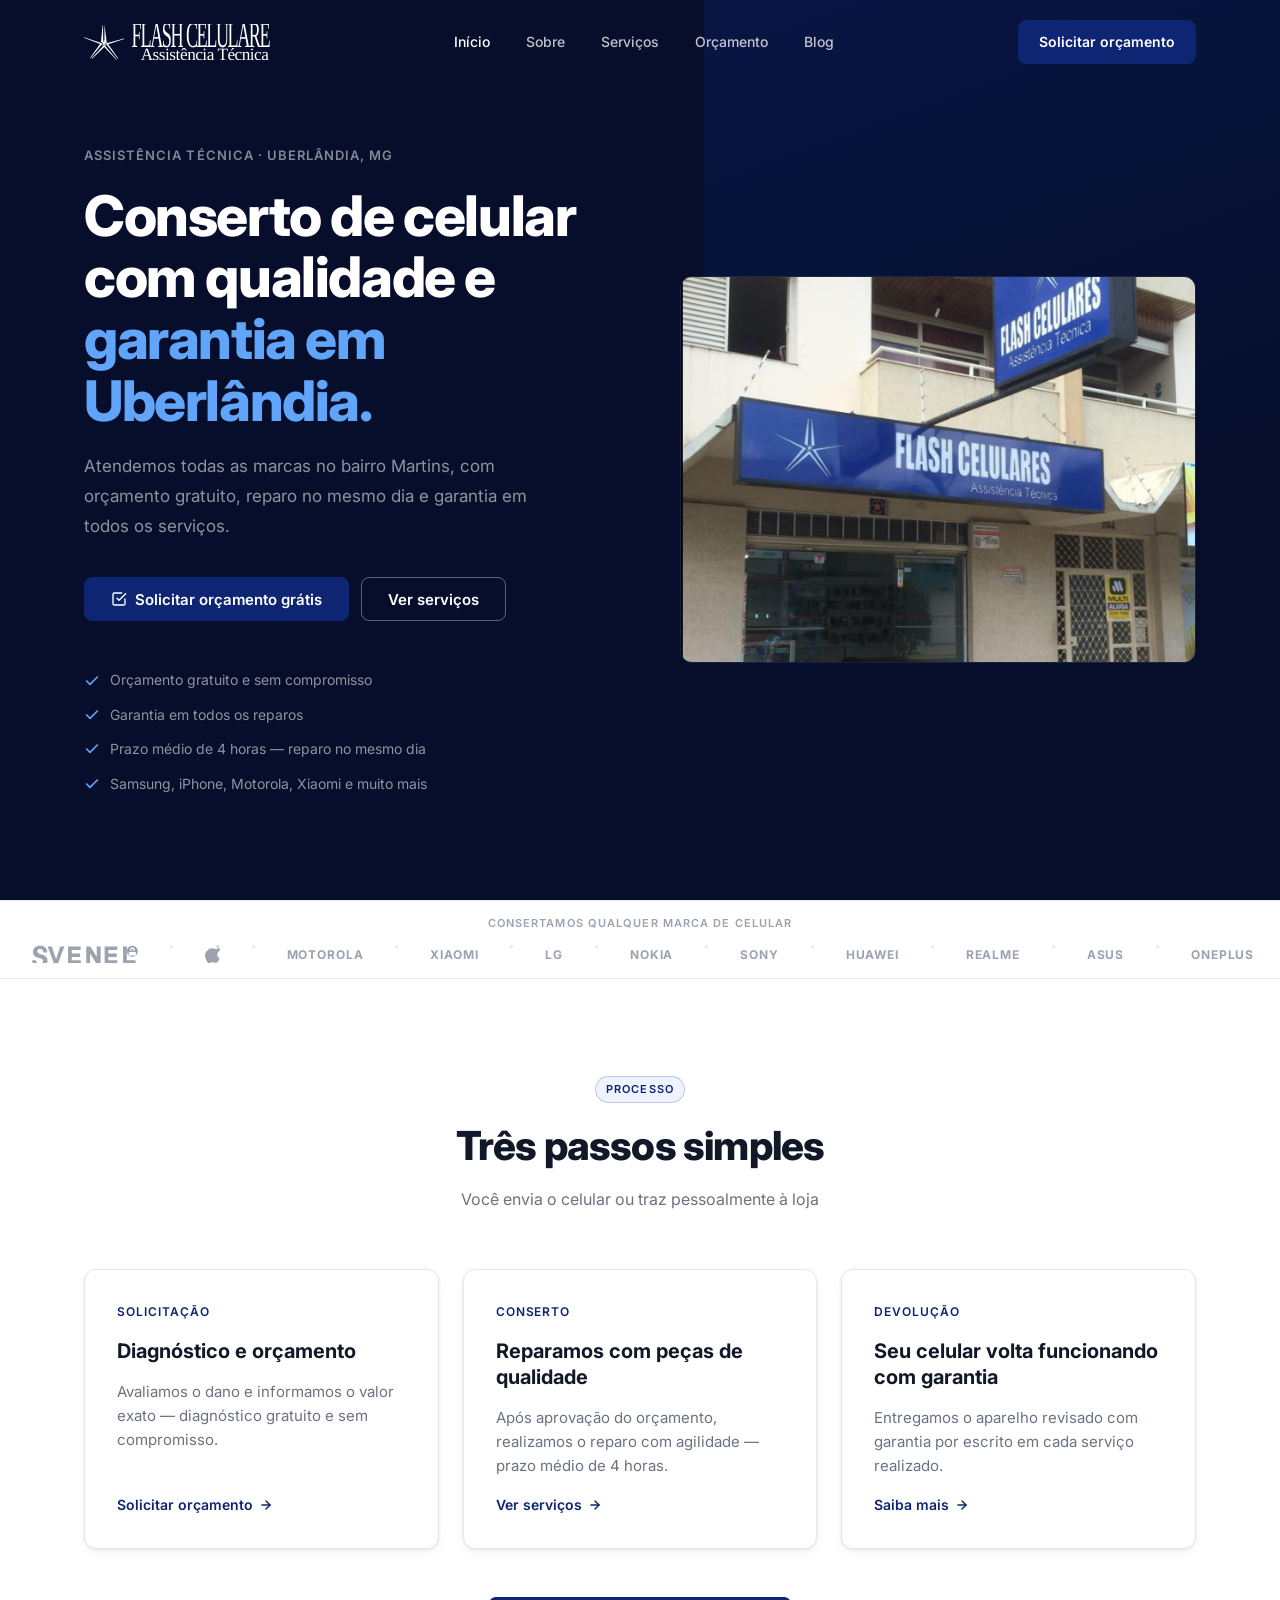
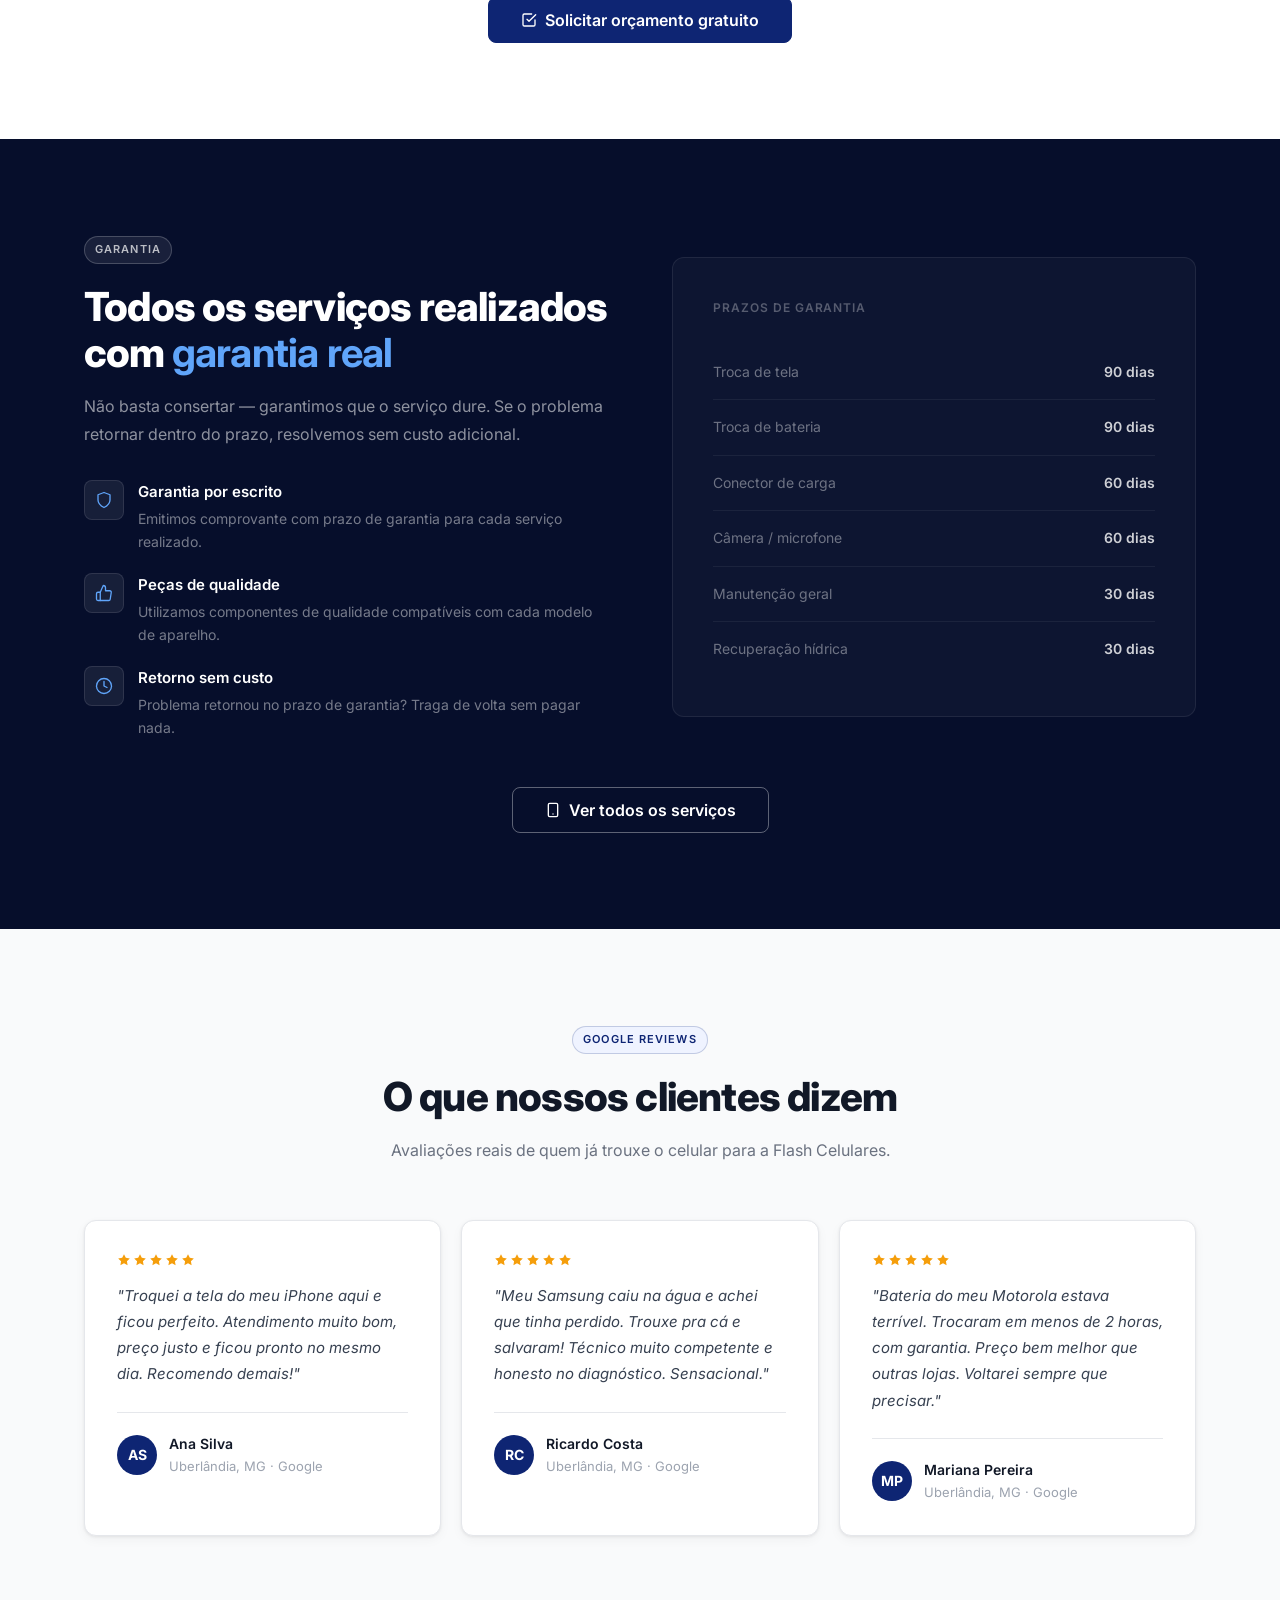
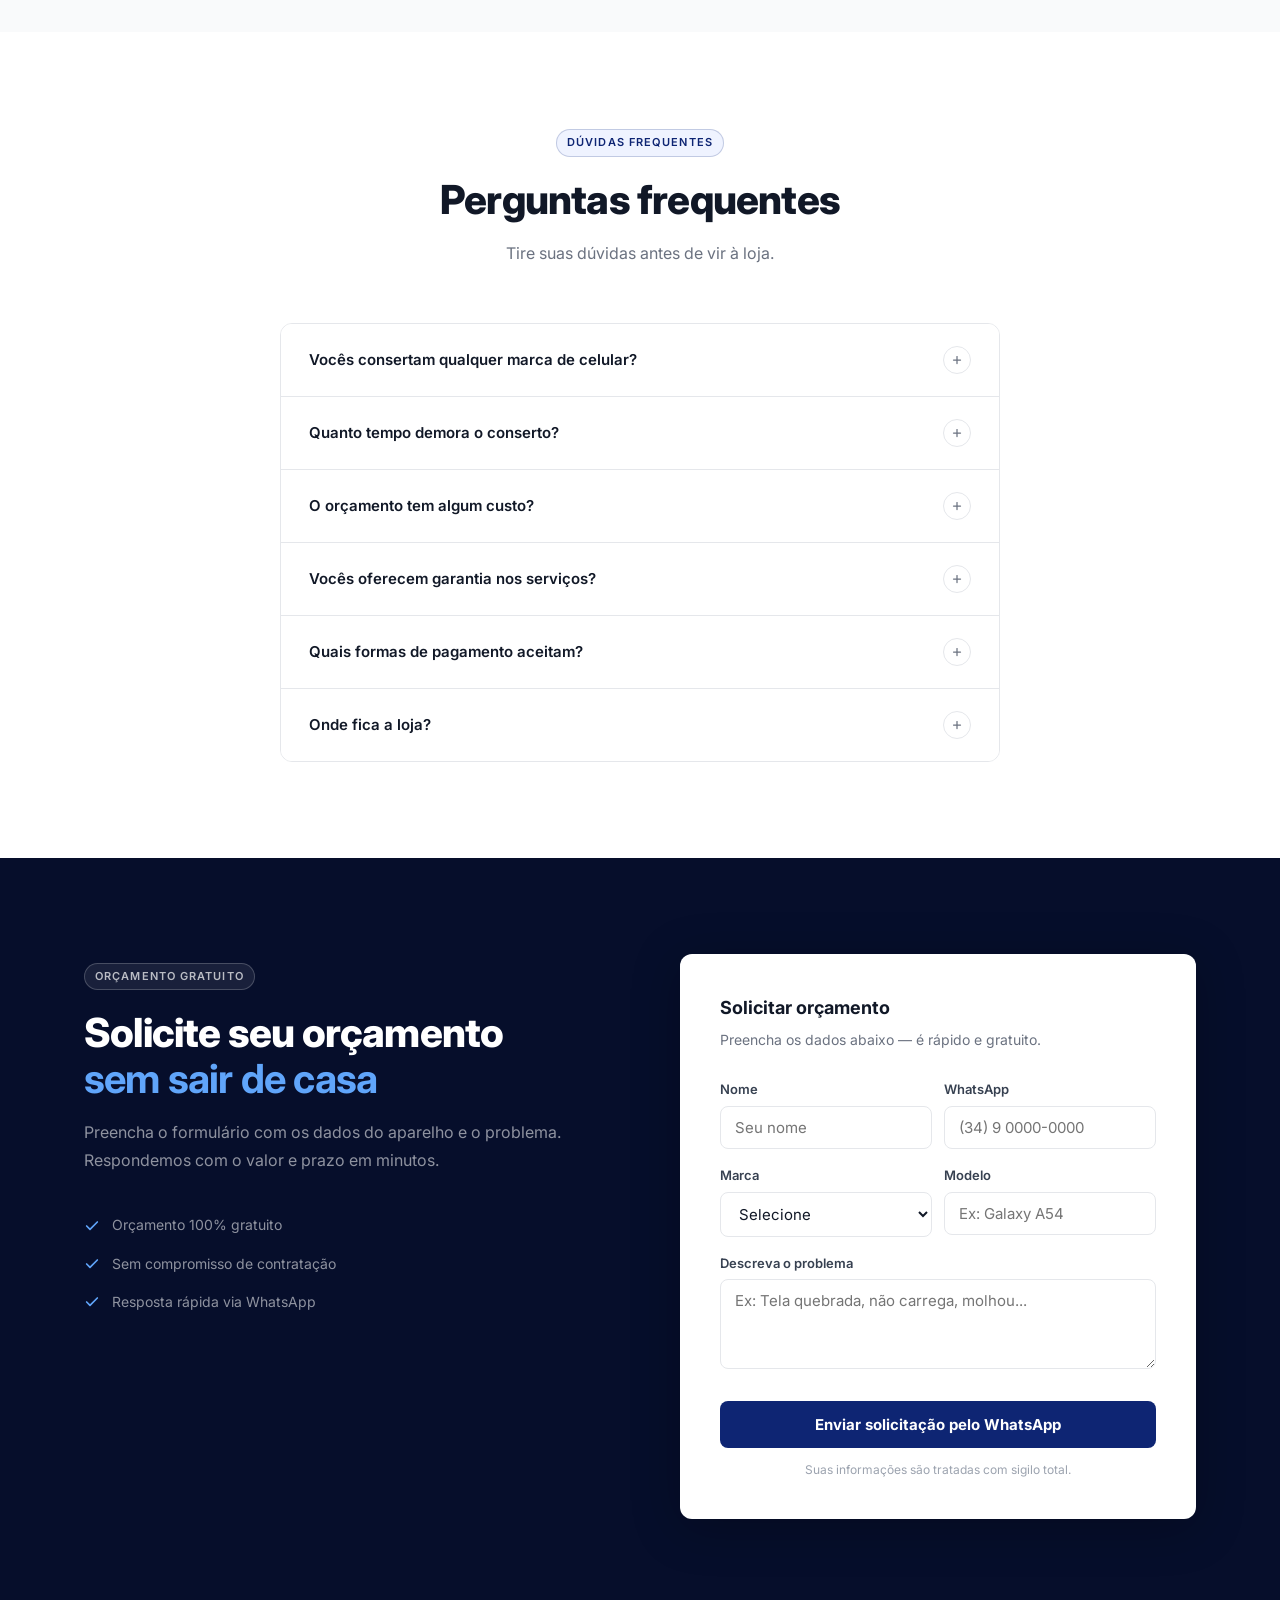
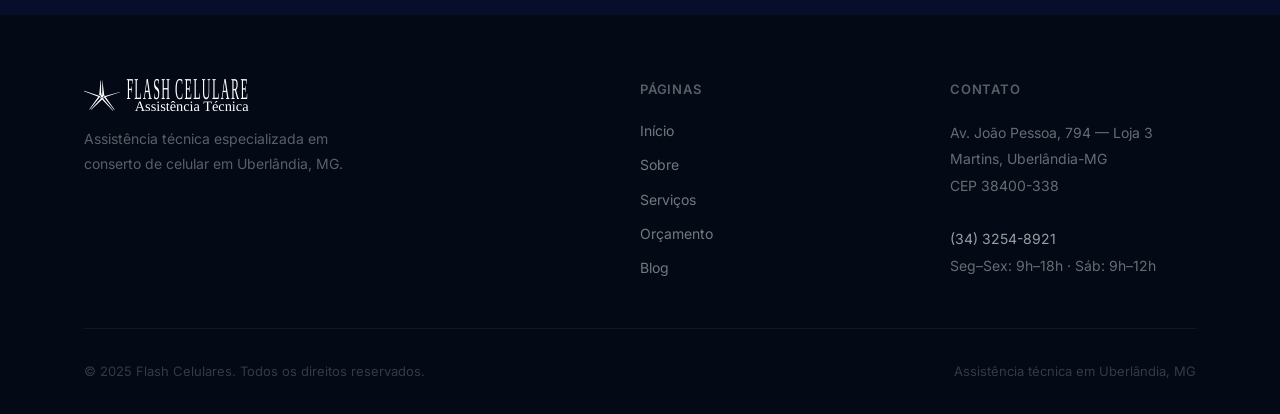
<file: index.html>
<!DOCTYPE html>
<html lang="pt-BR">
<head>
  <meta charset="UTF-8" />
  <meta name="viewport" content="width=device-width, initial-scale=1.0" />

  <title>Conserto de Celular em Uberlândia — Flash Celulares</title>
  <meta name="description" content="Conserto de celular em Uberlândia com garantia e rapidez. Troca de tela, bateria e conector para Samsung, iPhone, Motorola e mais. Orçamento grátis. (34) 3254-8921." />
  <link rel="canonical" href="https://flashcelulares.com.br/" />
  <meta name="robots" content="index, follow" />

  <meta property="og:type"        content="website" />
  <meta property="og:title"       content="Conserto de Celular em Uberlândia — Flash Celulares" />
  <meta property="og:description" content="Assistência técnica especializada em Uberlândia, MG. Orçamento grátis, reparo no mesmo dia e garantia em todos os serviços." />
  <meta property="og:url"         content="https://flashcelulares.com.br/" />
  <meta property="og:image"       content="https://flashcelulares.com.br/og-image.jpg" />

  <link rel="icon" type="image/svg+xml" href="../logo_flash_celulares_azul.svg" />

  <link rel="preconnect" href="https://fonts.googleapis.com" />
  <link rel="preconnect" href="https://fonts.gstatic.com" crossorigin />
  <link href="https://fonts.googleapis.com/css2?family=Inter:wght@300;400;500;600;700;800&display=swap" rel="stylesheet" />
  <link rel="stylesheet" href="assets/style.css" />

  <script type="application/ld+json">
  {
    "@context": "https://schema.org",
    "@type": "ElectronicsStore",
    "@id": "https://flashcelulares.com.br/#localbusiness",
    "name": "Flash Celulares",
    "alternateName": "Flash Celulares Assistência Técnica",
    "description": "Assistência técnica especializada em conserto de celular em Uberlândia, MG.",
    "logo": "https://flashcelulares.com.br/logo_flash_celulares_azul.svg",
    "url": "https://flashcelulares.com.br",
    "telephone": "+553432548921",
    "priceRange": "$$",
    "address": {
      "@type": "PostalAddress",
      "streetAddress": "Av. João Pessoa, 794 - Loja 3",
      "addressLocality": "Uberlândia",
      "addressRegion": "MG",
      "postalCode": "38400-338",
      "addressCountry": "BR"
    },
    "geo": { "@type": "GeoCoordinates", "latitude": -18.9146, "longitude": -48.2818 },
    "openingHoursSpecification": [
      { "@type": "OpeningHoursSpecification", "dayOfWeek": ["Monday","Tuesday","Wednesday","Thursday","Friday"], "opens": "09:00", "closes": "18:00" },
      { "@type": "OpeningHoursSpecification", "dayOfWeek": "Saturday", "opens": "09:00", "closes": "12:00" }
    ],
    "areaServed": { "@type": "City", "name": "Uberlândia" },
    "paymentAccepted": "Dinheiro, Cartão de Débito, Cartão de Crédito, Pix",
    "currenciesAccepted": "BRL"
  }
  </script>

  <script type="application/ld+json">
  {
    "@context": "https://schema.org",
    "@type": "FAQPage",
    "mainEntity": [
      { "@type": "Question", "name": "Vocês consertam qualquer marca de celular?", "acceptedAnswer": { "@type": "Answer", "text": "Sim. Consertamos Samsung, iPhone, Motorola, Xiaomi, LG, Nokia, Sony, Huawei, Realme, ASUS, OnePlus, Positivo e outras marcas em Uberlândia." } },
      { "@type": "Question", "name": "Quanto tempo demora o conserto?", "acceptedAnswer": { "@type": "Answer", "text": "A maioria dos reparos é realizada no mesmo dia, com prazo médio de 4 horas. Serviços complexos podem levar até 48 horas." } },
      { "@type": "Question", "name": "O orçamento tem algum custo?", "acceptedAnswer": { "@type": "Answer", "text": "Não. Diagnóstico e orçamento são gratuitos e sem compromisso." } },
      { "@type": "Question", "name": "Vocês oferecem garantia?", "acceptedAnswer": { "@type": "Answer", "text": "Sim. Todos os serviços possuem garantia. Trabalhamos com peças de qualidade." } },
      { "@type": "Question", "name": "Vocês atendem toda Uberlândia?", "acceptedAnswer": { "@type": "Answer", "text": "Sim. Nossa loja fica na Av. João Pessoa, 794 – Loja 3, bairro Martins, Uberlândia-MG." } },
      { "@type": "Question", "name": "Quais formas de pagamento aceitam?", "acceptedAnswer": { "@type": "Answer", "text": "Aceitamos dinheiro, cartão de débito, cartão de crédito e Pix." } }
    ]
  }
  </script>
</head>
<body>

  <!-- FAB WhatsApp -->
  <a href="https://wa.me/553432548921" target="_blank" rel="noopener noreferrer" class="fab" id="fab" aria-label="Falar no WhatsApp">
    <svg width="18" height="18" viewBox="0 0 24 24" fill="currentColor" aria-hidden="true"><path d="M17.472 14.382c-.297-.149-1.758-.867-2.03-.967-.273-.099-.471-.148-.67.15-.197.297-.767.966-.94 1.164-.173.199-.347.223-.644.075-.297-.15-1.255-.463-2.39-1.475-.883-.788-1.48-1.761-1.653-2.059-.173-.297-.018-.458.13-.606.134-.133.298-.347.446-.52.149-.174.198-.298.298-.497.099-.198.05-.371-.025-.52-.075-.149-.669-1.612-.916-2.207-.242-.579-.487-.5-.669-.51-.173-.008-.371-.01-.57-.01-.198 0-.52.074-.792.372-.272.297-1.04 1.016-1.04 2.479 0 1.462 1.065 2.875 1.213 3.074.149.198 2.096 3.2 5.077 4.487.709.306 1.262.489 1.694.625.712.227 1.36.195 1.871.118.571-.085 1.758-.719 2.006-1.413.248-.694.248-1.289.173-1.413-.074-.124-.272-.198-.57-.347m-5.421 7.403h-.004a9.87 9.87 0 01-5.031-1.378l-.361-.214-3.741.982.998-3.648-.235-.374a9.86 9.86 0 01-1.51-5.26c.001-5.45 4.436-9.884 9.888-9.884 2.64 0 5.122 1.03 6.988 2.898a9.825 9.825 0 012.893 6.994c-.003 5.45-4.437 9.884-9.885 9.884m8.413-18.297A11.815 11.815 0 0012.05 0C5.495 0 .16 5.335.157 11.892c0 2.096.547 4.142 1.588 5.945L.057 24l6.305-1.654a11.882 11.882 0 005.683 1.448h.005c6.554 0 11.89-5.335 11.893-11.893a11.821 11.821 0 00-3.48-8.413z"/></svg>
    WhatsApp
  </a>

  <!-- MOBILE NAV -->
  <div class="mobile-nav" id="mobileNav" role="dialog" aria-modal="true" aria-label="Menu">
    <a href="index.html"    class="mobile-nav__link" onclick="closeNav()">Início</a>
    <a href="sobre.html"    class="mobile-nav__link" onclick="closeNav()">Sobre</a>
    <a href="servicos.html" class="mobile-nav__link" onclick="closeNav()">Serviços</a>
    <a href="orcamento.html" class="mobile-nav__link" onclick="closeNav()">Orçamento</a>
    <a href="blog/index.html" class="mobile-nav__link" onclick="closeNav()">Blog</a>
  </div>

  <!-- HEADER -->
  <header class="header" id="header">
    <div class="wrap">
      <div class="header__inner">
        <a href="index.html" aria-label="Flash Celulares — início">
          <img src="../logo_flash_celulares_branco.svg" alt="Flash Celulares" class="header__logo" width="148" height="36" />
        </a>
        <nav class="nav" aria-label="Principal">
          <a href="index.html"     class="nav__link active">Início</a>
          <a href="sobre.html"     class="nav__link">Sobre</a>
          <a href="servicos.html"  class="nav__link">Serviços</a>
          <a href="orcamento.html" class="nav__link">Orçamento</a>
          <a href="blog/index.html" class="nav__link">Blog</a>
        </nav>
        <div class="header__actions">
          <a href="orcamento.html" class="btn btn-primary" style="padding:10px 20px;font-size:.875rem;">Solicitar orçamento</a>
        </div>
        <button class="hamburger" id="hamburger" aria-label="Abrir menu" aria-expanded="false">
          <span></span><span></span><span></span>
        </button>
      </div>
    </div>
  </header>

  <main>

    <!-- HERO -->
    <section class="hero" aria-labelledby="hero-title">
      <div class="wrap">
        <div class="hero__inner">
          <div>
            <p class="hero__eyebrow">Assistência Técnica · Uberlândia, MG</p>
            <h1 class="hero__title" id="hero-title">
              Conserto de celular<br>com qualidade e<br><strong>garantia em Uberlândia.</strong>
            </h1>
            <p class="hero__subtitle">
              Atendemos todas as marcas no bairro Martins, com orçamento gratuito,
              reparo no mesmo dia e garantia em todos os serviços.
            </p>
            <div class="hero__actions">
              <a href="orcamento.html" class="btn btn-primary">
                <svg width="16" height="16" viewBox="0 0 24 24" fill="none" stroke="currentColor" stroke-width="2" stroke-linecap="round" stroke-linejoin="round" aria-hidden="true"><path d="M9 11l3 3L22 4"/><path d="M21 12v7a2 2 0 01-2 2H5a2 2 0 01-2-2V5a2 2 0 012-2h11"/></svg>
                Solicitar orçamento grátis
              </a>
              <a href="servicos.html" class="btn btn-outline-light">Ver serviços</a>
            </div>
            <div class="hero__trust">
              <div class="hero__trust-item">
                <svg width="16" height="16" viewBox="0 0 24 24" fill="none" stroke="currentColor" stroke-width="2.5" stroke-linecap="round" stroke-linejoin="round" aria-hidden="true"><polyline points="20 6 9 17 4 12"/></svg>
                Orçamento gratuito e sem compromisso
              </div>
              <div class="hero__trust-item">
                <svg width="16" height="16" viewBox="0 0 24 24" fill="none" stroke="currentColor" stroke-width="2.5" stroke-linecap="round" stroke-linejoin="round" aria-hidden="true"><polyline points="20 6 9 17 4 12"/></svg>
                Garantia em todos os reparos
              </div>
              <div class="hero__trust-item">
                <svg width="16" height="16" viewBox="0 0 24 24" fill="none" stroke="currentColor" stroke-width="2.5" stroke-linecap="round" stroke-linejoin="round" aria-hidden="true"><polyline points="20 6 9 17 4 12"/></svg>
                Prazo médio de 4 horas — reparo no mesmo dia
              </div>
              <div class="hero__trust-item">
                <svg width="16" height="16" viewBox="0 0 24 24" fill="none" stroke="currentColor" stroke-width="2.5" stroke-linecap="round" stroke-linejoin="round" aria-hidden="true"><polyline points="20 6 9 17 4 12"/></svg>
                Samsung, iPhone, Motorola, Xiaomi e muito mais
              </div>
            </div>
          </div>

          <div class="hero__img-wrap">
            <img
              src="hero-loja.jpg"
              alt="Fachada da Flash Celulares — Av. João Pessoa, 794, Loja 3, Martins, Uberlândia"
              class="hero__img"
              width="640" height="480"
              loading="eager"
            />
          </div>
        </div>
      </div>
    </section>

    <!-- TICKER — Marcas atendidas -->
    <div class="ticker" aria-label="Marcas de celular atendidas">
      <p class="ticker__label">Consertamos qualquer marca de celular</p>
      <div class="ticker__wrap">
        <div class="ticker__track" aria-hidden="true">
          <div class="ticker__item"><svg class="ticker__logo" viewBox="0 0 1119 190" xmlns="http://www.w3.org/2000/svg"><path d="M114.4 66.7c0-16.2-10.9-26.6-28.6-26.6-17.7 0-30.1 10.9-30.1 26.6 0 13.1 8.7 22.4 27.3 27.3l19.9 5.4c41.1 11.3 60.8 32.2 60.8 64.5 0 41.3-32.8 68.8-80.3 68.8-49.3 0-81.5-27.7-82.4-70.7h39.3c1.3 21.4 16.8 34.2 43.2 34.2 20.3 0 33.9-10.4 33.9-27.3 0-14.3-9.9-23.2-30.9-28.5L67 135.1c-37.5-9.9-56.6-31.3-56.6-62.1 0-37.5 30.9-64.4 74.6-64.4 46.8 0 75.5 26.5 76 69.5l-38.3.3c-.9-18.5-14.3-11.7-8.3-11.7zM298.1 15h43.2l-68.3 183.2h-39.6L165.1 15h44.5l44.5 135.2zm82.7 0h133v36.5H420v37.7h88.4v36.5H420v36.5h94.8V198H380.8zm191.7 0h43.2l68 109.2V15h40.7v183.2h-43.3L612.2 89.1v109.1h-39.7zm194.4 0h133v36.5H806v37.7h88.4v36.5H806v36.5h94.8V198H766.9zm194.4 183.2V15h39.7v147h92V198z"/><path d="M1059.5 8.5c32.2 0 58.4 26.2 58.4 58.4s-26.2 58.4-58.4 58.4-58.4-26.2-58.4-58.4 26.2-58.4 58.4-58.4zm-22.9 52.4h13.9v-13.8c0-5 4.1-9.1 9.1-9.1s9.1 4.1 9.1 9.1v13.8h13.9v-13.8c0-12.7-10.3-23-23-23s-23 10.3-23 23zm-13.9 13.8v35.9h73.6V74.7z"/></svg></div>
          <span class="ticker__sep"></span>
          <div class="ticker__item"><svg class="ticker__logo" viewBox="0 0 814 1000" xmlns="http://www.w3.org/2000/svg"><path d="M788.1 340.9c-5.8 4.5-108.2 62.2-108.2 190.5 0 148.4 130.3 200.9 134.2 202.2-.6 3.2-20.7 71.9-68.7 141.9-42.8 61.6-87.5 123.1-155.5 123.1s-85.5-39.5-164-39.5c-76 0-103.7 40.8-165.9 40.8s-105-32.5-150.6-86.2S0 610.7 0 570.6c0-204.3 221.1-396.6 391.1-396.6 101.2 0 179.9 50.9 242.1 50.9 58.6 0 150.6-55.7 217.6-55.7zm-158-200.3c0-29.7 20.9-62.5 53.2-85.8 32.2-23.3 66.5-32.9 96.3-36.2-.3 35.4-16.8 69-49.5 95.8s-63.9 39.5-100 39.5z"/></svg></div>
          <span class="ticker__sep"></span>
          <div class="ticker__item"><span class="ticker__brand">Motorola</span></div>
          <span class="ticker__sep"></span>
          <div class="ticker__item"><span class="ticker__brand">Xiaomi</span></div>
          <span class="ticker__sep"></span>
          <div class="ticker__item"><span class="ticker__brand">LG</span></div>
          <span class="ticker__sep"></span>
          <div class="ticker__item"><span class="ticker__brand">Nokia</span></div>
          <span class="ticker__sep"></span>
          <div class="ticker__item"><span class="ticker__brand">Sony</span></div>
          <span class="ticker__sep"></span>
          <div class="ticker__item"><span class="ticker__brand">Huawei</span></div>
          <span class="ticker__sep"></span>
          <div class="ticker__item"><span class="ticker__brand">Realme</span></div>
          <span class="ticker__sep"></span>
          <div class="ticker__item"><span class="ticker__brand">ASUS</span></div>
          <span class="ticker__sep"></span>
          <div class="ticker__item"><span class="ticker__brand">OnePlus</span></div>
          <span class="ticker__sep"></span>
          <div class="ticker__item"><span class="ticker__brand">Positivo</span></div>
          <span class="ticker__sep"></span>
          <!-- Duplicado para loop contínuo -->
          <div class="ticker__item"><svg class="ticker__logo" viewBox="0 0 1119 190" xmlns="http://www.w3.org/2000/svg"><path d="M114.4 66.7c0-16.2-10.9-26.6-28.6-26.6-17.7 0-30.1 10.9-30.1 26.6 0 13.1 8.7 22.4 27.3 27.3l19.9 5.4c41.1 11.3 60.8 32.2 60.8 64.5 0 41.3-32.8 68.8-80.3 68.8-49.3 0-81.5-27.7-82.4-70.7h39.3c1.3 21.4 16.8 34.2 43.2 34.2 20.3 0 33.9-10.4 33.9-27.3 0-14.3-9.9-23.2-30.9-28.5L67 135.1c-37.5-9.9-56.6-31.3-56.6-62.1 0-37.5 30.9-64.4 74.6-64.4 46.8 0 75.5 26.5 76 69.5l-38.3.3c-.9-18.5-14.3-11.7-8.3-11.7zM298.1 15h43.2l-68.3 183.2h-39.6L165.1 15h44.5l44.5 135.2zm82.7 0h133v36.5H420v37.7h88.4v36.5H420v36.5h94.8V198H380.8zm191.7 0h43.2l68 109.2V15h40.7v183.2h-43.3L612.2 89.1v109.1h-39.7zm194.4 0h133v36.5H806v37.7h88.4v36.5H806v36.5h94.8V198H766.9zm194.4 183.2V15h39.7v147h92V198z"/><path d="M1059.5 8.5c32.2 0 58.4 26.2 58.4 58.4s-26.2 58.4-58.4 58.4-58.4-26.2-58.4-58.4 26.2-58.4 58.4-58.4zm-22.9 52.4h13.9v-13.8c0-5 4.1-9.1 9.1-9.1s9.1 4.1 9.1 9.1v13.8h13.9v-13.8c0-12.7-10.3-23-23-23s-23 10.3-23 23zm-13.9 13.8v35.9h73.6V74.7z"/></svg></div>
          <span class="ticker__sep"></span>
          <div class="ticker__item"><svg class="ticker__logo" viewBox="0 0 814 1000" xmlns="http://www.w3.org/2000/svg"><path d="M788.1 340.9c-5.8 4.5-108.2 62.2-108.2 190.5 0 148.4 130.3 200.9 134.2 202.2-.6 3.2-20.7 71.9-68.7 141.9-42.8 61.6-87.5 123.1-155.5 123.1s-85.5-39.5-164-39.5c-76 0-103.7 40.8-165.9 40.8s-105-32.5-150.6-86.2S0 610.7 0 570.6c0-204.3 221.1-396.6 391.1-396.6 101.2 0 179.9 50.9 242.1 50.9 58.6 0 150.6-55.7 217.6-55.7zm-158-200.3c0-29.7 20.9-62.5 53.2-85.8 32.2-23.3 66.5-32.9 96.3-36.2-.3 35.4-16.8 69-49.5 95.8s-63.9 39.5-100 39.5z"/></svg></div>
          <span class="ticker__sep"></span>
          <div class="ticker__item"><span class="ticker__brand">Motorola</span></div>
          <span class="ticker__sep"></span>
          <div class="ticker__item"><span class="ticker__brand">Xiaomi</span></div>
          <span class="ticker__sep"></span>
          <div class="ticker__item"><span class="ticker__brand">LG</span></div>
          <span class="ticker__sep"></span>
          <div class="ticker__item"><span class="ticker__brand">Nokia</span></div>
          <span class="ticker__sep"></span>
          <div class="ticker__item"><span class="ticker__brand">Sony</span></div>
          <span class="ticker__sep"></span>
          <div class="ticker__item"><span class="ticker__brand">Huawei</span></div>
          <span class="ticker__sep"></span>
          <div class="ticker__item"><span class="ticker__brand">Realme</span></div>
          <span class="ticker__sep"></span>
          <div class="ticker__item"><span class="ticker__brand">ASUS</span></div>
          <span class="ticker__sep"></span>
          <div class="ticker__item"><span class="ticker__brand">OnePlus</span></div>
          <span class="ticker__sep"></span>
          <div class="ticker__item"><span class="ticker__brand">Positivo</span></div>
          <span class="ticker__sep"></span>
        </div>
      </div>
    </div>

    <!-- COMO FUNCIONA -->
    <section class="section" aria-labelledby="process-title">
      <div class="wrap">
        <div class="sec-head sec-head--center reveal">
          <span class="label-tag">Processo</span>
          <h2 class="sec-head__title" id="process-title">Três passos simples</h2>
          <p class="sec-head__sub">Você envia o celular ou traz pessoalmente à loja</p>
        </div>
        <div style="display:grid;grid-template-columns:repeat(3,1fr);gap:24px;margin-top:48px;" class="process-cards">
          <div class="diff-card reveal d1" style="border:1px solid var(--gray-200);background:#fff;padding:32px;display:flex;flex-direction:column;gap:16px;">
            <p style="font-size:.75rem;font-weight:600;letter-spacing:.08em;text-transform:uppercase;color:var(--blue);margin:0;">Solicitação</p>
            <h3 style="font-size:1.25rem;font-weight:700;color:var(--gray-900);margin:0;line-height:1.3;">Diagnóstico e orçamento</h3>
            <p style="font-size:.9375rem;color:var(--gray-500);margin:0;flex:1;">Avaliamos o dano e informamos o valor exato — diagnóstico gratuito e sem compromisso.</p>
            <a href="orcamento.html" style="display:inline-flex;align-items:center;gap:6px;font-size:.875rem;font-weight:600;color:var(--blue);text-decoration:none;">
              Solicitar orçamento
              <svg width="14" height="14" viewBox="0 0 24 24" fill="none" stroke="currentColor" stroke-width="2.5" stroke-linecap="round" stroke-linejoin="round" aria-hidden="true"><line x1="5" y1="12" x2="19" y2="12"/><polyline points="12 5 19 12 12 19"/></svg>
            </a>
          </div>
          <div class="diff-card reveal d2" style="border:1px solid var(--gray-200);background:#fff;padding:32px;display:flex;flex-direction:column;gap:16px;">
            <p style="font-size:.75rem;font-weight:600;letter-spacing:.08em;text-transform:uppercase;color:var(--blue);margin:0;">Conserto</p>
            <h3 style="font-size:1.25rem;font-weight:700;color:var(--gray-900);margin:0;line-height:1.3;">Reparamos com peças de qualidade</h3>
            <p style="font-size:.9375rem;color:var(--gray-500);margin:0;flex:1;">Após aprovação do orçamento, realizamos o reparo com agilidade — prazo médio de 4 horas.</p>
            <a href="servicos.html" style="display:inline-flex;align-items:center;gap:6px;font-size:.875rem;font-weight:600;color:var(--blue);text-decoration:none;">
              Ver serviços
              <svg width="14" height="14" viewBox="0 0 24 24" fill="none" stroke="currentColor" stroke-width="2.5" stroke-linecap="round" stroke-linejoin="round" aria-hidden="true"><line x1="5" y1="12" x2="19" y2="12"/><polyline points="12 5 19 12 12 19"/></svg>
            </a>
          </div>
          <div class="diff-card reveal d3" style="border:1px solid var(--gray-200);background:#fff;padding:32px;display:flex;flex-direction:column;gap:16px;">
            <p style="font-size:.75rem;font-weight:600;letter-spacing:.08em;text-transform:uppercase;color:var(--blue);margin:0;">Devolução</p>
            <h3 style="font-size:1.25rem;font-weight:700;color:var(--gray-900);margin:0;line-height:1.3;">Seu celular volta funcionando com garantia</h3>
            <p style="font-size:.9375rem;color:var(--gray-500);margin:0;flex:1;">Entregamos o aparelho revisado com garantia por escrito em cada serviço realizado.</p>
            <a href="sobre.html" style="display:inline-flex;align-items:center;gap:6px;font-size:.875rem;font-weight:600;color:var(--blue);text-decoration:none;">
              Saiba mais
              <svg width="14" height="14" viewBox="0 0 24 24" fill="none" stroke="currentColor" stroke-width="2.5" stroke-linecap="round" stroke-linejoin="round" aria-hidden="true"><line x1="5" y1="12" x2="19" y2="12"/><polyline points="12 5 19 12 12 19"/></svg>
            </a>
          </div>
        </div>
        <div style="margin-top:48px;text-align:center;" class="reveal">
          <a href="orcamento.html" class="btn btn-primary" style="padding:14px 32px;font-size:1rem;">
            <svg width="16" height="16" viewBox="0 0 24 24" fill="none" stroke="currentColor" stroke-width="2" stroke-linecap="round" stroke-linejoin="round" aria-hidden="true"><path d="M9 11l3 3L22 4"/><path d="M21 12v7a2 2 0 01-2 2H5a2 2 0 01-2-2V5a2 2 0 012-2h11"/></svg>
            Solicitar orçamento gratuito
          </a>
        </div>
      </div>
    </section>

    <!-- GARANTIA (Feature) -->
    <section class="section section--dark" aria-labelledby="garantia-title">
      <div class="wrap">
        <div class="feature__grid">
          <div class="reveal">
            <span class="label-tag label-tag--light">Garantia</span>
            <h2 class="sec-head__title sec-head__title--light" id="garantia-title">
              Todos os serviços realizados<br>com <strong style="color:#60A5FA;">garantia real</strong>
            </h2>
            <p class="sec-head__sub sec-head__sub--light">
              Não basta consertar — garantimos que o serviço dure. Se o problema retornar dentro do prazo, resolvemos sem custo adicional.
            </p>
            <div class="feature__list">
              <div class="feature__item">
                <div class="feature__icon" aria-hidden="true">
                  <svg width="18" height="18" viewBox="0 0 24 24" fill="none" stroke="currentColor" stroke-width="1.75" stroke-linecap="round" stroke-linejoin="round"><path d="M12 22s8-4 8-10V5l-8-3-8 3v7c0 6 8 10 8 10z"/></svg>
                </div>
                <div>
                  <p class="feature__item-title">Garantia por escrito</p>
                  <p class="feature__item-text">Emitimos comprovante com prazo de garantia para cada serviço realizado.</p>
                </div>
              </div>
              <div class="feature__item">
                <div class="feature__icon" aria-hidden="true">
                  <svg width="18" height="18" viewBox="0 0 24 24" fill="none" stroke="currentColor" stroke-width="1.75" stroke-linecap="round" stroke-linejoin="round"><path d="M14 9V5a3 3 0 00-3-3l-4 9v11h11.28a2 2 0 002-1.7l1.38-9a2 2 0 00-2-2.3H14z"/><path d="M7 22H4a2 2 0 01-2-2v-7a2 2 0 012-2h3"/></svg>
                </div>
                <div>
                  <p class="feature__item-title">Peças de qualidade</p>
                  <p class="feature__item-text">Utilizamos componentes de qualidade compatíveis com cada modelo de aparelho.</p>
                </div>
              </div>
              <div class="feature__item">
                <div class="feature__icon" aria-hidden="true">
                  <svg width="18" height="18" viewBox="0 0 24 24" fill="none" stroke="currentColor" stroke-width="1.75" stroke-linecap="round" stroke-linejoin="round"><circle cx="12" cy="12" r="10"/><polyline points="12 6 12 12 16 14"/></svg>
                </div>
                <div>
                  <p class="feature__item-title">Retorno sem custo</p>
                  <p class="feature__item-text">Problema retornou no prazo de garantia? Traga de volta sem pagar nada.</p>
                </div>
              </div>
            </div>
          </div>

          <div class="feature__visual reveal d2">
            <p class="feature__visual-label">Prazos de garantia</p>
            <div class="feature__visual-rows">
              <div class="feature__visual-row"><span>Troca de tela</span><span>90 dias</span></div>
              <div class="feature__visual-row"><span>Troca de bateria</span><span>90 dias</span></div>
              <div class="feature__visual-row"><span>Conector de carga</span><span>60 dias</span></div>
              <div class="feature__visual-row"><span>Câmera / microfone</span><span>60 dias</span></div>
              <div class="feature__visual-row"><span>Manutenção geral</span><span>30 dias</span></div>
              <div class="feature__visual-row"><span>Recuperação hídrica</span><span>30 dias</span></div>
            </div>
          </div>
        </div>
        <div style="margin-top:48px;text-align:center;" class="reveal">
          <a href="servicos.html" class="btn btn-outline-light" style="padding:14px 32px;font-size:1rem;">
            <svg width="16" height="16" viewBox="0 0 24 24" fill="none" stroke="currentColor" stroke-width="2" stroke-linecap="round" stroke-linejoin="round" aria-hidden="true"><rect x="5" y="2" width="14" height="20" rx="2"/><line x1="12" y1="18" x2="12.01" y2="18"/></svg>
            Ver todos os serviços
          </a>
        </div>
      </div>
    </section>

    <!-- AVALIAÇÕES -->
    <section class="section section--gray" aria-labelledby="testi-title">
      <div class="wrap">
        <div class="sec-head sec-head--center reveal">
          <span class="label-tag">Google Reviews</span>
          <h2 class="sec-head__title" id="testi-title">O que nossos clientes dizem</h2>
          <p class="sec-head__sub">Avaliações reais de quem já trouxe o celular para a Flash Celulares.</p>
        </div>
        <div class="testi-grid">
          <article class="testi-card reveal d1">
            <div class="testi-stars" aria-label="5 estrelas">
              <svg width="14" height="14" viewBox="0 0 24 24" fill="currentColor" aria-hidden="true"><polygon points="12 2 15.09 8.26 22 9.27 17 14.14 18.18 21.02 12 17.77 5.82 21.02 7 14.14 2 9.27 8.91 8.26 12 2"/></svg>
              <svg width="14" height="14" viewBox="0 0 24 24" fill="currentColor" aria-hidden="true"><polygon points="12 2 15.09 8.26 22 9.27 17 14.14 18.18 21.02 12 17.77 5.82 21.02 7 14.14 2 9.27 8.91 8.26 12 2"/></svg>
              <svg width="14" height="14" viewBox="0 0 24 24" fill="currentColor" aria-hidden="true"><polygon points="12 2 15.09 8.26 22 9.27 17 14.14 18.18 21.02 12 17.77 5.82 21.02 7 14.14 2 9.27 8.91 8.26 12 2"/></svg>
              <svg width="14" height="14" viewBox="0 0 24 24" fill="currentColor" aria-hidden="true"><polygon points="12 2 15.09 8.26 22 9.27 17 14.14 18.18 21.02 12 17.77 5.82 21.02 7 14.14 2 9.27 8.91 8.26 12 2"/></svg>
              <svg width="14" height="14" viewBox="0 0 24 24" fill="currentColor" aria-hidden="true"><polygon points="12 2 15.09 8.26 22 9.27 17 14.14 18.18 21.02 12 17.77 5.82 21.02 7 14.14 2 9.27 8.91 8.26 12 2"/></svg>
            </div>
            <p class="testi-text">"Troquei a tela do meu iPhone aqui e ficou perfeito. Atendimento muito bom, preço justo e ficou pronto no mesmo dia. Recomendo demais!"</p>
            <div class="testi-divider"></div>
            <div class="testi-author">
              <div class="testi-avatar" aria-hidden="true">AS</div>
              <div>
                <p class="testi-name">Ana Silva</p>
                <p class="testi-loc">Uberlândia, MG · Google</p>
              </div>
            </div>
          </article>

          <article class="testi-card reveal d2">
            <div class="testi-stars" aria-label="5 estrelas">
              <svg width="14" height="14" viewBox="0 0 24 24" fill="currentColor" aria-hidden="true"><polygon points="12 2 15.09 8.26 22 9.27 17 14.14 18.18 21.02 12 17.77 5.82 21.02 7 14.14 2 9.27 8.91 8.26 12 2"/></svg>
              <svg width="14" height="14" viewBox="0 0 24 24" fill="currentColor" aria-hidden="true"><polygon points="12 2 15.09 8.26 22 9.27 17 14.14 18.18 21.02 12 17.77 5.82 21.02 7 14.14 2 9.27 8.91 8.26 12 2"/></svg>
              <svg width="14" height="14" viewBox="0 0 24 24" fill="currentColor" aria-hidden="true"><polygon points="12 2 15.09 8.26 22 9.27 17 14.14 18.18 21.02 12 17.77 5.82 21.02 7 14.14 2 9.27 8.91 8.26 12 2"/></svg>
              <svg width="14" height="14" viewBox="0 0 24 24" fill="currentColor" aria-hidden="true"><polygon points="12 2 15.09 8.26 22 9.27 17 14.14 18.18 21.02 12 17.77 5.82 21.02 7 14.14 2 9.27 8.91 8.26 12 2"/></svg>
              <svg width="14" height="14" viewBox="0 0 24 24" fill="currentColor" aria-hidden="true"><polygon points="12 2 15.09 8.26 22 9.27 17 14.14 18.18 21.02 12 17.77 5.82 21.02 7 14.14 2 9.27 8.91 8.26 12 2"/></svg>
            </div>
            <p class="testi-text">"Meu Samsung caiu na água e achei que tinha perdido. Trouxe pra cá e salvaram! Técnico muito competente e honesto no diagnóstico. Sensacional."</p>
            <div class="testi-divider"></div>
            <div class="testi-author">
              <div class="testi-avatar" aria-hidden="true">RC</div>
              <div>
                <p class="testi-name">Ricardo Costa</p>
                <p class="testi-loc">Uberlândia, MG · Google</p>
              </div>
            </div>
          </article>

          <article class="testi-card reveal d3">
            <div class="testi-stars" aria-label="5 estrelas">
              <svg width="14" height="14" viewBox="0 0 24 24" fill="currentColor" aria-hidden="true"><polygon points="12 2 15.09 8.26 22 9.27 17 14.14 18.18 21.02 12 17.77 5.82 21.02 7 14.14 2 9.27 8.91 8.26 12 2"/></svg>
              <svg width="14" height="14" viewBox="0 0 24 24" fill="currentColor" aria-hidden="true"><polygon points="12 2 15.09 8.26 22 9.27 17 14.14 18.18 21.02 12 17.77 5.82 21.02 7 14.14 2 9.27 8.91 8.26 12 2"/></svg>
              <svg width="14" height="14" viewBox="0 0 24 24" fill="currentColor" aria-hidden="true"><polygon points="12 2 15.09 8.26 22 9.27 17 14.14 18.18 21.02 12 17.77 5.82 21.02 7 14.14 2 9.27 8.91 8.26 12 2"/></svg>
              <svg width="14" height="14" viewBox="0 0 24 24" fill="currentColor" aria-hidden="true"><polygon points="12 2 15.09 8.26 22 9.27 17 14.14 18.18 21.02 12 17.77 5.82 21.02 7 14.14 2 9.27 8.91 8.26 12 2"/></svg>
              <svg width="14" height="14" viewBox="0 0 24 24" fill="currentColor" aria-hidden="true"><polygon points="12 2 15.09 8.26 22 9.27 17 14.14 18.18 21.02 12 17.77 5.82 21.02 7 14.14 2 9.27 8.91 8.26 12 2"/></svg>
            </div>
            <p class="testi-text">"Bateria do meu Motorola estava terrível. Trocaram em menos de 2 horas, com garantia. Preço bem melhor que outras lojas. Voltarei sempre que precisar."</p>
            <div class="testi-divider"></div>
            <div class="testi-author">
              <div class="testi-avatar" aria-hidden="true">MP</div>
              <div>
                <p class="testi-name">Mariana Pereira</p>
                <p class="testi-loc">Uberlândia, MG · Google</p>
              </div>
            </div>
          </article>
        </div>
      </div>
    </section>

    <!-- FAQ -->
    <section class="section" aria-labelledby="faq-title">
      <div class="wrap">
        <div class="sec-head sec-head--center reveal">
          <span class="label-tag">Dúvidas frequentes</span>
          <h2 class="sec-head__title" id="faq-title">Perguntas frequentes</h2>
          <p class="sec-head__sub">Tire suas dúvidas antes de vir à loja.</p>
        </div>
        <div class="faq__list" role="list">
          <div class="faq__item" role="listitem">
            <button class="faq__q" aria-expanded="false">
              Vocês consertam qualquer marca de celular?
              <span class="faq__q-icon" aria-hidden="true"><svg width="12" height="12" viewBox="0 0 24 24" fill="none" stroke="currentColor" stroke-width="2.5" stroke-linecap="round"><line x1="12" y1="5" x2="12" y2="19"/><line x1="5" y1="12" x2="19" y2="12"/></svg></span>
            </button>
            <div class="faq__a"><p class="faq__a-body">Sim. Consertamos Samsung, iPhone, Motorola, Xiaomi, LG, Nokia, Sony, Huawei, Realme, ASUS, OnePlus, Positivo e outras marcas em Uberlândia.</p></div>
          </div>
          <div class="faq__item" role="listitem">
            <button class="faq__q" aria-expanded="false">
              Quanto tempo demora o conserto?
              <span class="faq__q-icon" aria-hidden="true"><svg width="12" height="12" viewBox="0 0 24 24" fill="none" stroke="currentColor" stroke-width="2.5" stroke-linecap="round"><line x1="12" y1="5" x2="12" y2="19"/><line x1="5" y1="12" x2="19" y2="12"/></svg></span>
            </button>
            <div class="faq__a"><p class="faq__a-body">A maioria dos reparos é realizada no mesmo dia, com prazo médio de 4 horas. Serviços mais complexos podem levar até 48 horas.</p></div>
          </div>
          <div class="faq__item" role="listitem">
            <button class="faq__q" aria-expanded="false">
              O orçamento tem algum custo?
              <span class="faq__q-icon" aria-hidden="true"><svg width="12" height="12" viewBox="0 0 24 24" fill="none" stroke="currentColor" stroke-width="2.5" stroke-linecap="round"><line x1="12" y1="5" x2="12" y2="19"/><line x1="5" y1="12" x2="19" y2="12"/></svg></span>
            </button>
            <div class="faq__a"><p class="faq__a-body">Não. Diagnóstico e orçamento são completamente gratuitos e sem nenhum compromisso. Você só paga se decidir realizar o serviço.</p></div>
          </div>
          <div class="faq__item" role="listitem">
            <button class="faq__q" aria-expanded="false">
              Vocês oferecem garantia nos serviços?
              <span class="faq__q-icon" aria-hidden="true"><svg width="12" height="12" viewBox="0 0 24 24" fill="none" stroke="currentColor" stroke-width="2.5" stroke-linecap="round"><line x1="12" y1="5" x2="12" y2="19"/><line x1="5" y1="12" x2="19" y2="12"/></svg></span>
            </button>
            <div class="faq__a"><p class="faq__a-body">Sim. Todos os serviços possuem garantia. Trabalhamos com peças de qualidade e emitimos comprovante com prazo de garantia por escrito.</p></div>
          </div>
          <div class="faq__item" role="listitem">
            <button class="faq__q" aria-expanded="false">
              Quais formas de pagamento aceitam?
              <span class="faq__q-icon" aria-hidden="true"><svg width="12" height="12" viewBox="0 0 24 24" fill="none" stroke="currentColor" stroke-width="2.5" stroke-linecap="round"><line x1="12" y1="5" x2="12" y2="19"/><line x1="5" y1="12" x2="19" y2="12"/></svg></span>
            </button>
            <div class="faq__a"><p class="faq__a-body">Aceitamos dinheiro, cartão de débito, cartão de crédito e Pix.</p></div>
          </div>
          <div class="faq__item" role="listitem">
            <button class="faq__q" aria-expanded="false">
              Onde fica a loja?
              <span class="faq__q-icon" aria-hidden="true"><svg width="12" height="12" viewBox="0 0 24 24" fill="none" stroke="currentColor" stroke-width="2.5" stroke-linecap="round"><line x1="12" y1="5" x2="12" y2="19"/><line x1="5" y1="12" x2="19" y2="12"/></svg></span>
            </button>
            <div class="faq__a"><p class="faq__a-body">Nossa loja fica na Av. João Pessoa, 794 – Loja 3, bairro Martins, Uberlândia-MG. Funcionamos de segunda a sexta das 9h às 18h e sábado das 9h às 12h.</p></div>
          </div>
        </div>
      </div>
    </section>

    <!-- CTA FORM -->
    <section class="section section--dark" id="contato" aria-labelledby="cta-title">
      <div class="wrap">
        <div class="cta-form__inner">
          <div class="cta-form__left reveal">
            <span class="label-tag label-tag--light">Orçamento gratuito</span>
            <h2 class="sec-head__title sec-head__title--light" id="cta-title">
              Solicite seu orçamento<br><strong style="color:#60A5FA;">sem sair de casa</strong>
            </h2>
            <p class="sec-head__sub sec-head__sub--light">
              Preencha o formulário com os dados do aparelho e o problema. Respondemos com o valor e prazo em minutos.
            </p>
            <div class="cta-form__trust">
              <div class="cta-form__trust-item">
                <svg width="16" height="16" viewBox="0 0 24 24" fill="none" stroke="currentColor" stroke-width="2.5" stroke-linecap="round" stroke-linejoin="round" aria-hidden="true"><polyline points="20 6 9 17 4 12"/></svg>
                Orçamento 100% gratuito
              </div>
              <div class="cta-form__trust-item">
                <svg width="16" height="16" viewBox="0 0 24 24" fill="none" stroke="currentColor" stroke-width="2.5" stroke-linecap="round" stroke-linejoin="round" aria-hidden="true"><polyline points="20 6 9 17 4 12"/></svg>
                Sem compromisso de contratação
              </div>
              <div class="cta-form__trust-item">
                <svg width="16" height="16" viewBox="0 0 24 24" fill="none" stroke="currentColor" stroke-width="2.5" stroke-linecap="round" stroke-linejoin="round" aria-hidden="true"><polyline points="20 6 9 17 4 12"/></svg>
                Resposta rápida via WhatsApp
              </div>
            </div>
          </div>

          <div class="form-card reveal d2">
            <h3 class="form-card__title">Solicitar orçamento</h3>
            <p class="form-card__sub">Preencha os dados abaixo — é rápido e gratuito.</p>
            <form action="https://wa.me/553432548921" method="get" target="_blank" onsubmit="return handleForm(this)">
              <div class="form-row">
                <div class="form-group">
                  <label for="nome">Nome</label>
                  <input type="text" id="nome" name="nome" placeholder="Seu nome" required />
                </div>
                <div class="form-group">
                  <label for="tel">WhatsApp</label>
                  <input type="tel" id="tel" name="tel" placeholder="(34) 9 0000-0000" required />
                </div>
              </div>
              <div class="form-row">
                <div class="form-group">
                  <label for="marca">Marca</label>
                  <select id="marca" name="marca" required>
                    <option value="">Selecione</option>
                    <option>Samsung</option>
                    <option>iPhone (Apple)</option>
                    <option>Motorola</option>
                    <option>Xiaomi</option>
                    <option>LG</option>
                    <option>Outra</option>
                  </select>
                </div>
                <div class="form-group">
                  <label for="modelo">Modelo</label>
                  <input type="text" id="modelo" name="modelo" placeholder="Ex: Galaxy A54" />
                </div>
              </div>
              <div class="form-group">
                <label for="problema">Descreva o problema</label>
                <textarea id="problema" name="problema" placeholder="Ex: Tela quebrada, não carrega, molhou..." required></textarea>
              </div>
              <button type="submit" class="form-submit">Enviar solicitação pelo WhatsApp</button>
            </form>
            <p class="form-note">Suas informações são tratadas com sigilo total.</p>
          </div>
        </div>
      </div>
    </section>

  </main>

  <!-- FOOTER -->
  <footer class="footer">
    <div class="wrap">
      <div class="footer__grid">
        <div>
          <img src="../logo_flash_celulares_branco.svg" alt="Flash Celulares" class="footer__logo" width="130" height="32" loading="lazy" />
          <p class="footer__tagline">Assistência técnica especializada em conserto de celular em Uberlândia, MG.</p>
        </div>
        <div class="footer__col">
          <h4>Páginas</h4>
          <nav class="footer__links">
            <a href="index.html"     class="footer__link">Início</a>
            <a href="sobre.html"     class="footer__link">Sobre</a>
            <a href="servicos.html"  class="footer__link">Serviços</a>
            <a href="orcamento.html" class="footer__link">Orçamento</a>
            <a href="blog/index.html" class="footer__link">Blog</a>
          </nav>
        </div>
        <div class="footer__col">
          <h4>Contato</h4>
          <address class="footer__nap">
            Av. João Pessoa, 794 — Loja 3<br>
            Martins, Uberlândia-MG<br>
            CEP 38400-338<br><br>
            <a href="tel:+553432548921" style="color:rgba(255,255,255,.6)">(34) 3254-8921</a><br>
            Seg–Sex: 9h–18h · Sáb: 9h–12h
          </address>
        </div>
      </div>
      <div class="footer__bottom">
        <span>© 2025 Flash Celulares. Todos os direitos reservados.</span>
        <span>Assistência técnica em Uberlândia, MG</span>
      </div>
    </div>
  </footer>

  <script src="assets/main.js" defer></script>
  <script>
    function handleForm(form) {
      const nome = form.nome.value;
      const tel = form.tel.value;
      const marca = form.marca.value;
      const modelo = form.modelo.value;
      const problema = form.problema.value;
      const msg = encodeURIComponent(`Olá! Gostaria de um orçamento.\nNome: ${nome}\nTelefone: ${tel}\nMarca: ${marca}\nModelo: ${modelo}\nProblema: ${problema}`);
      window.open(`https://wa.me/553432548921?text=${msg}`, '_blank');
      return false;
    }
  </script>
</body>
</html>
</file>
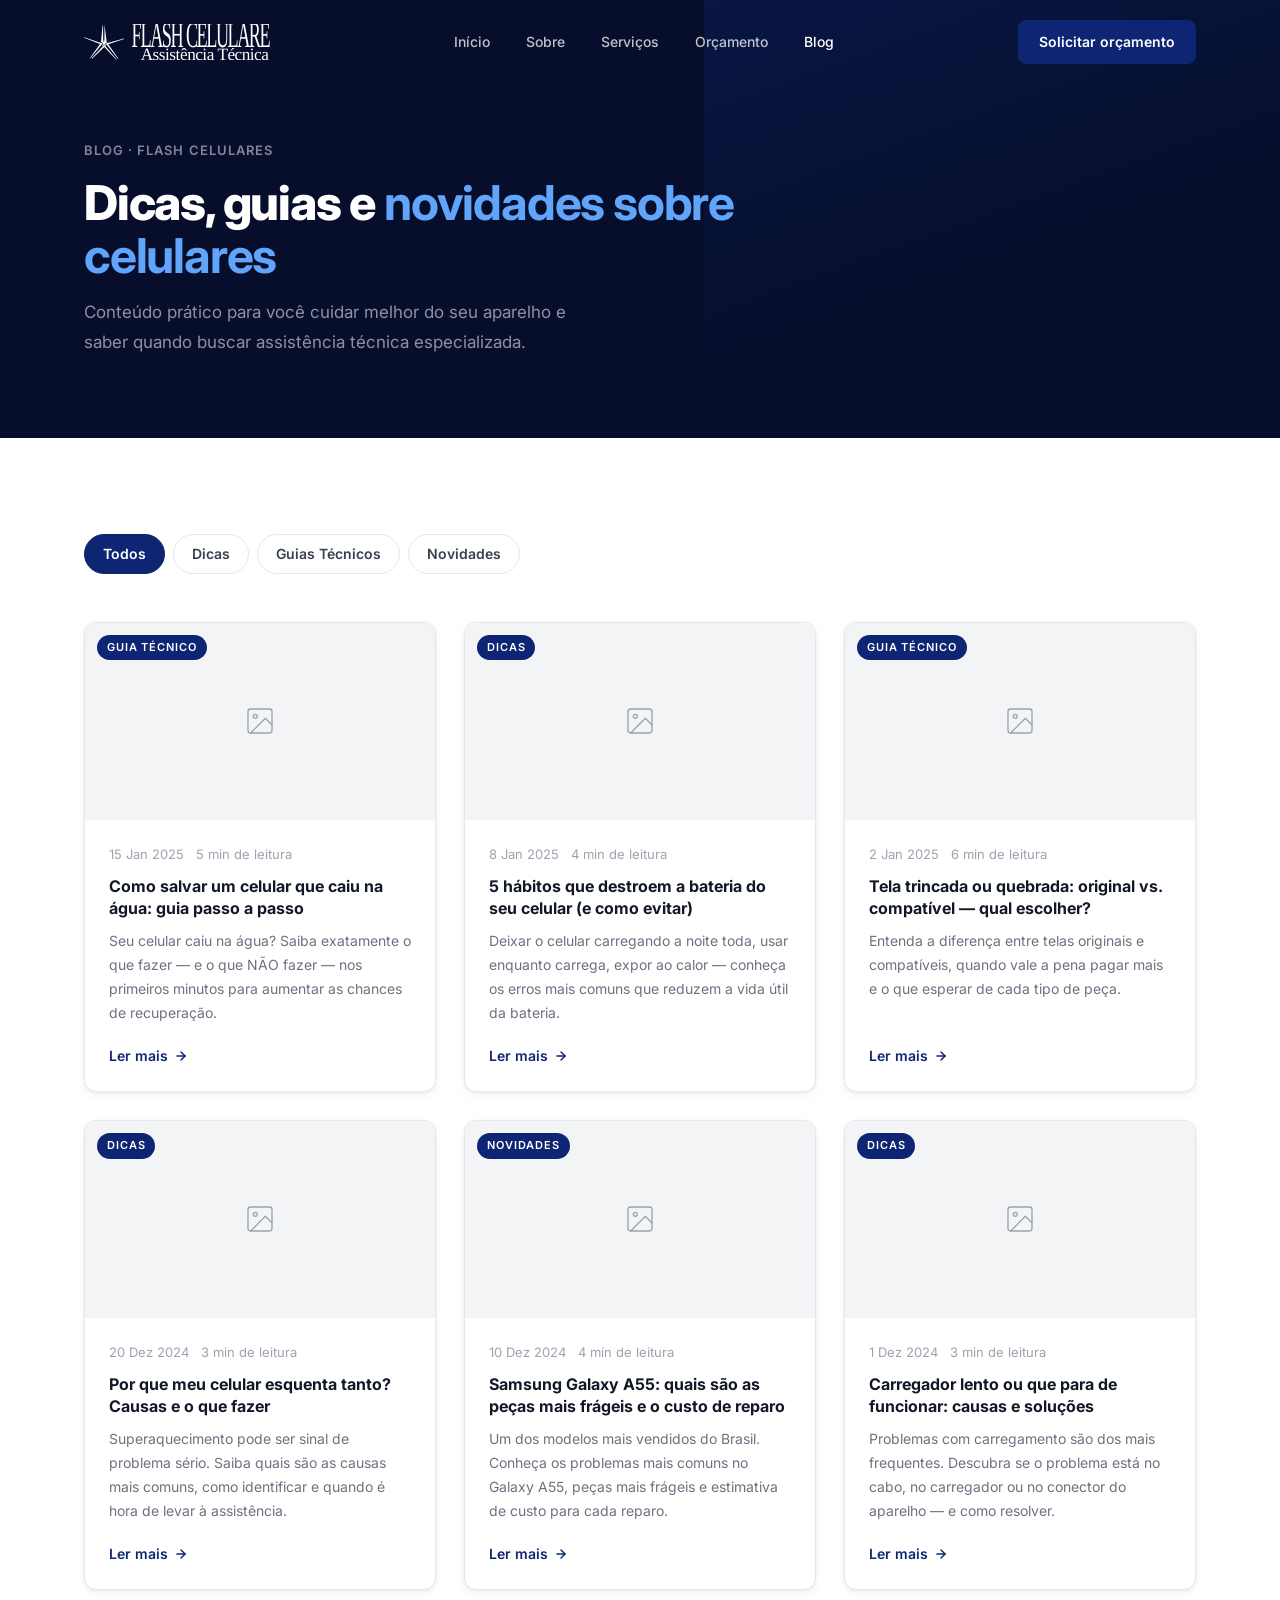
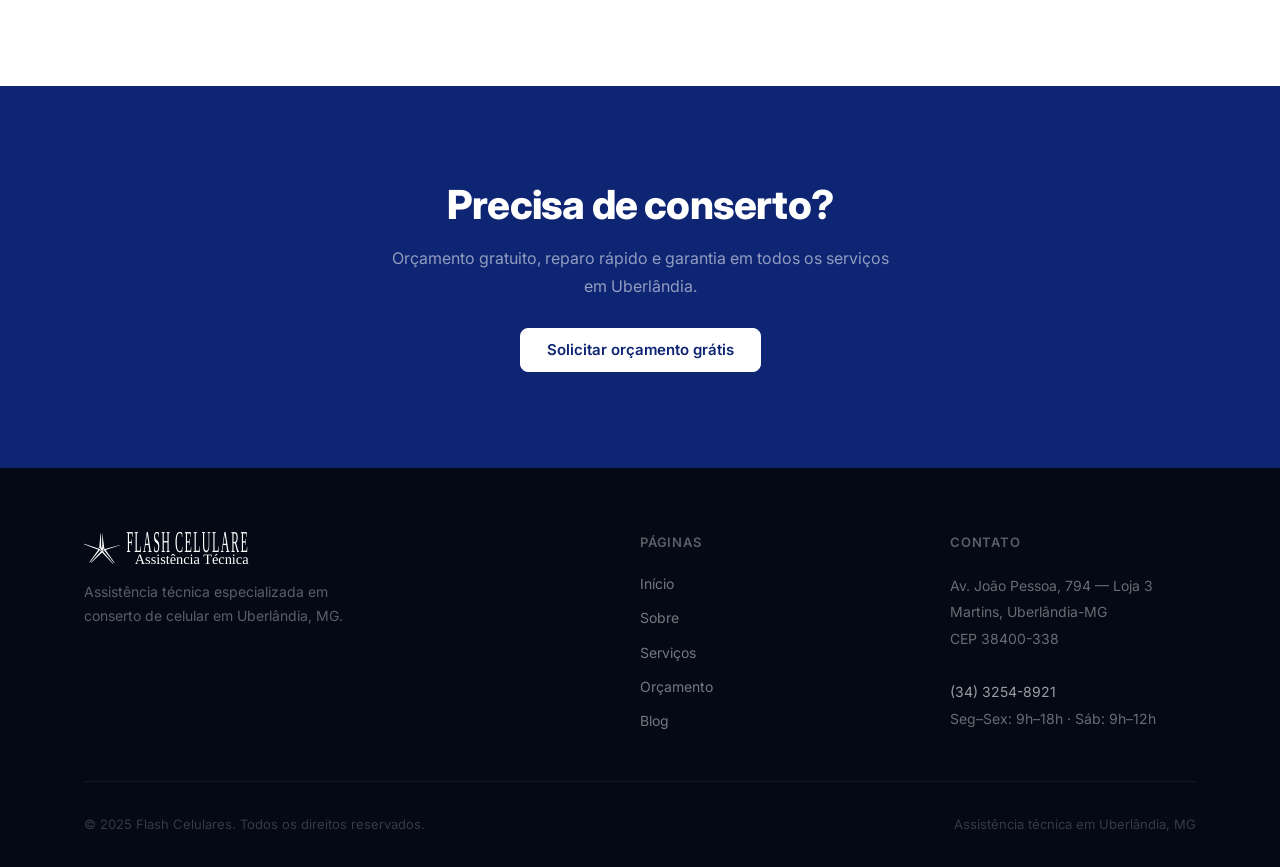
<file: blog/index.html>
<!DOCTYPE html>
<html lang="pt-BR">
<head>
  <meta charset="UTF-8" />
  <meta name="viewport" content="width=device-width, initial-scale=1.0" />

  <title>Blog de Dicas sobre Celulares — Flash Celulares</title>
  <meta name="description" content="Dicas, guias técnicos e novidades sobre celulares e consertos. Saiba como cuidar melhor do seu aparelho e quando buscar assistência técnica." />
  <link rel="canonical" href="https://flashcelulares.com.br/blog" />
  <meta name="robots" content="index, follow" />

  <meta property="og:type"        content="website" />
  <meta property="og:title"       content="Blog de Dicas sobre Celulares — Flash Celulares" />
  <meta property="og:description" content="Dicas, guias e novidades sobre celulares da assistência técnica Flash Celulares, em Uberlândia, MG." />
  <meta property="og:url"         content="https://flashcelulares.com.br/blog" />
  <meta property="og:image"       content="https://flashcelulares.com.br/og-image.jpg" />

  <link rel="icon" type="image/svg+xml" href="../../logo_flash_celulares_azul.svg" />

  <link rel="preconnect" href="https://fonts.googleapis.com" />
  <link rel="preconnect" href="https://fonts.gstatic.com" crossorigin />
  <link href="https://fonts.googleapis.com/css2?family=Inter:wght@300;400;500;600;700;800&display=swap" rel="stylesheet" />
  <link rel="stylesheet" href="../assets/style.css" />
</head>
<body>

  <a href="https://wa.me/553432548921" target="_blank" rel="noopener noreferrer" class="fab" id="fab" aria-label="Falar no WhatsApp">
    <svg width="18" height="18" viewBox="0 0 24 24" fill="currentColor" aria-hidden="true"><path d="M17.472 14.382c-.297-.149-1.758-.867-2.03-.967-.273-.099-.471-.148-.67.15-.197.297-.767.966-.94 1.164-.173.199-.347.223-.644.075-.297-.15-1.255-.463-2.39-1.475-.883-.788-1.48-1.761-1.653-2.059-.173-.297-.018-.458.13-.606.134-.133.298-.347.446-.52.149-.174.198-.298.298-.497.099-.198.05-.371-.025-.52-.075-.149-.669-1.612-.916-2.207-.242-.579-.487-.5-.669-.51-.173-.008-.371-.01-.57-.01-.198 0-.52.074-.792.372-.272.297-1.04 1.016-1.04 2.479 0 1.462 1.065 2.875 1.213 3.074.149.198 2.096 3.2 5.077 4.487.709.306 1.262.489 1.694.625.712.227 1.36.195 1.871.118.571-.085 1.758-.719 2.006-1.413.248-.694.248-1.289.173-1.413-.074-.124-.272-.198-.57-.347m-5.421 7.403h-.004a9.87 9.87 0 01-5.031-1.378l-.361-.214-3.741.982.998-3.648-.235-.374a9.86 9.86 0 01-1.51-5.26c.001-5.45 4.436-9.884 9.888-9.884 2.64 0 5.122 1.03 6.988 2.898a9.825 9.825 0 012.893 6.994c-.003 5.45-4.437 9.884-9.885 9.884m8.413-18.297A11.815 11.815 0 0012.05 0C5.495 0 .16 5.335.157 11.892c0 2.096.547 4.142 1.588 5.945L.057 24l6.305-1.654a11.882 11.882 0 005.683 1.448h.005c6.554 0 11.89-5.335 11.893-11.893a11.821 11.821 0 00-3.48-8.413z"/></svg>
    WhatsApp
  </a>

  <div class="mobile-nav" id="mobileNav" role="dialog" aria-modal="true" aria-label="Menu">
    <a href="../index.html"    class="mobile-nav__link" onclick="closeNav()">Início</a>
    <a href="../sobre.html"    class="mobile-nav__link" onclick="closeNav()">Sobre</a>
    <a href="../servicos.html" class="mobile-nav__link" onclick="closeNav()">Serviços</a>
    <a href="../orcamento.html" class="mobile-nav__link" onclick="closeNav()">Orçamento</a>
    <a href="index.html"       class="mobile-nav__link" onclick="closeNav()">Blog</a>
  </div>

  <header class="header" id="header">
    <div class="wrap">
      <div class="header__inner">
        <a href="../index.html" aria-label="Flash Celulares — início">
          <img src="../../logo_flash_celulares_branco.svg" alt="Flash Celulares" class="header__logo" width="148" height="36" />
        </a>
        <nav class="nav" aria-label="Principal">
          <a href="../index.html"    class="nav__link">Início</a>
          <a href="../sobre.html"    class="nav__link">Sobre</a>
          <a href="../servicos.html" class="nav__link">Serviços</a>
          <a href="../orcamento.html" class="nav__link">Orçamento</a>
          <a href="index.html"       class="nav__link active">Blog</a>
        </nav>
        <div class="header__actions">
          <a href="../orcamento.html" class="btn btn-primary" style="padding:10px 20px;font-size:.875rem;">Solicitar orçamento</a>
        </div>
        <button class="hamburger" id="hamburger" aria-label="Abrir menu" aria-expanded="false">
          <span></span><span></span><span></span>
        </button>
      </div>
    </div>
  </header>

  <main>

    <!-- PAGE HERO -->
    <section class="page-hero" aria-labelledby="blog-title">
      <div class="wrap">
        <div class="page-hero__inner">
          <p class="page-hero__eyebrow">Blog · Flash Celulares</p>
          <h1 class="page-hero__title" id="blog-title">
            Dicas, guias e <strong>novidades sobre celulares</strong>
          </h1>
          <p class="page-hero__sub">
            Conteúdo prático para você cuidar melhor do seu aparelho e saber quando buscar assistência técnica especializada.
          </p>
        </div>
      </div>
    </section>

    <!-- BLOG -->
    <section class="section" aria-label="Artigos do blog">
      <div class="wrap">

        <!-- Filtros -->
        <div class="blog-filters" role="group" aria-label="Filtrar por categoria">
          <button class="blog-filter-btn active" data-cat="all">Todos</button>
          <button class="blog-filter-btn" data-cat="dicas">Dicas</button>
          <button class="blog-filter-btn" data-cat="guias">Guias Técnicos</button>
          <button class="blog-filter-btn" data-cat="novidades">Novidades</button>
        </div>

        <div class="blog__grid">

          <article class="blog-card reveal d1" data-cat="guias">
            <div class="blog-card__thumb">
              <div class="blog-card__thumb-placeholder">
                <svg width="32" height="32" viewBox="0 0 24 24" fill="none" stroke="currentColor" stroke-width="1" stroke-linecap="round" stroke-linejoin="round" aria-hidden="true"><rect x="3" y="3" width="18" height="18" rx="2"/><circle cx="8.5" cy="8.5" r="1.5"/><polyline points="21 15 16 10 5 21"/></svg>
              </div>
              <span class="blog-card__cat">Guia Técnico</span>
            </div>
            <div class="blog-card__body">
              <div class="blog-card__meta">
                <span>15 Jan 2025</span>
                <span>5 min de leitura</span>
              </div>
              <h2 class="blog-card__title">Como salvar um celular que caiu na água: guia passo a passo</h2>
              <p class="blog-card__excerpt">Seu celular caiu na água? Saiba exatamente o que fazer — e o que NÃO fazer — nos primeiros minutos para aumentar as chances de recuperação.</p>
              <a href="como-salvar-celular-molhado.html" class="blog-card__link">
                Ler mais
                <svg width="14" height="14" viewBox="0 0 24 24" fill="none" stroke="currentColor" stroke-width="2.5" stroke-linecap="round" stroke-linejoin="round" aria-hidden="true"><line x1="5" y1="12" x2="19" y2="12"/><polyline points="12 5 19 12 12 19"/></svg>
              </a>
            </div>
          </article>

          <article class="blog-card reveal d2" data-cat="dicas">
            <div class="blog-card__thumb">
              <div class="blog-card__thumb-placeholder">
                <svg width="32" height="32" viewBox="0 0 24 24" fill="none" stroke="currentColor" stroke-width="1" stroke-linecap="round" stroke-linejoin="round" aria-hidden="true"><rect x="3" y="3" width="18" height="18" rx="2"/><circle cx="8.5" cy="8.5" r="1.5"/><polyline points="21 15 16 10 5 21"/></svg>
              </div>
              <span class="blog-card__cat">Dicas</span>
            </div>
            <div class="blog-card__body">
              <div class="blog-card__meta">
                <span>8 Jan 2025</span>
                <span>4 min de leitura</span>
              </div>
              <h2 class="blog-card__title">5 hábitos que destroem a bateria do seu celular (e como evitar)</h2>
              <p class="blog-card__excerpt">Deixar o celular carregando a noite toda, usar enquanto carrega, expor ao calor — conheça os erros mais comuns que reduzem a vida útil da bateria.</p>
              <a href="habitos-que-destroem-bateria.html" class="blog-card__link">
                Ler mais
                <svg width="14" height="14" viewBox="0 0 24 24" fill="none" stroke="currentColor" stroke-width="2.5" stroke-linecap="round" stroke-linejoin="round" aria-hidden="true"><line x1="5" y1="12" x2="19" y2="12"/><polyline points="12 5 19 12 12 19"/></svg>
              </a>
            </div>
          </article>

          <article class="blog-card reveal d3" data-cat="guias">
            <div class="blog-card__thumb">
              <div class="blog-card__thumb-placeholder">
                <svg width="32" height="32" viewBox="0 0 24 24" fill="none" stroke="currentColor" stroke-width="1" stroke-linecap="round" stroke-linejoin="round" aria-hidden="true"><rect x="3" y="3" width="18" height="18" rx="2"/><circle cx="8.5" cy="8.5" r="1.5"/><polyline points="21 15 16 10 5 21"/></svg>
              </div>
              <span class="blog-card__cat">Guia Técnico</span>
            </div>
            <div class="blog-card__body">
              <div class="blog-card__meta">
                <span>2 Jan 2025</span>
                <span>6 min de leitura</span>
              </div>
              <h2 class="blog-card__title">Tela trincada ou quebrada: original vs. compatível — qual escolher?</h2>
              <p class="blog-card__excerpt">Entenda a diferença entre telas originais e compatíveis, quando vale a pena pagar mais e o que esperar de cada tipo de peça.</p>
              <a href="tela-original-vs-compativel.html" class="blog-card__link">
                Ler mais
                <svg width="14" height="14" viewBox="0 0 24 24" fill="none" stroke="currentColor" stroke-width="2.5" stroke-linecap="round" stroke-linejoin="round" aria-hidden="true"><line x1="5" y1="12" x2="19" y2="12"/><polyline points="12 5 19 12 12 19"/></svg>
              </a>
            </div>
          </article>

          <article class="blog-card reveal d1" data-cat="dicas">
            <div class="blog-card__thumb">
              <div class="blog-card__thumb-placeholder">
                <svg width="32" height="32" viewBox="0 0 24 24" fill="none" stroke="currentColor" stroke-width="1" stroke-linecap="round" stroke-linejoin="round" aria-hidden="true"><rect x="3" y="3" width="18" height="18" rx="2"/><circle cx="8.5" cy="8.5" r="1.5"/><polyline points="21 15 16 10 5 21"/></svg>
              </div>
              <span class="blog-card__cat">Dicas</span>
            </div>
            <div class="blog-card__body">
              <div class="blog-card__meta">
                <span>20 Dez 2024</span>
                <span>3 min de leitura</span>
              </div>
              <h2 class="blog-card__title">Por que meu celular esquenta tanto? Causas e o que fazer</h2>
              <p class="blog-card__excerpt">Superaquecimento pode ser sinal de problema sério. Saiba quais são as causas mais comuns, como identificar e quando é hora de levar à assistência.</p>
              <a href="celular-esquenta.html" class="blog-card__link">
                Ler mais
                <svg width="14" height="14" viewBox="0 0 24 24" fill="none" stroke="currentColor" stroke-width="2.5" stroke-linecap="round" stroke-linejoin="round" aria-hidden="true"><line x1="5" y1="12" x2="19" y2="12"/><polyline points="12 5 19 12 12 19"/></svg>
              </a>
            </div>
          </article>

          <article class="blog-card reveal d2" data-cat="novidades">
            <div class="blog-card__thumb">
              <div class="blog-card__thumb-placeholder">
                <svg width="32" height="32" viewBox="0 0 24 24" fill="none" stroke="currentColor" stroke-width="1" stroke-linecap="round" stroke-linejoin="round" aria-hidden="true"><rect x="3" y="3" width="18" height="18" rx="2"/><circle cx="8.5" cy="8.5" r="1.5"/><polyline points="21 15 16 10 5 21"/></svg>
              </div>
              <span class="blog-card__cat">Novidades</span>
            </div>
            <div class="blog-card__body">
              <div class="blog-card__meta">
                <span>10 Dez 2024</span>
                <span>4 min de leitura</span>
              </div>
              <h2 class="blog-card__title">Samsung Galaxy A55: quais são as peças mais frágeis e o custo de reparo</h2>
              <p class="blog-card__excerpt">Um dos modelos mais vendidos do Brasil. Conheça os problemas mais comuns no Galaxy A55, peças mais frágeis e estimativa de custo para cada reparo.</p>
              <a href="samsung-galaxy-a55-reparos.html" class="blog-card__link">
                Ler mais
                <svg width="14" height="14" viewBox="0 0 24 24" fill="none" stroke="currentColor" stroke-width="2.5" stroke-linecap="round" stroke-linejoin="round" aria-hidden="true"><line x1="5" y1="12" x2="19" y2="12"/><polyline points="12 5 19 12 12 19"/></svg>
              </a>
            </div>
          </article>

          <article class="blog-card reveal d3" data-cat="dicas">
            <div class="blog-card__thumb">
              <div class="blog-card__thumb-placeholder">
                <svg width="32" height="32" viewBox="0 0 24 24" fill="none" stroke="currentColor" stroke-width="1" stroke-linecap="round" stroke-linejoin="round" aria-hidden="true"><rect x="3" y="3" width="18" height="18" rx="2"/><circle cx="8.5" cy="8.5" r="1.5"/><polyline points="21 15 16 10 5 21"/></svg>
              </div>
              <span class="blog-card__cat">Dicas</span>
            </div>
            <div class="blog-card__body">
              <div class="blog-card__meta">
                <span>1 Dez 2024</span>
                <span>3 min de leitura</span>
              </div>
              <h2 class="blog-card__title">Carregador lento ou que para de funcionar: causas e soluções</h2>
              <p class="blog-card__excerpt">Problemas com carregamento são dos mais frequentes. Descubra se o problema está no cabo, no carregador ou no conector do aparelho — e como resolver.</p>
              <a href="carregador-lento.html" class="blog-card__link">
                Ler mais
                <svg width="14" height="14" viewBox="0 0 24 24" fill="none" stroke="currentColor" stroke-width="2.5" stroke-linecap="round" stroke-linejoin="round" aria-hidden="true"><line x1="5" y1="12" x2="19" y2="12"/><polyline points="12 5 19 12 12 19"/></svg>
              </a>
            </div>
          </article>

        </div>
      </div>
    </section>

    <!-- CTA -->
    <section class="section section--blue" aria-labelledby="blog-cta-title">
      <div class="wrap" style="text-align:center;max-width:580px;margin:0 auto;">
        <div class="reveal">
          <h2 class="sec-head__title sec-head__title--light" id="blog-cta-title">Precisa de conserto?</h2>
          <p class="sec-head__sub sec-head__sub--light" style="margin:0 auto 28px;">
            Orçamento gratuito, reparo rápido e garantia em todos os serviços em Uberlândia.
          </p>
          <a href="../orcamento.html" class="btn btn-primary" style="background:var(--white);color:var(--blue);border-color:var(--white);">
            Solicitar orçamento grátis
          </a>
        </div>
      </div>
    </section>

  </main>

  <footer class="footer">
    <div class="wrap">
      <div class="footer__grid">
        <div>
          <img src="../../logo_flash_celulares_branco.svg" alt="Flash Celulares" class="footer__logo" width="130" height="32" loading="lazy" />
          <p class="footer__tagline">Assistência técnica especializada em conserto de celular em Uberlândia, MG.</p>
        </div>
        <div class="footer__col">
          <h4>Páginas</h4>
          <nav class="footer__links">
            <a href="../index.html"    class="footer__link">Início</a>
            <a href="../sobre.html"    class="footer__link">Sobre</a>
            <a href="../servicos.html" class="footer__link">Serviços</a>
            <a href="../orcamento.html" class="footer__link">Orçamento</a>
            <a href="index.html"       class="footer__link">Blog</a>
          </nav>
        </div>
        <div class="footer__col">
          <h4>Contato</h4>
          <address class="footer__nap">
            Av. João Pessoa, 794 — Loja 3<br>
            Martins, Uberlândia-MG<br>
            CEP 38400-338<br><br>
            <a href="tel:+553432548921" style="color:rgba(255,255,255,.6)">(34) 3254-8921</a><br>
            Seg–Sex: 9h–18h · Sáb: 9h–12h
          </address>
        </div>
      </div>
      <div class="footer__bottom">
        <span>© 2025 Flash Celulares. Todos os direitos reservados.</span>
        <span>Assistência técnica em Uberlândia, MG</span>
      </div>
    </div>
  </footer>

  <script src="../assets/main.js" defer></script>
</body>
</html>
</file>
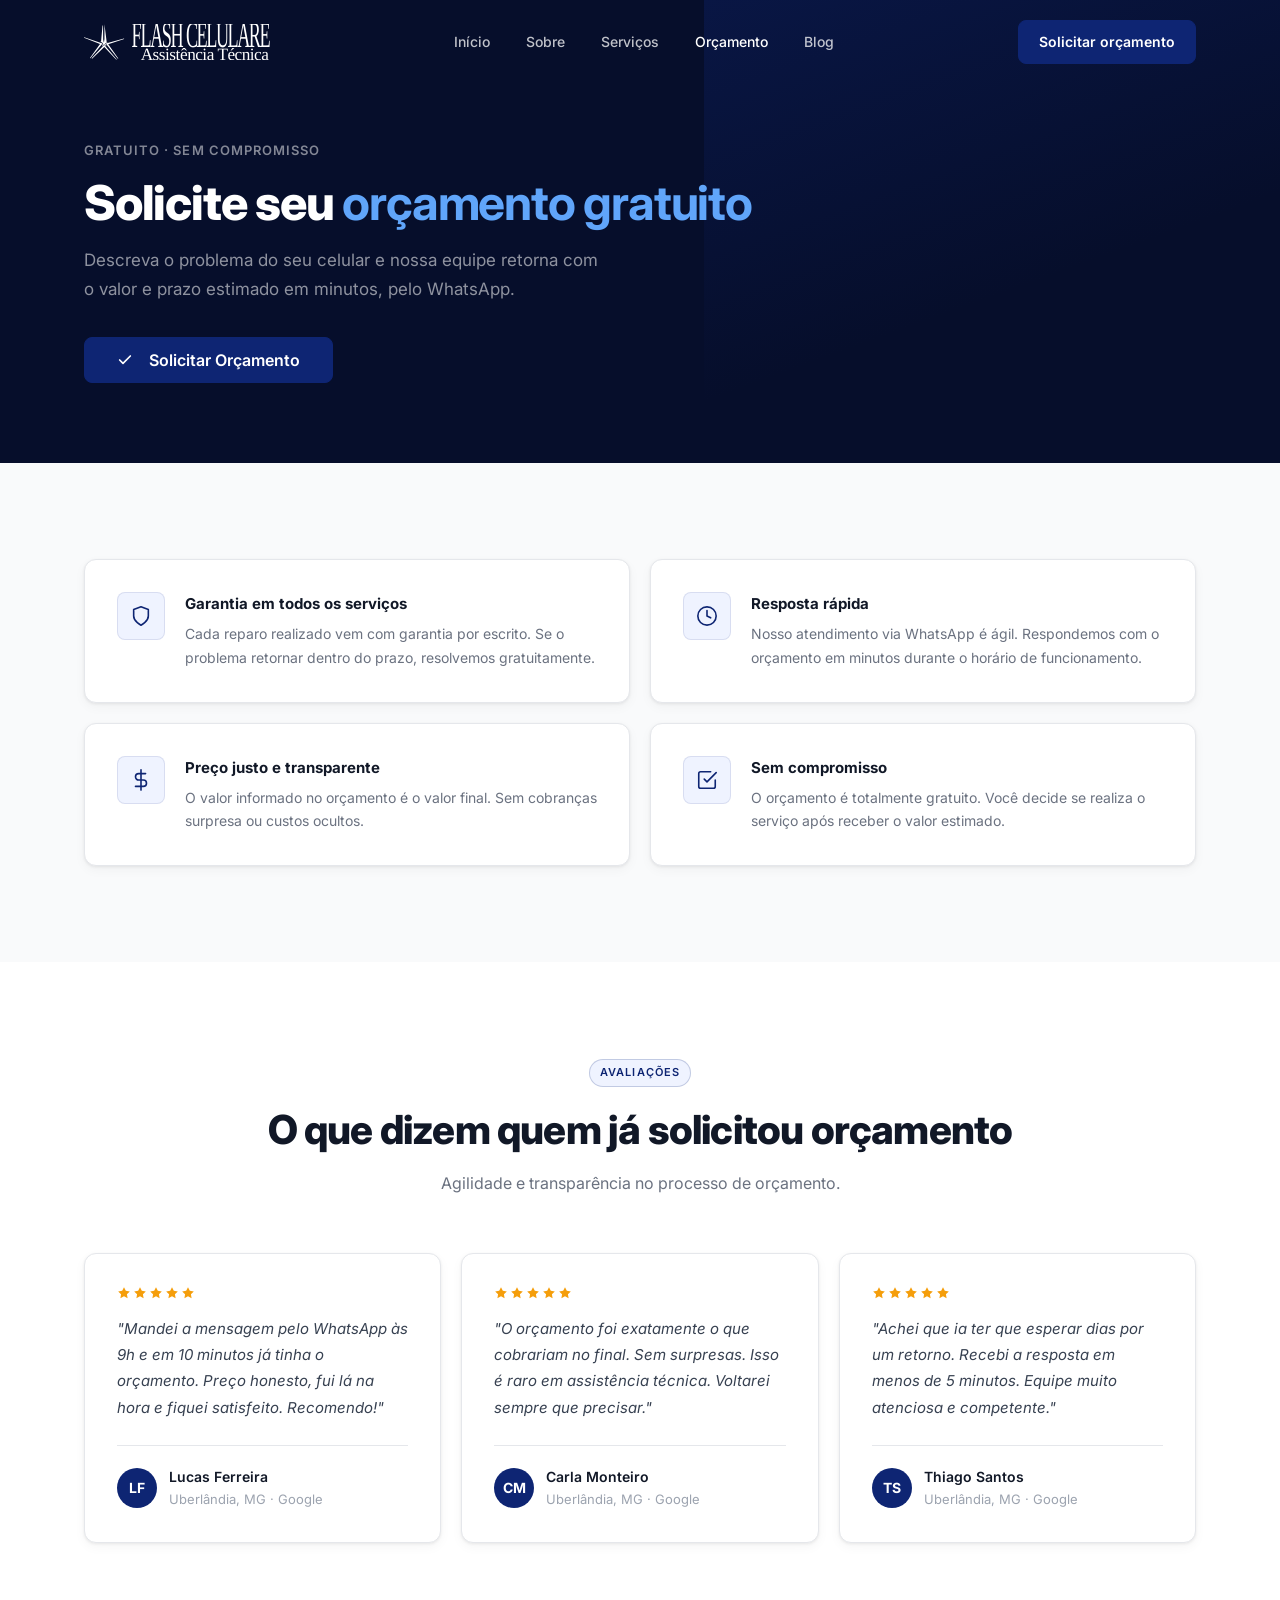
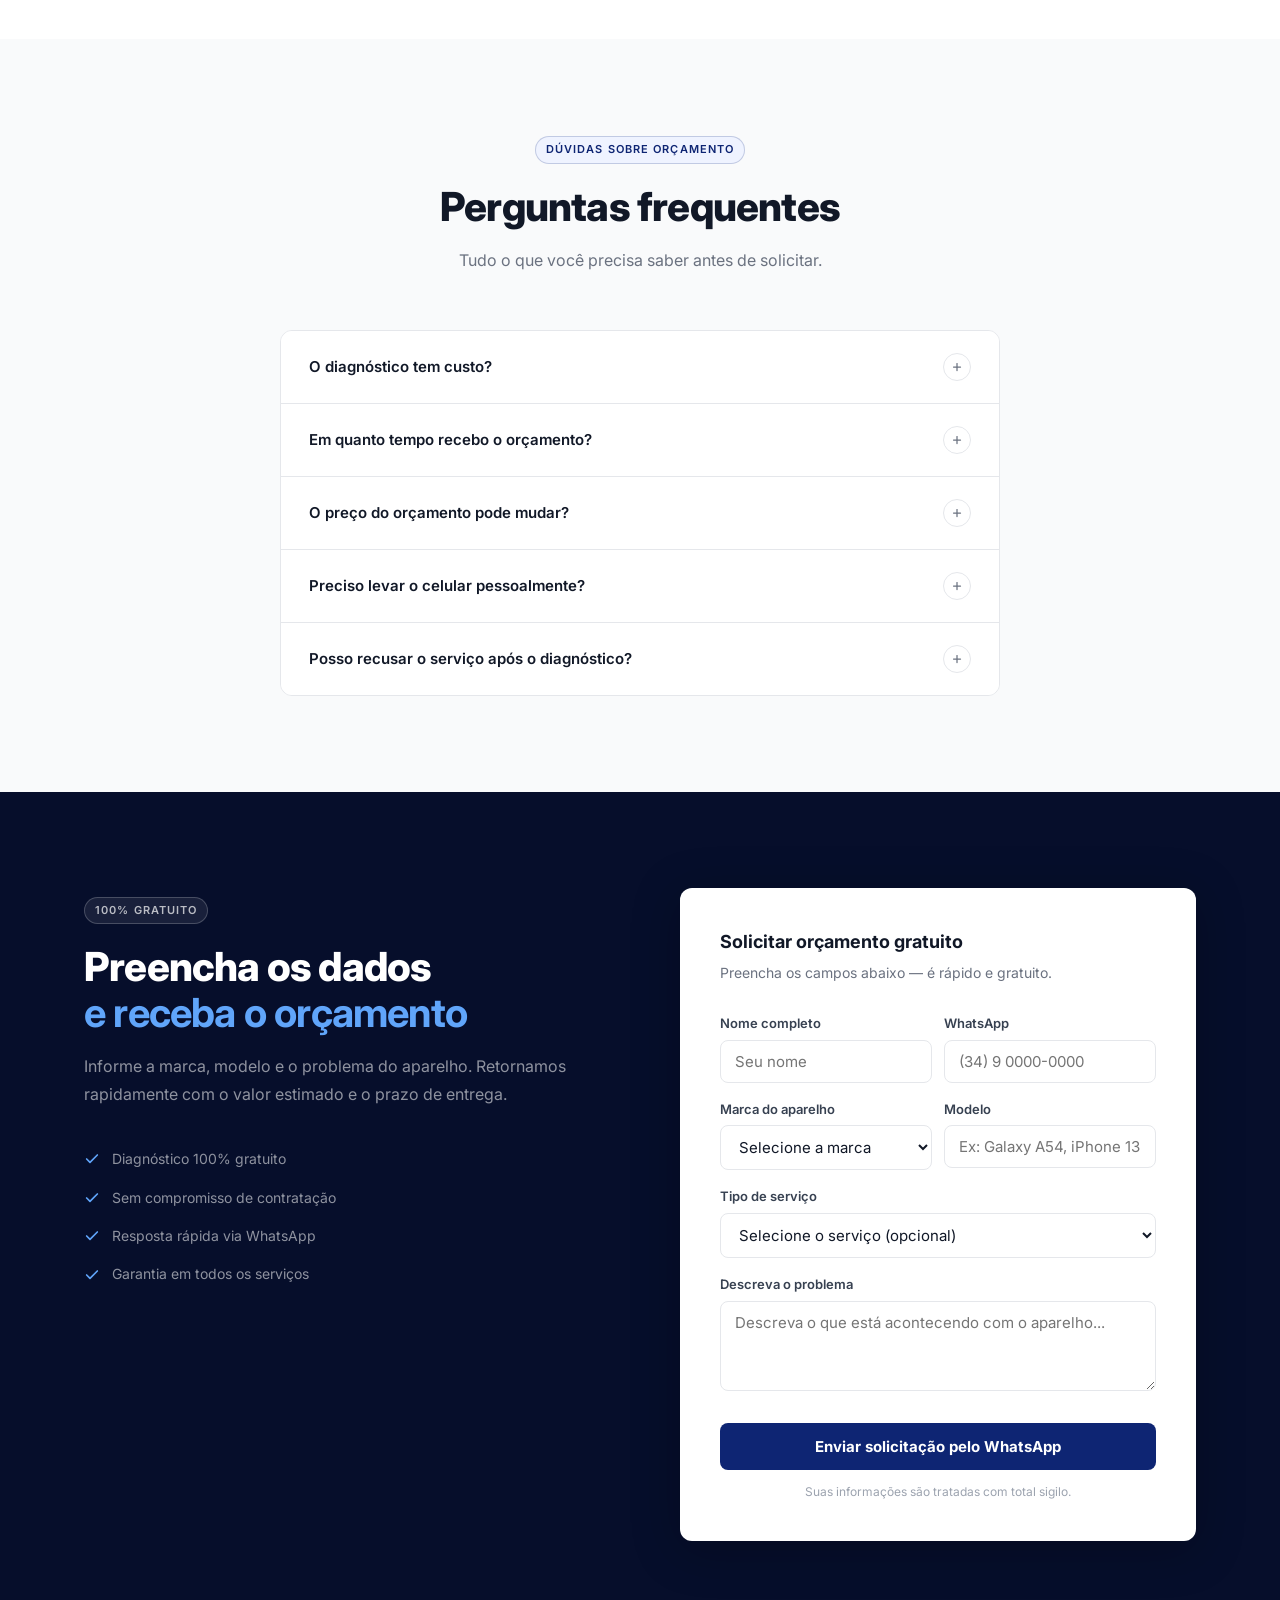
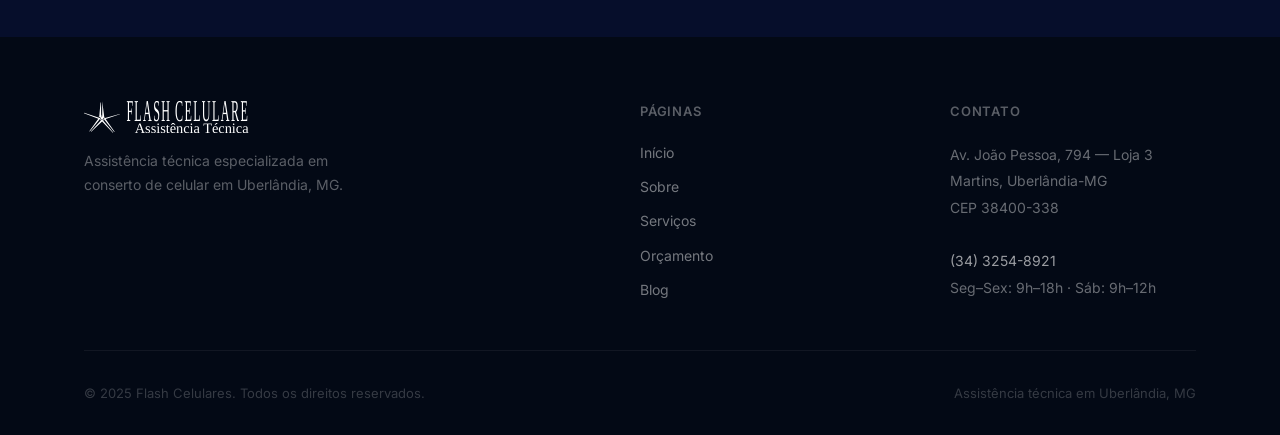
<file: orcamento.html>
<!DOCTYPE html>
<html lang="pt-BR">
<head>
  <meta charset="UTF-8" />
  <meta name="viewport" content="width=device-width, initial-scale=1.0" />

  <title>Solicite seu Orçamento Gratuito — Flash Celulares</title>
  <meta name="description" content="Solicite orçamento grátis para conserto do seu celular em Uberlândia. Diagnóstico sem compromisso, resposta rápida e garantia em todos os serviços. (34) 3254-8921." />
  <link rel="canonical" href="https://flashcelulares.com.br/orcamento" />
  <meta name="robots" content="index, follow" />

  <meta property="og:type"        content="website" />
  <meta property="og:title"       content="Solicite seu Orçamento Gratuito — Flash Celulares" />
  <meta property="og:description" content="Orçamento gratuito para conserto de celular em Uberlândia. Diagnóstico sem compromisso e resposta rápida." />
  <meta property="og:url"         content="https://flashcelulares.com.br/orcamento" />
  <meta property="og:image"       content="https://flashcelulares.com.br/og-image.jpg" />

  <link rel="icon" type="image/svg+xml" href="../logo_flash_celulares_azul.svg" />

  <link rel="preconnect" href="https://fonts.googleapis.com" />
  <link rel="preconnect" href="https://fonts.gstatic.com" crossorigin />
  <link href="https://fonts.googleapis.com/css2?family=Inter:wght@300;400;500;600;700;800&display=swap" rel="stylesheet" />
  <link rel="stylesheet" href="assets/style.css" />

  <script type="application/ld+json">
  { "@context": "https://schema.org", "@type": "ContactPage", "name": "Solicitar Orçamento — Flash Celulares", "url": "https://flashcelulares.com.br/orcamento" }
  </script>

  <script type="application/ld+json">
  {
    "@context": "https://schema.org",
    "@type": "FAQPage",
    "mainEntity": [
      { "@type": "Question", "name": "O diagnóstico tem custo?", "acceptedAnswer": { "@type": "Answer", "text": "Não. O diagnóstico é 100% gratuito e sem compromisso." } },
      { "@type": "Question", "name": "Em quanto tempo recebo o orçamento?", "acceptedAnswer": { "@type": "Answer", "text": "Respondemos pelo WhatsApp em minutos durante o horário de funcionamento." } },
      { "@type": "Question", "name": "Posso recusar o serviço após o orçamento?", "acceptedAnswer": { "@type": "Answer", "text": "Sim. O orçamento é sem compromisso. Você só paga se decidir realizar o serviço." } },
      { "@type": "Question", "name": "O preço do orçamento pode mudar?", "acceptedAnswer": { "@type": "Answer", "text": "O valor informado no orçamento é o valor final do serviço. Qualquer alteração é comunicada antes de iniciar o reparo." } }
    ]
  }
  </script>
</head>
<body>

  <a href="https://wa.me/553432548921" target="_blank" rel="noopener noreferrer" class="fab" id="fab" aria-label="Falar no WhatsApp">
    <svg width="18" height="18" viewBox="0 0 24 24" fill="currentColor" aria-hidden="true"><path d="M17.472 14.382c-.297-.149-1.758-.867-2.03-.967-.273-.099-.471-.148-.67.15-.197.297-.767.966-.94 1.164-.173.199-.347.223-.644.075-.297-.15-1.255-.463-2.39-1.475-.883-.788-1.48-1.761-1.653-2.059-.173-.297-.018-.458.13-.606.134-.133.298-.347.446-.52.149-.174.198-.298.298-.497.099-.198.05-.371-.025-.52-.075-.149-.669-1.612-.916-2.207-.242-.579-.487-.5-.669-.51-.173-.008-.371-.01-.57-.01-.198 0-.52.074-.792.372-.272.297-1.04 1.016-1.04 2.479 0 1.462 1.065 2.875 1.213 3.074.149.198 2.096 3.2 5.077 4.487.709.306 1.262.489 1.694.625.712.227 1.36.195 1.871.118.571-.085 1.758-.719 2.006-1.413.248-.694.248-1.289.173-1.413-.074-.124-.272-.198-.57-.347m-5.421 7.403h-.004a9.87 9.87 0 01-5.031-1.378l-.361-.214-3.741.982.998-3.648-.235-.374a9.86 9.86 0 01-1.51-5.26c.001-5.45 4.436-9.884 9.888-9.884 2.64 0 5.122 1.03 6.988 2.898a9.825 9.825 0 012.893 6.994c-.003 5.45-4.437 9.884-9.885 9.884m8.413-18.297A11.815 11.815 0 0012.05 0C5.495 0 .16 5.335.157 11.892c0 2.096.547 4.142 1.588 5.945L.057 24l6.305-1.654a11.882 11.882 0 005.683 1.448h.005c6.554 0 11.89-5.335 11.893-11.893a11.821 11.821 0 00-3.48-8.413z"/></svg>
    WhatsApp
  </a>

  <div class="mobile-nav" id="mobileNav" role="dialog" aria-modal="true" aria-label="Menu">
    <a href="index.html"    class="mobile-nav__link" onclick="closeNav()">Início</a>
    <a href="sobre.html"    class="mobile-nav__link" onclick="closeNav()">Sobre</a>
    <a href="servicos.html" class="mobile-nav__link" onclick="closeNav()">Serviços</a>
    <a href="orcamento.html" class="mobile-nav__link" onclick="closeNav()">Orçamento</a>
    <a href="blog/index.html" class="mobile-nav__link" onclick="closeNav()">Blog</a>
  </div>

  <header class="header" id="header">
    <div class="wrap">
      <div class="header__inner">
        <a href="index.html" aria-label="Flash Celulares — início">
          <img src="../logo_flash_celulares_branco.svg" alt="Flash Celulares" class="header__logo" width="148" height="36" />
        </a>
        <nav class="nav" aria-label="Principal">
          <a href="index.html"     class="nav__link">Início</a>
          <a href="sobre.html"     class="nav__link">Sobre</a>
          <a href="servicos.html"  class="nav__link">Serviços</a>
          <a href="orcamento.html" class="nav__link active">Orçamento</a>
          <a href="blog/index.html" class="nav__link">Blog</a>
        </nav>
        <div class="header__actions">
          <a href="orcamento.html" class="btn btn-primary" style="padding:10px 20px;font-size:.875rem;">Solicitar orçamento</a>
        </div>
        <button class="hamburger" id="hamburger" aria-label="Abrir menu" aria-expanded="false">
          <span></span><span></span><span></span>
        </button>
      </div>
    </div>
  </header>

  <main>

    <!-- PAGE HERO -->
    <section class="page-hero" aria-labelledby="orcamento-title">
      <div class="wrap">
        <div class="page-hero__inner">
          <p class="page-hero__eyebrow">Gratuito · Sem compromisso</p>
          <h1 class="page-hero__title" id="orcamento-title">
            Solicite seu <strong>orçamento gratuito</strong>
          </h1>
          <p class="page-hero__sub">
            Descreva o problema do seu celular e nossa equipe retorna com o valor e prazo estimado em minutos, pelo WhatsApp.
          </p>
          <div style="margin-top:32px;">
            <a href="#form-orc-title" class="btn btn-primary" style="padding:14px 32px;font-size:1rem;">
              <svg width="16" height="16" viewBox="0 0 24 24" fill="none" stroke="currentColor" stroke-width="2.5" stroke-linecap="round" stroke-linejoin="round" aria-hidden="true" style="margin-right:8px;"><polyline points="20 6 9 17 4 12"/></svg>
              Solicitar Orçamento
            </a>
          </div>
        </div>
      </div>
    </section>

    <!-- GARANTIA (Feature) -->
    <section class="section section--gray" aria-labelledby="garantia-orc-title">
      <div class="wrap">
        <div class="diff__grid">
          <div class="diff-card reveal d1">
            <div class="diff-card__icon" aria-hidden="true">
              <svg width="22" height="22" viewBox="0 0 24 24" fill="none" stroke="currentColor" stroke-width="1.75" stroke-linecap="round" stroke-linejoin="round"><path d="M12 22s8-4 8-10V5l-8-3-8 3v7c0 6 8 10 8 10z"/></svg>
            </div>
            <div class="diff-card__body">
              <h3>Garantia em todos os serviços</h3>
              <p>Cada reparo realizado vem com garantia por escrito. Se o problema retornar dentro do prazo, resolvemos gratuitamente.</p>
            </div>
          </div>
          <div class="diff-card reveal d2">
            <div class="diff-card__icon" aria-hidden="true">
              <svg width="22" height="22" viewBox="0 0 24 24" fill="none" stroke="currentColor" stroke-width="1.75" stroke-linecap="round" stroke-linejoin="round"><circle cx="12" cy="12" r="10"/><polyline points="12 6 12 12 16 14"/></svg>
            </div>
            <div class="diff-card__body">
              <h3>Resposta rápida</h3>
              <p>Nosso atendimento via WhatsApp é ágil. Respondemos com o orçamento em minutos durante o horário de funcionamento.</p>
            </div>
          </div>
          <div class="diff-card reveal d3">
            <div class="diff-card__icon" aria-hidden="true">
              <svg width="22" height="22" viewBox="0 0 24 24" fill="none" stroke="currentColor" stroke-width="1.75" stroke-linecap="round" stroke-linejoin="round"><line x1="12" y1="1" x2="12" y2="23"/><path d="M17 5H9.5a3.5 3.5 0 000 7h5a3.5 3.5 0 010 7H6"/></svg>
            </div>
            <div class="diff-card__body">
              <h3>Preço justo e transparente</h3>
              <p>O valor informado no orçamento é o valor final. Sem cobranças surpresa ou custos ocultos.</p>
            </div>
          </div>
          <div class="diff-card reveal d4">
            <div class="diff-card__icon" aria-hidden="true">
              <svg width="22" height="22" viewBox="0 0 24 24" fill="none" stroke="currentColor" stroke-width="1.75" stroke-linecap="round" stroke-linejoin="round"><path d="M9 11l3 3L22 4"/><path d="M21 12v7a2 2 0 01-2 2H5a2 2 0 01-2-2V5a2 2 0 012-2h11"/></svg>
            </div>
            <div class="diff-card__body">
              <h3>Sem compromisso</h3>
              <p>O orçamento é totalmente gratuito. Você decide se realiza o serviço após receber o valor estimado.</p>
            </div>
          </div>
        </div>
      </div>
    </section>

    <!-- DEPOIMENTOS -->
    <section class="section" aria-labelledby="testi-orc-title">
      <div class="wrap">
        <div class="sec-head sec-head--center reveal">
          <span class="label-tag">Avaliações</span>
          <h2 class="sec-head__title" id="testi-orc-title">O que dizem quem já solicitou orçamento</h2>
          <p class="sec-head__sub">Agilidade e transparência no processo de orçamento.</p>
        </div>
        <div class="testi-grid">
          <article class="testi-card reveal d1">
            <div class="testi-stars" aria-label="5 estrelas">
              <svg width="14" height="14" viewBox="0 0 24 24" fill="currentColor" aria-hidden="true"><polygon points="12 2 15.09 8.26 22 9.27 17 14.14 18.18 21.02 12 17.77 5.82 21.02 7 14.14 2 9.27 8.91 8.26 12 2"/></svg>
              <svg width="14" height="14" viewBox="0 0 24 24" fill="currentColor" aria-hidden="true"><polygon points="12 2 15.09 8.26 22 9.27 17 14.14 18.18 21.02 12 17.77 5.82 21.02 7 14.14 2 9.27 8.91 8.26 12 2"/></svg>
              <svg width="14" height="14" viewBox="0 0 24 24" fill="currentColor" aria-hidden="true"><polygon points="12 2 15.09 8.26 22 9.27 17 14.14 18.18 21.02 12 17.77 5.82 21.02 7 14.14 2 9.27 8.91 8.26 12 2"/></svg>
              <svg width="14" height="14" viewBox="0 0 24 24" fill="currentColor" aria-hidden="true"><polygon points="12 2 15.09 8.26 22 9.27 17 14.14 18.18 21.02 12 17.77 5.82 21.02 7 14.14 2 9.27 8.91 8.26 12 2"/></svg>
              <svg width="14" height="14" viewBox="0 0 24 24" fill="currentColor" aria-hidden="true"><polygon points="12 2 15.09 8.26 22 9.27 17 14.14 18.18 21.02 12 17.77 5.82 21.02 7 14.14 2 9.27 8.91 8.26 12 2"/></svg>
            </div>
            <p class="testi-text">"Mandei a mensagem pelo WhatsApp às 9h e em 10 minutos já tinha o orçamento. Preço honesto, fui lá na hora e fiquei satisfeito. Recomendo!"</p>
            <div class="testi-divider"></div>
            <div class="testi-author">
              <div class="testi-avatar" aria-hidden="true">LF</div>
              <div>
                <p class="testi-name">Lucas Ferreira</p>
                <p class="testi-loc">Uberlândia, MG · Google</p>
              </div>
            </div>
          </article>

          <article class="testi-card reveal d2">
            <div class="testi-stars" aria-label="5 estrelas">
              <svg width="14" height="14" viewBox="0 0 24 24" fill="currentColor" aria-hidden="true"><polygon points="12 2 15.09 8.26 22 9.27 17 14.14 18.18 21.02 12 17.77 5.82 21.02 7 14.14 2 9.27 8.91 8.26 12 2"/></svg>
              <svg width="14" height="14" viewBox="0 0 24 24" fill="currentColor" aria-hidden="true"><polygon points="12 2 15.09 8.26 22 9.27 17 14.14 18.18 21.02 12 17.77 5.82 21.02 7 14.14 2 9.27 8.91 8.26 12 2"/></svg>
              <svg width="14" height="14" viewBox="0 0 24 24" fill="currentColor" aria-hidden="true"><polygon points="12 2 15.09 8.26 22 9.27 17 14.14 18.18 21.02 12 17.77 5.82 21.02 7 14.14 2 9.27 8.91 8.26 12 2"/></svg>
              <svg width="14" height="14" viewBox="0 0 24 24" fill="currentColor" aria-hidden="true"><polygon points="12 2 15.09 8.26 22 9.27 17 14.14 18.18 21.02 12 17.77 5.82 21.02 7 14.14 2 9.27 8.91 8.26 12 2"/></svg>
              <svg width="14" height="14" viewBox="0 0 24 24" fill="currentColor" aria-hidden="true"><polygon points="12 2 15.09 8.26 22 9.27 17 14.14 18.18 21.02 12 17.77 5.82 21.02 7 14.14 2 9.27 8.91 8.26 12 2"/></svg>
            </div>
            <p class="testi-text">"O orçamento foi exatamente o que cobrariam no final. Sem surpresas. Isso é raro em assistência técnica. Voltarei sempre que precisar."</p>
            <div class="testi-divider"></div>
            <div class="testi-author">
              <div class="testi-avatar" aria-hidden="true">CM</div>
              <div>
                <p class="testi-name">Carla Monteiro</p>
                <p class="testi-loc">Uberlândia, MG · Google</p>
              </div>
            </div>
          </article>

          <article class="testi-card reveal d3">
            <div class="testi-stars" aria-label="5 estrelas">
              <svg width="14" height="14" viewBox="0 0 24 24" fill="currentColor" aria-hidden="true"><polygon points="12 2 15.09 8.26 22 9.27 17 14.14 18.18 21.02 12 17.77 5.82 21.02 7 14.14 2 9.27 8.91 8.26 12 2"/></svg>
              <svg width="14" height="14" viewBox="0 0 24 24" fill="currentColor" aria-hidden="true"><polygon points="12 2 15.09 8.26 22 9.27 17 14.14 18.18 21.02 12 17.77 5.82 21.02 7 14.14 2 9.27 8.91 8.26 12 2"/></svg>
              <svg width="14" height="14" viewBox="0 0 24 24" fill="currentColor" aria-hidden="true"><polygon points="12 2 15.09 8.26 22 9.27 17 14.14 18.18 21.02 12 17.77 5.82 21.02 7 14.14 2 9.27 8.91 8.26 12 2"/></svg>
              <svg width="14" height="14" viewBox="0 0 24 24" fill="currentColor" aria-hidden="true"><polygon points="12 2 15.09 8.26 22 9.27 17 14.14 18.18 21.02 12 17.77 5.82 21.02 7 14.14 2 9.27 8.91 8.26 12 2"/></svg>
              <svg width="14" height="14" viewBox="0 0 24 24" fill="currentColor" aria-hidden="true"><polygon points="12 2 15.09 8.26 22 9.27 17 14.14 18.18 21.02 12 17.77 5.82 21.02 7 14.14 2 9.27 8.91 8.26 12 2"/></svg>
            </div>
            <p class="testi-text">"Achei que ia ter que esperar dias por um retorno. Recebi a resposta em menos de 5 minutos. Equipe muito atenciosa e competente."</p>
            <div class="testi-divider"></div>
            <div class="testi-author">
              <div class="testi-avatar" aria-hidden="true">TS</div>
              <div>
                <p class="testi-name">Thiago Santos</p>
                <p class="testi-loc">Uberlândia, MG · Google</p>
              </div>
            </div>
          </article>
        </div>
      </div>
    </section>

    <!-- FAQ Orçamento -->
    <section class="section section--gray" aria-labelledby="faq-orc-title">
      <div class="wrap">
        <div class="sec-head sec-head--center reveal">
          <span class="label-tag">Dúvidas sobre orçamento</span>
          <h2 class="sec-head__title" id="faq-orc-title">Perguntas frequentes</h2>
          <p class="sec-head__sub">Tudo o que você precisa saber antes de solicitar.</p>
        </div>
        <div class="faq__list">
          <div class="faq__item">
            <button class="faq__q" aria-expanded="false">
              O diagnóstico tem custo?
              <span class="faq__q-icon" aria-hidden="true"><svg width="12" height="12" viewBox="0 0 24 24" fill="none" stroke="currentColor" stroke-width="2.5" stroke-linecap="round"><line x1="12" y1="5" x2="12" y2="19"/><line x1="5" y1="12" x2="19" y2="12"/></svg></span>
            </button>
            <div class="faq__a"><p class="faq__a-body">Não. O diagnóstico é 100% gratuito e sem compromisso. Você só paga se decidir realizar o serviço após receber o orçamento.</p></div>
          </div>
          <div class="faq__item">
            <button class="faq__q" aria-expanded="false">
              Em quanto tempo recebo o orçamento?
              <span class="faq__q-icon" aria-hidden="true"><svg width="12" height="12" viewBox="0 0 24 24" fill="none" stroke="currentColor" stroke-width="2.5" stroke-linecap="round"><line x1="12" y1="5" x2="12" y2="19"/><line x1="5" y1="12" x2="19" y2="12"/></svg></span>
            </button>
            <div class="faq__a"><p class="faq__a-body">Respondemos pelo WhatsApp em minutos durante o horário de funcionamento (Seg–Sex 9h–18h / Sáb 9h–12h). Para serviços que exigem diagnóstico presencial, o prazo é informado na hora.</p></div>
          </div>
          <div class="faq__item">
            <button class="faq__q" aria-expanded="false">
              O preço do orçamento pode mudar?
              <span class="faq__q-icon" aria-hidden="true"><svg width="12" height="12" viewBox="0 0 24 24" fill="none" stroke="currentColor" stroke-width="2.5" stroke-linecap="round"><line x1="12" y1="5" x2="12" y2="19"/><line x1="5" y1="12" x2="19" y2="12"/></svg></span>
            </button>
            <div class="faq__a"><p class="faq__a-body">O valor informado no orçamento é o valor final. Se durante o reparo identificarmos algum problema adicional, comunicamos antes de prosseguir — você decide.</p></div>
          </div>
          <div class="faq__item">
            <button class="faq__q" aria-expanded="false">
              Preciso levar o celular pessoalmente?
              <span class="faq__q-icon" aria-hidden="true"><svg width="12" height="12" viewBox="0 0 24 24" fill="none" stroke="currentColor" stroke-width="2.5" stroke-linecap="round"><line x1="12" y1="5" x2="12" y2="19"/><line x1="5" y1="12" x2="19" y2="12"/></svg></span>
            </button>
            <div class="faq__a"><p class="faq__a-body">Para a maioria dos serviços, é necessário trazer o aparelho à loja. Você pode enviar fotos pelo WhatsApp para uma estimativa prévia, mas o valor final é confirmado após o diagnóstico presencial.</p></div>
          </div>
          <div class="faq__item">
            <button class="faq__q" aria-expanded="false">
              Posso recusar o serviço após o diagnóstico?
              <span class="faq__q-icon" aria-hidden="true"><svg width="12" height="12" viewBox="0 0 24 24" fill="none" stroke="currentColor" stroke-width="2.5" stroke-linecap="round"><line x1="12" y1="5" x2="12" y2="19"/><line x1="5" y1="12" x2="19" y2="12"/></svg></span>
            </button>
            <div class="faq__a"><p class="faq__a-body">Sim, totalmente. O orçamento é sem compromisso. Se não quiser realizar o serviço, devolvemos o aparelho sem cobrança alguma.</p></div>
          </div>
        </div>
      </div>
    </section>

    <!-- FORMULÁRIO DE ORÇAMENTO -->
    <section class="section section--dark" aria-labelledby="form-orc-title">
      <div class="wrap">
        <div class="cta-form__inner">
          <div class="cta-form__left reveal">
            <span class="label-tag label-tag--light">100% Gratuito</span>
            <h2 class="sec-head__title sec-head__title--light" id="form-orc-title">
              Preencha os dados<br><strong style="color:#60A5FA;">e receba o orçamento</strong>
            </h2>
            <p class="sec-head__sub sec-head__sub--light">
              Informe a marca, modelo e o problema do aparelho. Retornamos rapidamente com o valor estimado e o prazo de entrega.
            </p>
            <div class="cta-form__trust">
              <div class="cta-form__trust-item">
                <svg width="16" height="16" viewBox="0 0 24 24" fill="none" stroke="currentColor" stroke-width="2.5" stroke-linecap="round" stroke-linejoin="round" aria-hidden="true"><polyline points="20 6 9 17 4 12"/></svg>
                Diagnóstico 100% gratuito
              </div>
              <div class="cta-form__trust-item">
                <svg width="16" height="16" viewBox="0 0 24 24" fill="none" stroke="currentColor" stroke-width="2.5" stroke-linecap="round" stroke-linejoin="round" aria-hidden="true"><polyline points="20 6 9 17 4 12"/></svg>
                Sem compromisso de contratação
              </div>
              <div class="cta-form__trust-item">
                <svg width="16" height="16" viewBox="0 0 24 24" fill="none" stroke="currentColor" stroke-width="2.5" stroke-linecap="round" stroke-linejoin="round" aria-hidden="true"><polyline points="20 6 9 17 4 12"/></svg>
                Resposta rápida via WhatsApp
              </div>
              <div class="cta-form__trust-item">
                <svg width="16" height="16" viewBox="0 0 24 24" fill="none" stroke="currentColor" stroke-width="2.5" stroke-linecap="round" stroke-linejoin="round" aria-hidden="true"><polyline points="20 6 9 17 4 12"/></svg>
                Garantia em todos os serviços
              </div>
            </div>
          </div>

          <div class="form-card reveal d2">
            <h3 class="form-card__title">Solicitar orçamento gratuito</h3>
            <p class="form-card__sub">Preencha os campos abaixo — é rápido e gratuito.</p>
            <form onsubmit="return handleForm(this)">
              <div class="form-row">
                <div class="form-group">
                  <label for="nome">Nome completo</label>
                  <input type="text" id="nome" name="nome" placeholder="Seu nome" required />
                </div>
                <div class="form-group">
                  <label for="tel">WhatsApp</label>
                  <input type="tel" id="tel" name="tel" placeholder="(34) 9 0000-0000" required />
                </div>
              </div>
              <div class="form-row">
                <div class="form-group">
                  <label for="marca">Marca do aparelho</label>
                  <select id="marca" name="marca" required>
                    <option value="">Selecione a marca</option>
                    <option>Samsung</option>
                    <option>iPhone (Apple)</option>
                    <option>Motorola</option>
                    <option>Xiaomi</option>
                    <option>LG</option>
                    <option>Nokia</option>
                    <option>Sony</option>
                    <option>Huawei</option>
                    <option>Realme</option>
                    <option>ASUS</option>
                    <option>OnePlus</option>
                    <option>Positivo</option>
                    <option>Outra</option>
                  </select>
                </div>
                <div class="form-group">
                  <label for="modelo">Modelo</label>
                  <input type="text" id="modelo" name="modelo" placeholder="Ex: Galaxy A54, iPhone 13..." required />
                </div>
              </div>
              <div class="form-group">
                <label for="servico">Tipo de serviço</label>
                <select id="servico" name="servico">
                  <option value="">Selecione o serviço (opcional)</option>
                  <option>Troca de tela</option>
                  <option>Troca de bateria</option>
                  <option>Conector de carga</option>
                  <option>Câmera / microfone</option>
                  <option>Recuperação hídrica</option>
                  <option>Manutenção geral</option>
                  <option>Não sei — preciso de diagnóstico</option>
                </select>
              </div>
              <div class="form-group">
                <label for="problema">Descreva o problema</label>
                <textarea id="problema" name="problema" placeholder="Descreva o que está acontecendo com o aparelho..." required></textarea>
              </div>
              <button type="submit" class="form-submit">
                Enviar solicitação pelo WhatsApp
              </button>
            </form>
            <p class="form-note">Suas informações são tratadas com total sigilo.</p>
          </div>
        </div>
      </div>
    </section>

  </main>

  <footer class="footer">
    <div class="wrap">
      <div class="footer__grid">
        <div>
          <img src="../logo_flash_celulares_branco.svg" alt="Flash Celulares" class="footer__logo" width="130" height="32" loading="lazy" />
          <p class="footer__tagline">Assistência técnica especializada em conserto de celular em Uberlândia, MG.</p>
        </div>
        <div class="footer__col">
          <h4>Páginas</h4>
          <nav class="footer__links">
            <a href="index.html"     class="footer__link">Início</a>
            <a href="sobre.html"     class="footer__link">Sobre</a>
            <a href="servicos.html"  class="footer__link">Serviços</a>
            <a href="orcamento.html" class="footer__link">Orçamento</a>
            <a href="blog/index.html" class="footer__link">Blog</a>
          </nav>
        </div>
        <div class="footer__col">
          <h4>Contato</h4>
          <address class="footer__nap">
            Av. João Pessoa, 794 — Loja 3<br>
            Martins, Uberlândia-MG<br>
            CEP 38400-338<br><br>
            <a href="tel:+553432548921" style="color:rgba(255,255,255,.6)">(34) 3254-8921</a><br>
            Seg–Sex: 9h–18h · Sáb: 9h–12h
          </address>
        </div>
      </div>
      <div class="footer__bottom">
        <span>© 2025 Flash Celulares. Todos os direitos reservados.</span>
        <span>Assistência técnica em Uberlândia, MG</span>
      </div>
    </div>
  </footer>

  <script src="assets/main.js" defer></script>
  <script>
    function handleForm(form) {
      const nome = form.nome.value;
      const tel = form.tel.value;
      const marca = form.marca.value;
      const modelo = form.modelo.value;
      const servico = form.servico.value;
      const problema = form.problema.value;
      const msg = encodeURIComponent(`Olá! Gostaria de um orçamento.\nNome: ${nome}\nTelefone: ${tel}\nMarca: ${marca}\nModelo: ${modelo}\nServiço: ${servico || 'Não informado'}\nProblema: ${problema}`);
      window.open(`https://wa.me/553432548921?text=${msg}`, '_blank');
      return false;
    }
  </script>
</body>
</html>
</file>
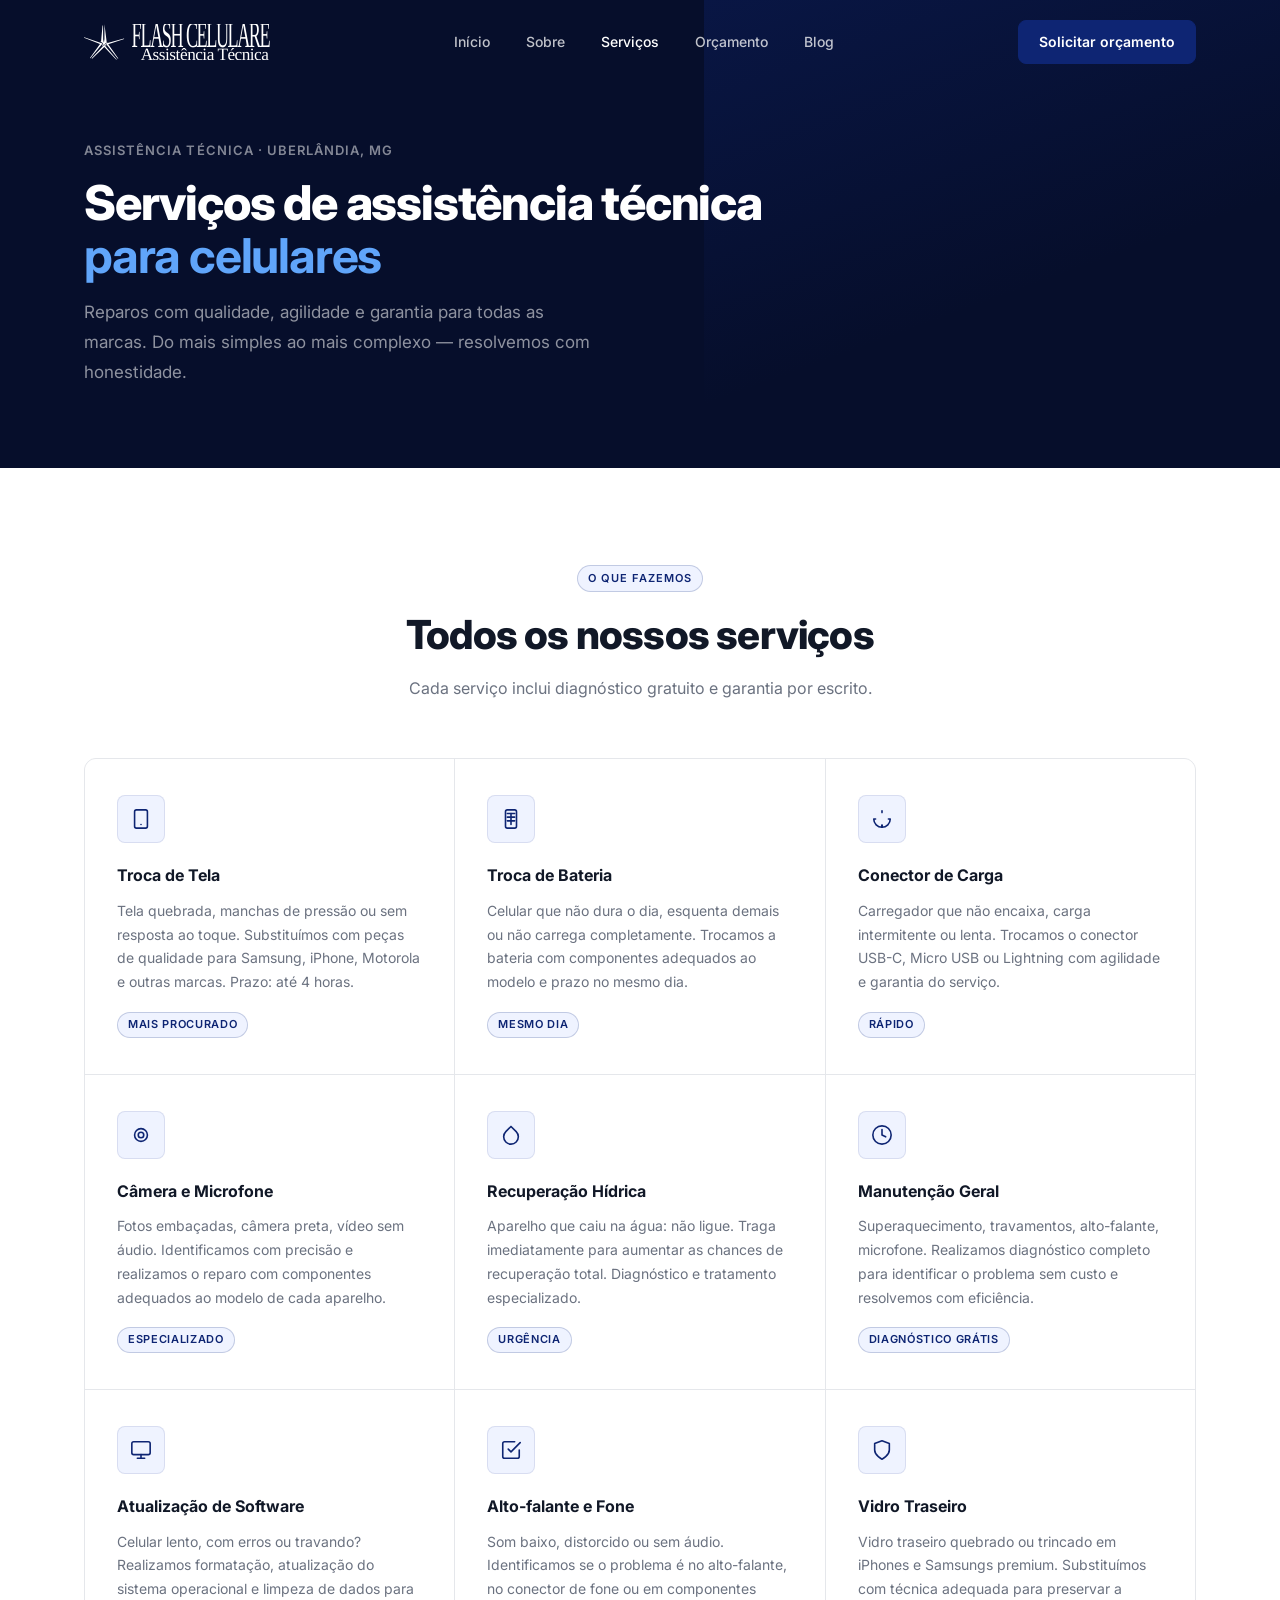
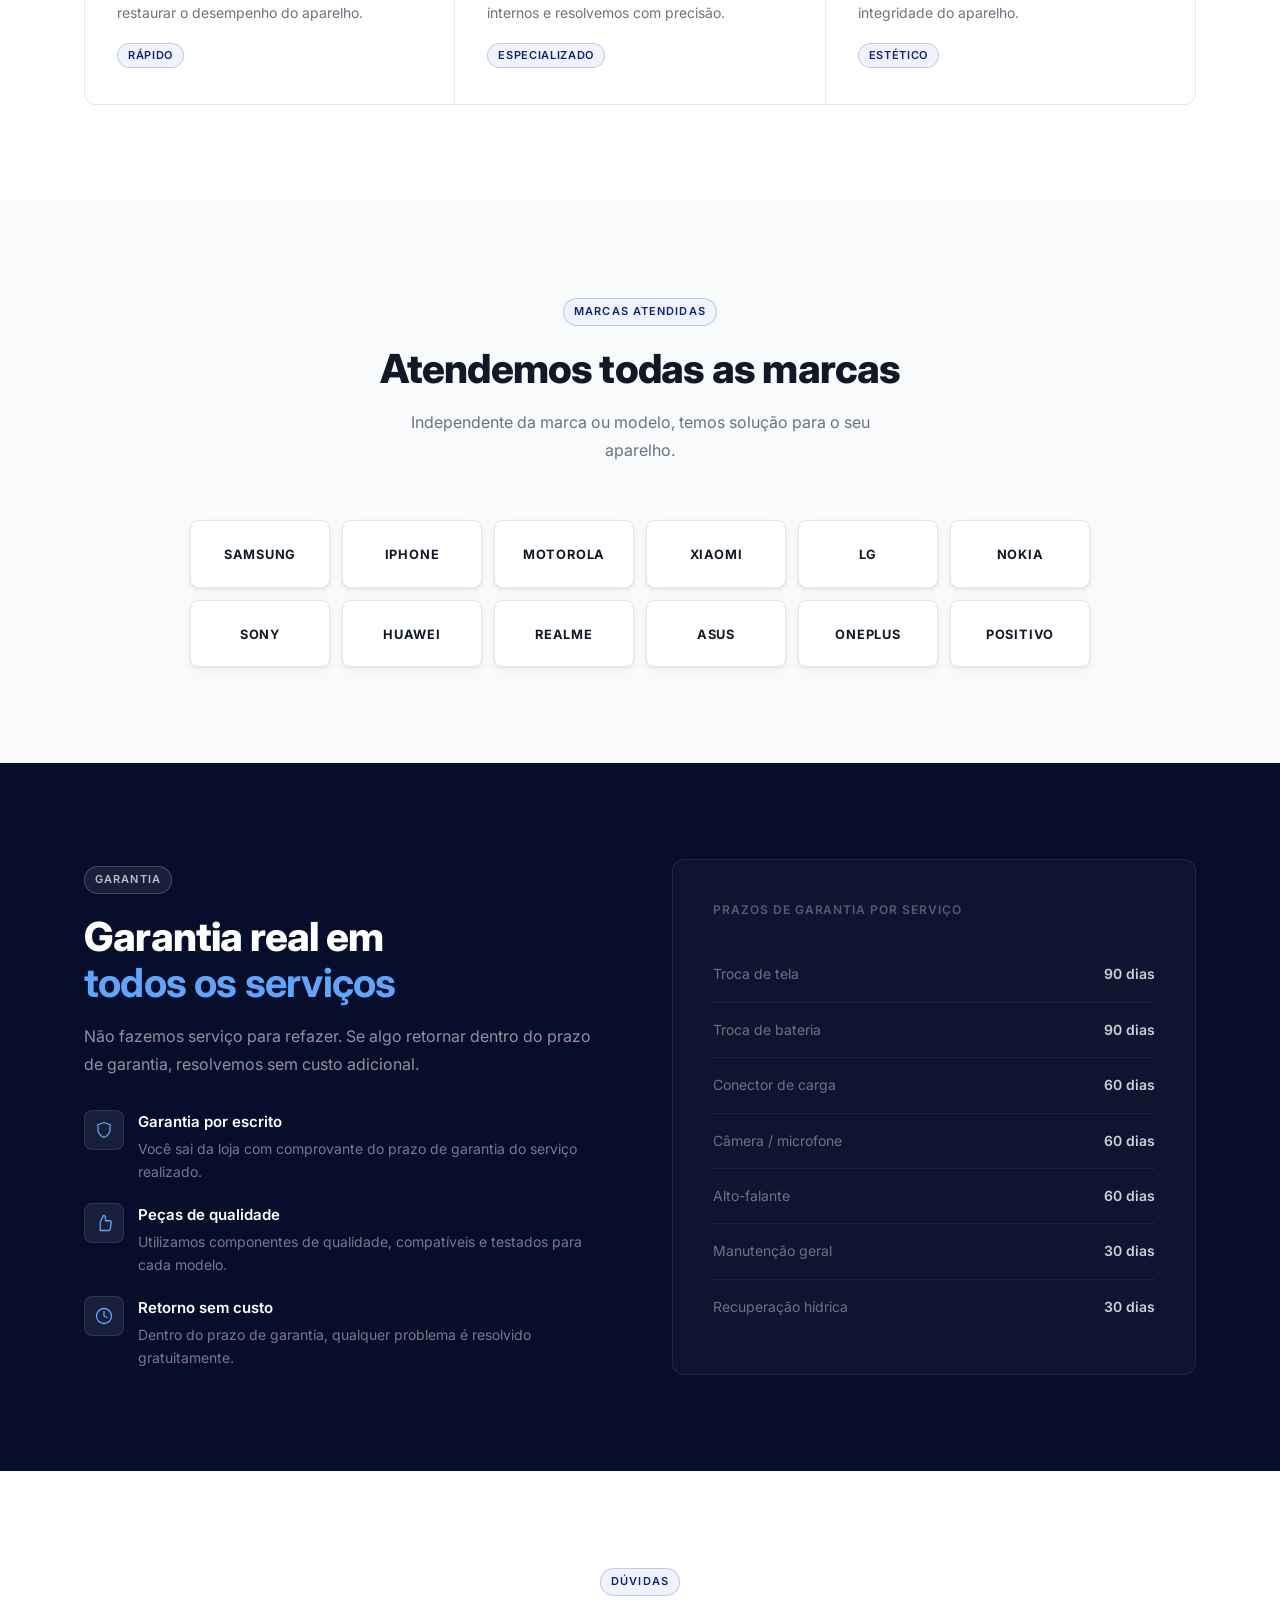
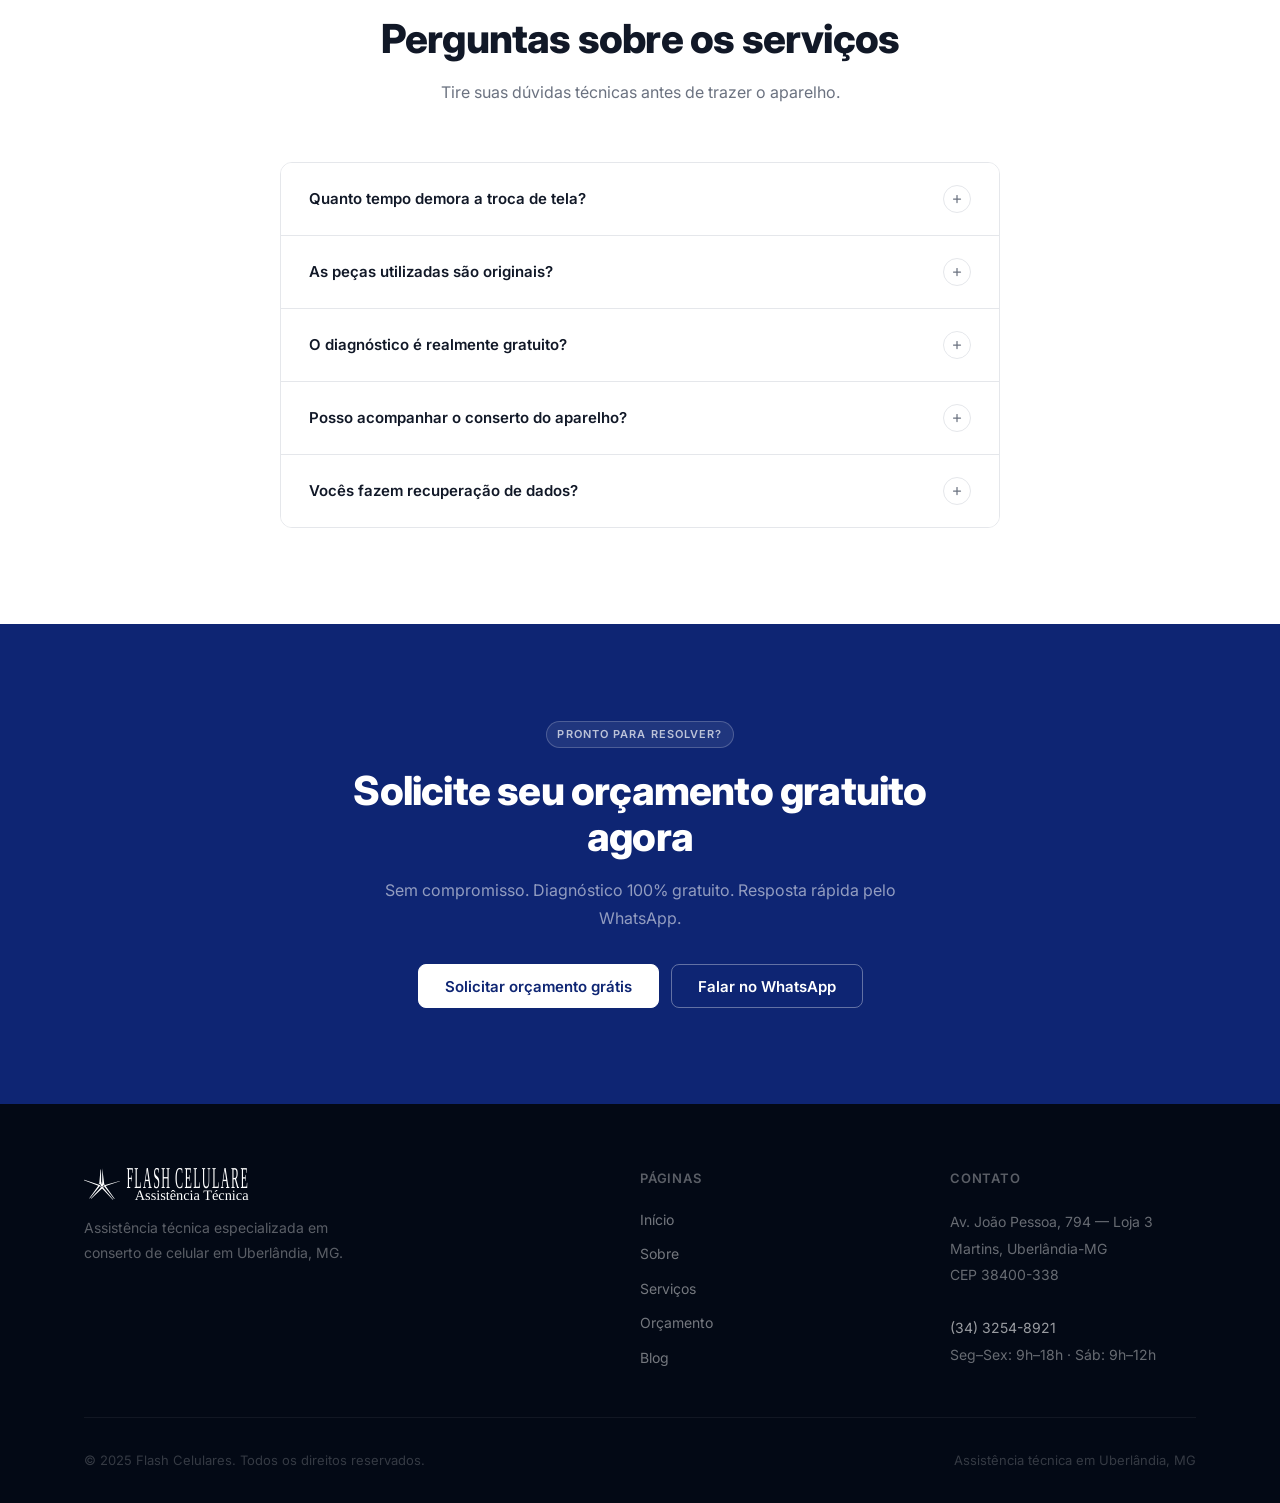
<file: servicos.html>
<!DOCTYPE html>
<html lang="pt-BR">
<head>
  <meta charset="UTF-8" />
  <meta name="viewport" content="width=device-width, initial-scale=1.0" />

  <title>Serviços de Conserto de Celular — Flash Celulares</title>
  <meta name="description" content="Troca de tela, bateria, conector de carga, câmera e mais. Serviços de assistência técnica para todas as marcas em Uberlândia, MG. Orçamento grátis. (34) 3254-8921." />
  <link rel="canonical" href="https://flashcelulares.com.br/servicos" />
  <meta name="robots" content="index, follow" />

  <meta property="og:type"        content="website" />
  <meta property="og:title"       content="Serviços de Conserto de Celular — Flash Celulares" />
  <meta property="og:description" content="Troca de tela, bateria, conector e mais. Assistência técnica para Samsung, iPhone, Motorola e todas as marcas em Uberlândia." />
  <meta property="og:url"         content="https://flashcelulares.com.br/servicos" />
  <meta property="og:image"       content="https://flashcelulares.com.br/og-image.jpg" />

  <link rel="icon" type="image/svg+xml" href="../logo_flash_celulares_azul.svg" />

  <link rel="preconnect" href="https://fonts.googleapis.com" />
  <link rel="preconnect" href="https://fonts.gstatic.com" crossorigin />
  <link href="https://fonts.googleapis.com/css2?family=Inter:wght@300;400;500;600;700;800&display=swap" rel="stylesheet" />
  <link rel="stylesheet" href="assets/style.css" />

  <script type="application/ld+json">
  {
    "@context": "https://schema.org",
    "@type": "ElectronicsStore",
    "@id": "https://flashcelulares.com.br/#localbusiness",
    "name": "Flash Celulares",
    "description": "Assistência técnica especializada em conserto de celular em Uberlândia, MG.",
    "telephone": "+553432548921",
    "address": {
      "@type": "PostalAddress",
      "streetAddress": "Av. João Pessoa, 794 - Loja 3",
      "addressLocality": "Uberlândia",
      "addressRegion": "MG",
      "postalCode": "38400-338",
      "addressCountry": "BR"
    },
    "openingHours": "Mo-Fr 09:00-18:00, Sa 09:00-12:00",
    "priceRange": "$$"
  }
  </script>

  <script type="application/ld+json">
  {
    "@context": "https://schema.org",
    "@type": "FAQPage",
    "mainEntity": [
      { "@type": "Question", "name": "Quanto tempo demora a troca de tela?", "acceptedAnswer": { "@type": "Answer", "text": "A troca de tela é realizada em até 4 horas na maioria dos modelos Samsung, iPhone e Motorola." } },
      { "@type": "Question", "name": "As peças utilizadas são originais?", "acceptedAnswer": { "@type": "Answer", "text": "Trabalhamos com peças de qualidade, originais ou compatíveis de alta qualidade, dependendo do serviço e do aparelho." } },
      { "@type": "Question", "name": "O orçamento é gratuito?", "acceptedAnswer": { "@type": "Answer", "text": "Sim. O diagnóstico e o orçamento são completamente gratuitos e sem compromisso." } },
      { "@type": "Question", "name": "Os serviços têm garantia?", "acceptedAnswer": { "@type": "Answer", "text": "Sim. Todos os serviços possuem garantia por escrito, com prazo que varia por tipo de reparo." } }
    ]
  }
  </script>
</head>
<body>

  <a href="https://wa.me/553432548921" target="_blank" rel="noopener noreferrer" class="fab" id="fab" aria-label="Falar no WhatsApp">
    <svg width="18" height="18" viewBox="0 0 24 24" fill="currentColor" aria-hidden="true"><path d="M17.472 14.382c-.297-.149-1.758-.867-2.03-.967-.273-.099-.471-.148-.67.15-.197.297-.767.966-.94 1.164-.173.199-.347.223-.644.075-.297-.15-1.255-.463-2.39-1.475-.883-.788-1.48-1.761-1.653-2.059-.173-.297-.018-.458.13-.606.134-.133.298-.347.446-.52.149-.174.198-.298.298-.497.099-.198.05-.371-.025-.52-.075-.149-.669-1.612-.916-2.207-.242-.579-.487-.5-.669-.51-.173-.008-.371-.01-.57-.01-.198 0-.52.074-.792.372-.272.297-1.04 1.016-1.04 2.479 0 1.462 1.065 2.875 1.213 3.074.149.198 2.096 3.2 5.077 4.487.709.306 1.262.489 1.694.625.712.227 1.36.195 1.871.118.571-.085 1.758-.719 2.006-1.413.248-.694.248-1.289.173-1.413-.074-.124-.272-.198-.57-.347m-5.421 7.403h-.004a9.87 9.87 0 01-5.031-1.378l-.361-.214-3.741.982.998-3.648-.235-.374a9.86 9.86 0 01-1.51-5.26c.001-5.45 4.436-9.884 9.888-9.884 2.64 0 5.122 1.03 6.988 2.898a9.825 9.825 0 012.893 6.994c-.003 5.45-4.437 9.884-9.885 9.884m8.413-18.297A11.815 11.815 0 0012.05 0C5.495 0 .16 5.335.157 11.892c0 2.096.547 4.142 1.588 5.945L.057 24l6.305-1.654a11.882 11.882 0 005.683 1.448h.005c6.554 0 11.89-5.335 11.893-11.893a11.821 11.821 0 00-3.48-8.413z"/></svg>
    WhatsApp
  </a>

  <div class="mobile-nav" id="mobileNav" role="dialog" aria-modal="true" aria-label="Menu">
    <a href="index.html"    class="mobile-nav__link" onclick="closeNav()">Início</a>
    <a href="sobre.html"    class="mobile-nav__link" onclick="closeNav()">Sobre</a>
    <a href="servicos.html" class="mobile-nav__link" onclick="closeNav()">Serviços</a>
    <a href="orcamento.html" class="mobile-nav__link" onclick="closeNav()">Orçamento</a>
    <a href="blog/index.html" class="mobile-nav__link" onclick="closeNav()">Blog</a>
  </div>

  <header class="header" id="header">
    <div class="wrap">
      <div class="header__inner">
        <a href="index.html" aria-label="Flash Celulares — início">
          <img src="../logo_flash_celulares_branco.svg" alt="Flash Celulares" class="header__logo" width="148" height="36" />
        </a>
        <nav class="nav" aria-label="Principal">
          <a href="index.html"     class="nav__link">Início</a>
          <a href="sobre.html"     class="nav__link">Sobre</a>
          <a href="servicos.html"  class="nav__link active">Serviços</a>
          <a href="orcamento.html" class="nav__link">Orçamento</a>
          <a href="blog/index.html" class="nav__link">Blog</a>
        </nav>
        <div class="header__actions">
          <a href="orcamento.html" class="btn btn-primary" style="padding:10px 20px;font-size:.875rem;">Solicitar orçamento</a>
        </div>
        <button class="hamburger" id="hamburger" aria-label="Abrir menu" aria-expanded="false">
          <span></span><span></span><span></span>
        </button>
      </div>
    </div>
  </header>

  <main>

    <!-- PAGE HERO -->
    <section class="page-hero" aria-labelledby="servicos-title">
      <div class="wrap">
        <div class="page-hero__inner">
          <p class="page-hero__eyebrow">Assistência Técnica · Uberlândia, MG</p>
          <h1 class="page-hero__title" id="servicos-title">
            Serviços de assistência técnica <strong>para celulares</strong>
          </h1>
          <p class="page-hero__sub">
            Reparos com qualidade, agilidade e garantia para todas as marcas. Do mais simples ao mais complexo — resolvemos com honestidade.
          </p>
        </div>
      </div>
    </section>

    <!-- LISTA DE SERVIÇOS -->
    <section class="section" aria-labelledby="lista-servicos-title">
      <div class="wrap">
        <div class="sec-head sec-head--center reveal">
          <span class="label-tag">O que fazemos</span>
          <h2 class="sec-head__title" id="lista-servicos-title">Todos os nossos serviços</h2>
          <p class="sec-head__sub">Cada serviço inclui diagnóstico gratuito e garantia por escrito.</p>
        </div>
        <div class="services__grid">
          <article class="svc-card reveal d1">
            <div class="svc-card__icon" aria-hidden="true">
              <svg width="22" height="22" viewBox="0 0 24 24" fill="none" stroke="currentColor" stroke-width="1.75" stroke-linecap="round" stroke-linejoin="round"><rect x="5" y="2" width="14" height="20" rx="2"/><line x1="12" y1="18" x2="12.01" y2="18"/></svg>
            </div>
            <h3>Troca de Tela</h3>
            <p>Tela quebrada, manchas de pressão ou sem resposta ao toque. Substituímos com peças de qualidade para Samsung, iPhone, Motorola e outras marcas. Prazo: até 4 horas.</p>
            <span class="svc-badge">Mais procurado</span>
          </article>

          <article class="svc-card reveal d2">
            <div class="svc-card__icon" aria-hidden="true">
              <svg width="22" height="22" viewBox="0 0 24 24" fill="none" stroke="currentColor" stroke-width="1.75" stroke-linecap="round" stroke-linejoin="round"><rect x="6" y="2" width="12" height="20" rx="2"/><line x1="12" y1="6" x2="12" y2="18"/><path d="M8 6h8M8 10h8M8 14h8"/></svg>
            </div>
            <h3>Troca de Bateria</h3>
            <p>Celular que não dura o dia, esquenta demais ou não carrega completamente. Trocamos a bateria com componentes adequados ao modelo e prazo no mesmo dia.</p>
            <span class="svc-badge">Mesmo dia</span>
          </article>

          <article class="svc-card reveal d3">
            <div class="svc-card__icon" aria-hidden="true">
              <svg width="22" height="22" viewBox="0 0 24 24" fill="none" stroke="currentColor" stroke-width="1.75" stroke-linecap="round" stroke-linejoin="round"><path d="M5 12H3a9 9 0 009 9v-2"/><path d="M19 12h2a9 9 0 01-9 9v-2"/><path d="M12 3v2m0 14v2"/></svg>
            </div>
            <h3>Conector de Carga</h3>
            <p>Carregador que não encaixa, carga intermitente ou lenta. Trocamos o conector USB-C, Micro USB ou Lightning com agilidade e garantia do serviço.</p>
            <span class="svc-badge">Rápido</span>
          </article>

          <article class="svc-card reveal d4">
            <div class="svc-card__icon" aria-hidden="true">
              <svg width="22" height="22" viewBox="0 0 24 24" fill="none" stroke="currentColor" stroke-width="1.75" stroke-linecap="round" stroke-linejoin="round"><circle cx="12" cy="12" r="3"/><circle cx="12" cy="12" r="7"/></svg>
            </div>
            <h3>Câmera e Microfone</h3>
            <p>Fotos embaçadas, câmera preta, vídeo sem áudio. Identificamos com precisão e realizamos o reparo com componentes adequados ao modelo de cada aparelho.</p>
            <span class="svc-badge">Especializado</span>
          </article>

          <article class="svc-card reveal d5">
            <div class="svc-card__icon" aria-hidden="true">
              <svg width="22" height="22" viewBox="0 0 24 24" fill="none" stroke="currentColor" stroke-width="1.75" stroke-linecap="round" stroke-linejoin="round"><path d="M12 2.69l5.66 5.66a8 8 0 11-11.31 0z"/></svg>
            </div>
            <h3>Recuperação Hídrica</h3>
            <p>Aparelho que caiu na água: não ligue. Traga imediatamente para aumentar as chances de recuperação total. Diagnóstico e tratamento especializado.</p>
            <span class="svc-badge">Urgência</span>
          </article>

          <article class="svc-card reveal d6">
            <div class="svc-card__icon" aria-hidden="true">
              <svg width="22" height="22" viewBox="0 0 24 24" fill="none" stroke="currentColor" stroke-width="1.75" stroke-linecap="round" stroke-linejoin="round"><circle cx="12" cy="12" r="10"/><polyline points="12 6 12 12 16 14"/></svg>
            </div>
            <h3>Manutenção Geral</h3>
            <p>Superaquecimento, travamentos, alto-falante, microfone. Realizamos diagnóstico completo para identificar o problema sem custo e resolvemos com eficiência.</p>
            <span class="svc-badge">Diagnóstico grátis</span>
          </article>

          <article class="svc-card reveal d1">
            <div class="svc-card__icon" aria-hidden="true">
              <svg width="22" height="22" viewBox="0 0 24 24" fill="none" stroke="currentColor" stroke-width="1.75" stroke-linecap="round" stroke-linejoin="round"><rect x="2" y="3" width="20" height="14" rx="2"/><line x1="8" y1="21" x2="16" y2="21"/><line x1="12" y1="17" x2="12" y2="21"/></svg>
            </div>
            <h3>Atualização de Software</h3>
            <p>Celular lento, com erros ou travando? Realizamos formatação, atualização do sistema operacional e limpeza de dados para restaurar o desempenho do aparelho.</p>
            <span class="svc-badge">Rápido</span>
          </article>

          <article class="svc-card reveal d2">
            <div class="svc-card__icon" aria-hidden="true">
              <svg width="22" height="22" viewBox="0 0 24 24" fill="none" stroke="currentColor" stroke-width="1.75" stroke-linecap="round" stroke-linejoin="round"><path d="M9 11l3 3L22 4"/><path d="M21 12v7a2 2 0 01-2 2H5a2 2 0 01-2-2V5a2 2 0 012-2h11"/></svg>
            </div>
            <h3>Alto-falante e Fone</h3>
            <p>Som baixo, distorcido ou sem áudio. Identificamos se o problema é no alto-falante, no conector de fone ou em componentes internos e resolvemos com precisão.</p>
            <span class="svc-badge">Especializado</span>
          </article>

          <article class="svc-card reveal d3">
            <div class="svc-card__icon" aria-hidden="true">
              <svg width="22" height="22" viewBox="0 0 24 24" fill="none" stroke="currentColor" stroke-width="1.75" stroke-linecap="round" stroke-linejoin="round"><path d="M12 22s8-4 8-10V5l-8-3-8 3v7c0 6 8 10 8 10z"/></svg>
            </div>
            <h3>Vidro Traseiro</h3>
            <p>Vidro traseiro quebrado ou trincado em iPhones e Samsungs premium. Substituímos com técnica adequada para preservar a integridade do aparelho.</p>
            <span class="svc-badge">Estético</span>
          </article>
        </div>
      </div>
    </section>

    <!-- MARCAS -->
    <section class="section section--gray" aria-label="Marcas de celulares atendidas">
      <div class="wrap">
        <div class="sec-head sec-head--center reveal">
          <span class="label-tag">Marcas atendidas</span>
          <h2 class="sec-head__title">Atendemos todas as marcas</h2>
          <p class="sec-head__sub">Independente da marca ou modelo, temos solução para o seu aparelho.</p>
        </div>
        <div style="display:grid;grid-template-columns:repeat(auto-fit,minmax(130px,1fr));gap:12px;max-width:900px;margin:0 auto;" class="reveal">
          <div style="background:var(--white);border:1px solid var(--gray-200);border-radius:var(--radius-md);padding:20px;text-align:center;box-shadow:var(--shadow-card);"><span style="font-size:.8rem;font-weight:700;color:var(--gray-600);letter-spacing:.06em;text-transform:uppercase;">Samsung</span></div>
          <div style="background:var(--white);border:1px solid var(--gray-200);border-radius:var(--radius-md);padding:20px;text-align:center;box-shadow:var(--shadow-card);"><span style="font-size:.8rem;font-weight:700;color:var(--gray-600);letter-spacing:.06em;text-transform:uppercase;">iPhone</span></div>
          <div style="background:var(--white);border:1px solid var(--gray-200);border-radius:var(--radius-md);padding:20px;text-align:center;box-shadow:var(--shadow-card);"><span style="font-size:.8rem;font-weight:700;color:var(--gray-600);letter-spacing:.06em;text-transform:uppercase;">Motorola</span></div>
          <div style="background:var(--white);border:1px solid var(--gray-200);border-radius:var(--radius-md);padding:20px;text-align:center;box-shadow:var(--shadow-card);"><span style="font-size:.8rem;font-weight:700;color:var(--gray-600);letter-spacing:.06em;text-transform:uppercase;">Xiaomi</span></div>
          <div style="background:var(--white);border:1px solid var(--gray-200);border-radius:var(--radius-md);padding:20px;text-align:center;box-shadow:var(--shadow-card);"><span style="font-size:.8rem;font-weight:700;color:var(--gray-600);letter-spacing:.06em;text-transform:uppercase;">LG</span></div>
          <div style="background:var(--white);border:1px solid var(--gray-200);border-radius:var(--radius-md);padding:20px;text-align:center;box-shadow:var(--shadow-card);"><span style="font-size:.8rem;font-weight:700;color:var(--gray-600);letter-spacing:.06em;text-transform:uppercase;">Nokia</span></div>
          <div style="background:var(--white);border:1px solid var(--gray-200);border-radius:var(--radius-md);padding:20px;text-align:center;box-shadow:var(--shadow-card);"><span style="font-size:.8rem;font-weight:700;color:var(--gray-600);letter-spacing:.06em;text-transform:uppercase;">Sony</span></div>
          <div style="background:var(--white);border:1px solid var(--gray-200);border-radius:var(--radius-md);padding:20px;text-align:center;box-shadow:var(--shadow-card);"><span style="font-size:.8rem;font-weight:700;color:var(--gray-600);letter-spacing:.06em;text-transform:uppercase;">Huawei</span></div>
          <div style="background:var(--white);border:1px solid var(--gray-200);border-radius:var(--radius-md);padding:20px;text-align:center;box-shadow:var(--shadow-card);"><span style="font-size:.8rem;font-weight:700;color:var(--gray-600);letter-spacing:.06em;text-transform:uppercase;">Realme</span></div>
          <div style="background:var(--white);border:1px solid var(--gray-200);border-radius:var(--radius-md);padding:20px;text-align:center;box-shadow:var(--shadow-card);"><span style="font-size:.8rem;font-weight:700;color:var(--gray-600);letter-spacing:.06em;text-transform:uppercase;">ASUS</span></div>
          <div style="background:var(--white);border:1px solid var(--gray-200);border-radius:var(--radius-md);padding:20px;text-align:center;box-shadow:var(--shadow-card);"><span style="font-size:.8rem;font-weight:700;color:var(--gray-600);letter-spacing:.06em;text-transform:uppercase;">OnePlus</span></div>
          <div style="background:var(--white);border:1px solid var(--gray-200);border-radius:var(--radius-md);padding:20px;text-align:center;box-shadow:var(--shadow-card);"><span style="font-size:.8rem;font-weight:700;color:var(--gray-600);letter-spacing:.06em;text-transform:uppercase;">Positivo</span></div>
        </div>
      </div>
    </section>

    <!-- GARANTIA -->
    <section class="section section--dark" aria-labelledby="garantia-svc-title">
      <div class="wrap">
        <div class="feature__grid">
          <div class="reveal">
            <span class="label-tag label-tag--light">Garantia</span>
            <h2 class="sec-head__title sec-head__title--light" id="garantia-svc-title">
              Garantia real em<br><strong style="color:#60A5FA;">todos os serviços</strong>
            </h2>
            <p class="sec-head__sub sec-head__sub--light">Não fazemos serviço para refazer. Se algo retornar dentro do prazo de garantia, resolvemos sem custo adicional.</p>
            <div class="feature__list">
              <div class="feature__item">
                <div class="feature__icon" aria-hidden="true">
                  <svg width="18" height="18" viewBox="0 0 24 24" fill="none" stroke="currentColor" stroke-width="1.75" stroke-linecap="round" stroke-linejoin="round"><path d="M12 22s8-4 8-10V5l-8-3-8 3v7c0 6 8 10 8 10z"/></svg>
                </div>
                <div>
                  <p class="feature__item-title">Garantia por escrito</p>
                  <p class="feature__item-text">Você sai da loja com comprovante do prazo de garantia do serviço realizado.</p>
                </div>
              </div>
              <div class="feature__item">
                <div class="feature__icon" aria-hidden="true">
                  <svg width="18" height="18" viewBox="0 0 24 24" fill="none" stroke="currentColor" stroke-width="1.75" stroke-linecap="round" stroke-linejoin="round"><path d="M14 9V5a3 3 0 00-3-3l-4 9v11h11.28a2 2 0 002-1.7l1.38-9a2 2 0 00-2-2.3H14z"/></svg>
                </div>
                <div>
                  <p class="feature__item-title">Peças de qualidade</p>
                  <p class="feature__item-text">Utilizamos componentes de qualidade, compatíveis e testados para cada modelo.</p>
                </div>
              </div>
              <div class="feature__item">
                <div class="feature__icon" aria-hidden="true">
                  <svg width="18" height="18" viewBox="0 0 24 24" fill="none" stroke="currentColor" stroke-width="1.75" stroke-linecap="round" stroke-linejoin="round"><circle cx="12" cy="12" r="10"/><polyline points="12 6 12 12 16 14"/></svg>
                </div>
                <div>
                  <p class="feature__item-title">Retorno sem custo</p>
                  <p class="feature__item-text">Dentro do prazo de garantia, qualquer problema é resolvido gratuitamente.</p>
                </div>
              </div>
            </div>
          </div>
          <div class="feature__visual reveal d2">
            <p class="feature__visual-label">Prazos de garantia por serviço</p>
            <div class="feature__visual-rows">
              <div class="feature__visual-row"><span>Troca de tela</span><span>90 dias</span></div>
              <div class="feature__visual-row"><span>Troca de bateria</span><span>90 dias</span></div>
              <div class="feature__visual-row"><span>Conector de carga</span><span>60 dias</span></div>
              <div class="feature__visual-row"><span>Câmera / microfone</span><span>60 dias</span></div>
              <div class="feature__visual-row"><span>Alto-falante</span><span>60 dias</span></div>
              <div class="feature__visual-row"><span>Manutenção geral</span><span>30 dias</span></div>
              <div class="feature__visual-row"><span>Recuperação hídrica</span><span>30 dias</span></div>
            </div>
          </div>
        </div>
      </div>
    </section>

    <!-- FAQ -->
    <section class="section" aria-labelledby="faq-svc-title">
      <div class="wrap">
        <div class="sec-head sec-head--center reveal">
          <span class="label-tag">Dúvidas</span>
          <h2 class="sec-head__title" id="faq-svc-title">Perguntas sobre os serviços</h2>
          <p class="sec-head__sub">Tire suas dúvidas técnicas antes de trazer o aparelho.</p>
        </div>
        <div class="faq__list">
          <div class="faq__item">
            <button class="faq__q" aria-expanded="false">
              Quanto tempo demora a troca de tela?
              <span class="faq__q-icon" aria-hidden="true"><svg width="12" height="12" viewBox="0 0 24 24" fill="none" stroke="currentColor" stroke-width="2.5" stroke-linecap="round"><line x1="12" y1="5" x2="12" y2="19"/><line x1="5" y1="12" x2="19" y2="12"/></svg></span>
            </button>
            <div class="faq__a"><p class="faq__a-body">A troca de tela é realizada em até 4 horas na maioria dos modelos de Samsung, iPhone e Motorola. Modelos específicos podem requerer mais tempo.</p></div>
          </div>
          <div class="faq__item">
            <button class="faq__q" aria-expanded="false">
              As peças utilizadas são originais?
              <span class="faq__q-icon" aria-hidden="true"><svg width="12" height="12" viewBox="0 0 24 24" fill="none" stroke="currentColor" stroke-width="2.5" stroke-linecap="round"><line x1="12" y1="5" x2="12" y2="19"/><line x1="5" y1="12" x2="19" y2="12"/></svg></span>
            </button>
            <div class="faq__a"><p class="faq__a-body">Trabalhamos com peças originais e compatíveis de alta qualidade. Antes de realizar o serviço, informamos o tipo de peça disponível e o valor de cada opção.</p></div>
          </div>
          <div class="faq__item">
            <button class="faq__q" aria-expanded="false">
              O diagnóstico é realmente gratuito?
              <span class="faq__q-icon" aria-hidden="true"><svg width="12" height="12" viewBox="0 0 24 24" fill="none" stroke="currentColor" stroke-width="2.5" stroke-linecap="round"><line x1="12" y1="5" x2="12" y2="19"/><line x1="5" y1="12" x2="19" y2="12"/></svg></span>
            </button>
            <div class="faq__a"><p class="faq__a-body">Sim. O diagnóstico é completamente gratuito. Você só paga se decidir realizar o serviço após receber o orçamento.</p></div>
          </div>
          <div class="faq__item">
            <button class="faq__q" aria-expanded="false">
              Posso acompanhar o conserto do aparelho?
              <span class="faq__q-icon" aria-hidden="true"><svg width="12" height="12" viewBox="0 0 24 24" fill="none" stroke="currentColor" stroke-width="2.5" stroke-linecap="round"><line x1="12" y1="5" x2="12" y2="19"/><line x1="5" y1="12" x2="19" y2="12"/></svg></span>
            </button>
            <div class="faq__a"><p class="faq__a-body">Você pode aguardar na loja para serviços rápidos como troca de tela e bateria. Para serviços mais complexos, entramos em contato pelo WhatsApp quando o aparelho estiver pronto.</p></div>
          </div>
          <div class="faq__item">
            <button class="faq__q" aria-expanded="false">
              Vocês fazem recuperação de dados?
              <span class="faq__q-icon" aria-hidden="true"><svg width="12" height="12" viewBox="0 0 24 24" fill="none" stroke="currentColor" stroke-width="2.5" stroke-linecap="round"><line x1="12" y1="5" x2="12" y2="19"/><line x1="5" y1="12" x2="19" y2="12"/></svg></span>
            </button>
            <div class="faq__a"><p class="faq__a-body">Em casos de recuperação hídrica e reparos de hardware, priorizamos a preservação dos dados. Para casos específicos de recuperação de dados, realize o diagnóstico conosco primeiro.</p></div>
          </div>
        </div>
      </div>
    </section>

    <!-- CTA -->
    <section class="section section--blue" aria-labelledby="cta-svc-title">
      <div class="wrap" style="text-align:center;max-width:640px;margin:0 auto;">
        <div class="reveal">
          <span class="label-tag label-tag--light">Pronto para resolver?</span>
          <h2 class="sec-head__title sec-head__title--light" id="cta-svc-title">
            Solicite seu orçamento gratuito agora
          </h2>
          <p class="sec-head__sub sec-head__sub--light" style="margin:0 auto 32px;">
            Sem compromisso. Diagnóstico 100% gratuito. Resposta rápida pelo WhatsApp.
          </p>
          <div style="display:flex;gap:12px;justify-content:center;flex-wrap:wrap;">
            <a href="orcamento.html" class="btn btn-primary" style="background:var(--white);color:var(--blue);border-color:var(--white);">Solicitar orçamento grátis</a>
            <a href="https://wa.me/553432548921" target="_blank" rel="noopener noreferrer" class="btn btn-outline-light">Falar no WhatsApp</a>
          </div>
        </div>
      </div>
    </section>

  </main>

  <footer class="footer">
    <div class="wrap">
      <div class="footer__grid">
        <div>
          <img src="../logo_flash_celulares_branco.svg" alt="Flash Celulares" class="footer__logo" width="130" height="32" loading="lazy" />
          <p class="footer__tagline">Assistência técnica especializada em conserto de celular em Uberlândia, MG.</p>
        </div>
        <div class="footer__col">
          <h4>Páginas</h4>
          <nav class="footer__links">
            <a href="index.html"     class="footer__link">Início</a>
            <a href="sobre.html"     class="footer__link">Sobre</a>
            <a href="servicos.html"  class="footer__link">Serviços</a>
            <a href="orcamento.html" class="footer__link">Orçamento</a>
            <a href="blog/index.html" class="footer__link">Blog</a>
          </nav>
        </div>
        <div class="footer__col">
          <h4>Contato</h4>
          <address class="footer__nap">
            Av. João Pessoa, 794 — Loja 3<br>
            Martins, Uberlândia-MG<br>
            CEP 38400-338<br><br>
            <a href="tel:+553432548921" style="color:rgba(255,255,255,.6)">(34) 3254-8921</a><br>
            Seg–Sex: 9h–18h · Sáb: 9h–12h
          </address>
        </div>
      </div>
      <div class="footer__bottom">
        <span>© 2025 Flash Celulares. Todos os direitos reservados.</span>
        <span>Assistência técnica em Uberlândia, MG</span>
      </div>
    </div>
  </footer>

  <script src="assets/main.js" defer></script>
</body>
</html>
</file>
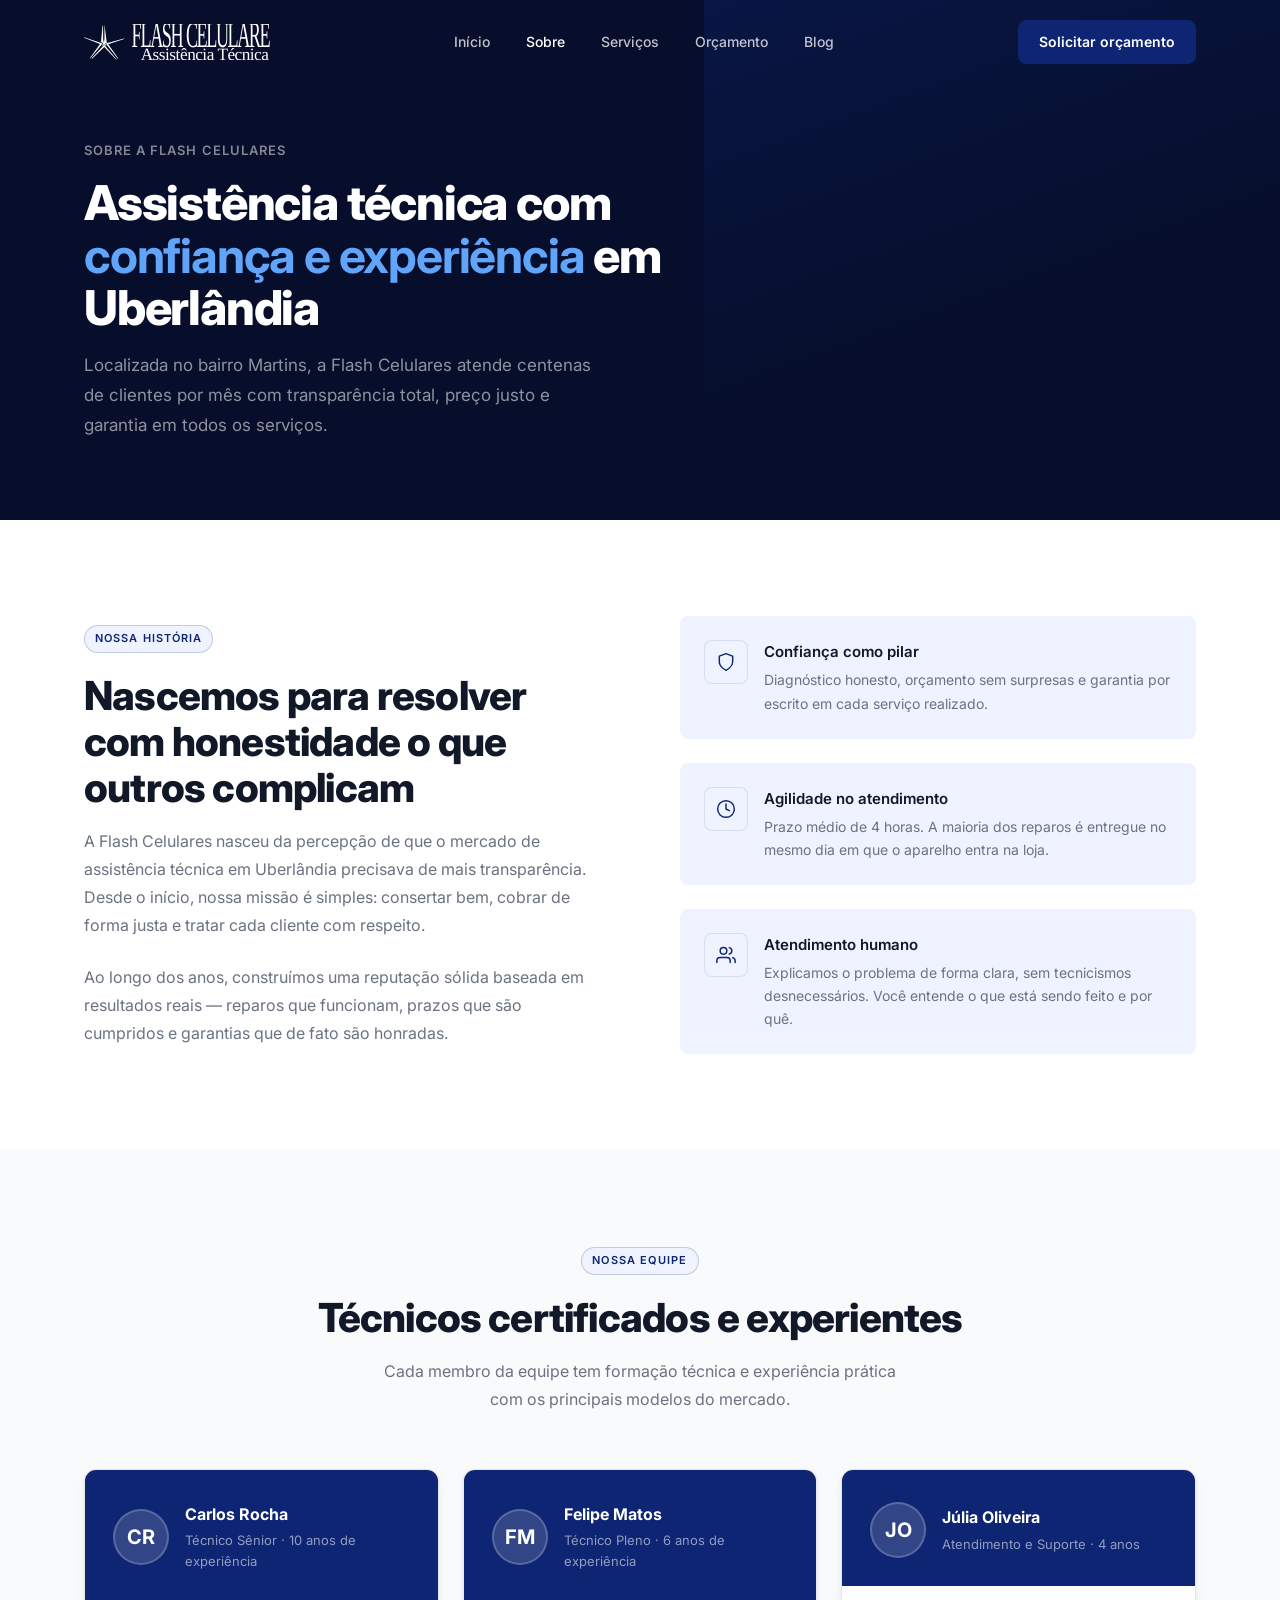
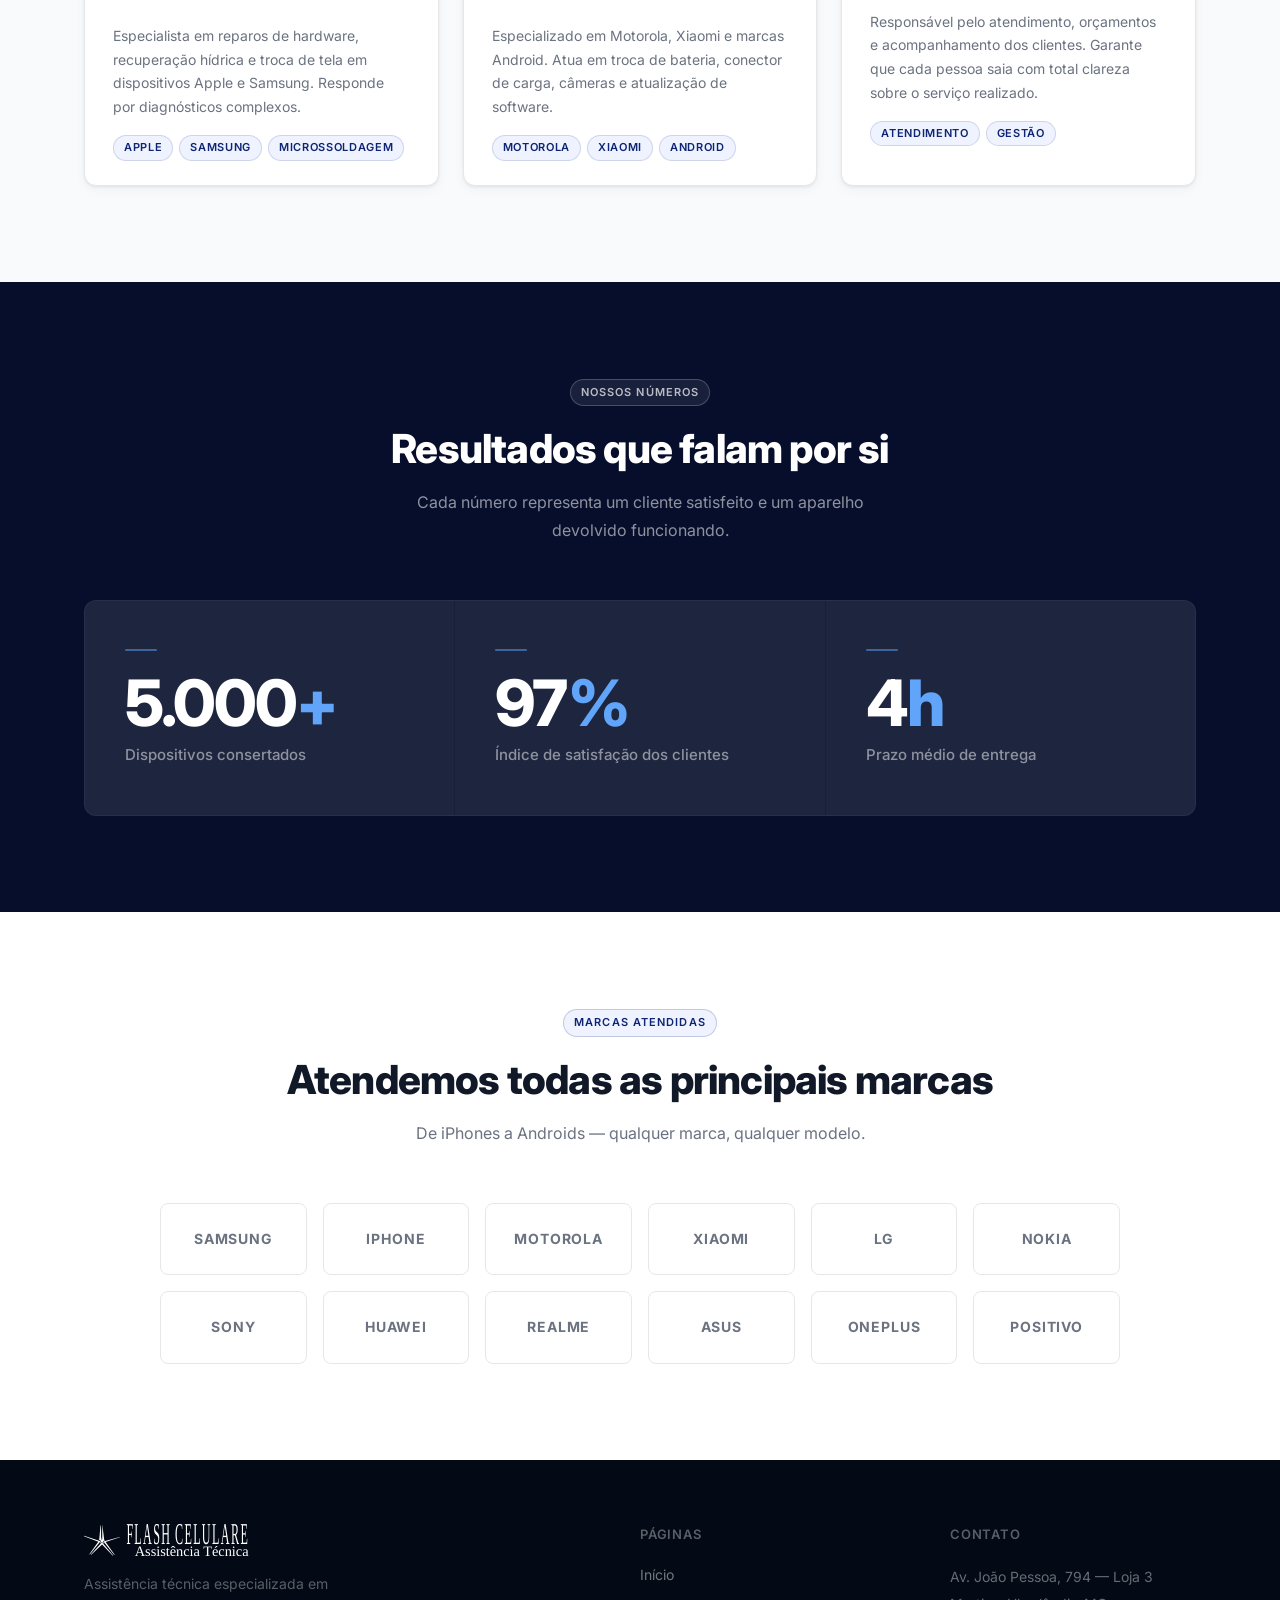
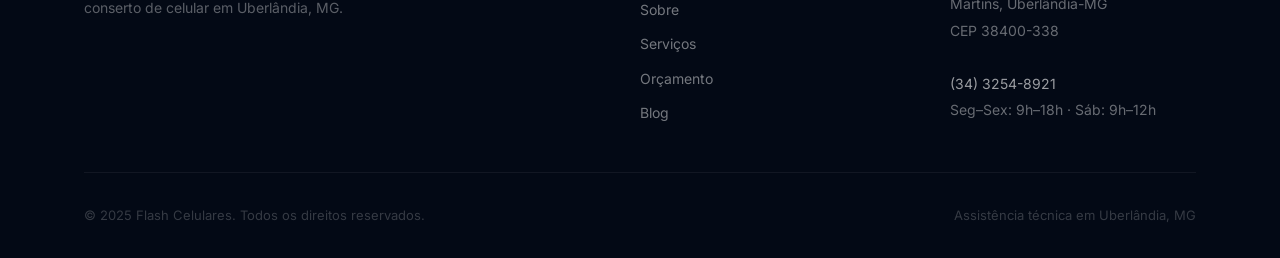
<file: sobre.html>
<!DOCTYPE html>
<html lang="pt-BR">
<head>
  <meta charset="UTF-8" />
  <meta name="viewport" content="width=device-width, initial-scale=1.0" />

  <title>Sobre Nós — Flash Celulares Assistência Técnica</title>
  <meta name="description" content="Conheça a Flash Celulares: assistência técnica em Uberlândia com anos de experiência, equipe certificada e compromisso real com qualidade e transparência. (34) 3254-8921." />
  <link rel="canonical" href="https://flashcelulares.com.br/sobre" />
  <meta name="robots" content="index, follow" />

  <meta property="og:type"        content="website" />
  <meta property="og:title"       content="Sobre Nós — Flash Celulares Assistência Técnica" />
  <meta property="og:description" content="Conheça a história, valores e equipe da Flash Celulares, assistência técnica especializada em Uberlândia, MG." />
  <meta property="og:url"         content="https://flashcelulares.com.br/sobre" />
  <meta property="og:image"       content="https://flashcelulares.com.br/og-image.jpg" />

  <link rel="icon" type="image/svg+xml" href="../logo_flash_celulares_azul.svg" />

  <link rel="preconnect" href="https://fonts.googleapis.com" />
  <link rel="preconnect" href="https://fonts.gstatic.com" crossorigin />
  <link href="https://fonts.googleapis.com/css2?family=Inter:wght@300;400;500;600;700;800&display=swap" rel="stylesheet" />
  <link rel="stylesheet" href="assets/style.css" />

  <script type="application/ld+json">
  {
    "@context": "https://schema.org",
    "@type": "ElectronicsStore",
    "@id": "https://flashcelulares.com.br/#localbusiness",
    "name": "Flash Celulares",
    "description": "Assistência técnica especializada em conserto de celular em Uberlândia, MG.",
    "telephone": "+553432548921",
    "address": {
      "@type": "PostalAddress",
      "streetAddress": "Av. João Pessoa, 794 - Loja 3",
      "addressLocality": "Uberlândia",
      "addressRegion": "MG",
      "postalCode": "38400-338",
      "addressCountry": "BR"
    },
    "openingHours": "Mo-Fr 09:00-18:00, Sa 09:00-12:00",
    "priceRange": "$$"
  }
  </script>
</head>
<body>

  <a href="https://wa.me/553432548921" target="_blank" rel="noopener noreferrer" class="fab" id="fab" aria-label="Falar no WhatsApp">
    <svg width="18" height="18" viewBox="0 0 24 24" fill="currentColor" aria-hidden="true"><path d="M17.472 14.382c-.297-.149-1.758-.867-2.03-.967-.273-.099-.471-.148-.67.15-.197.297-.767.966-.94 1.164-.173.199-.347.223-.644.075-.297-.15-1.255-.463-2.39-1.475-.883-.788-1.48-1.761-1.653-2.059-.173-.297-.018-.458.13-.606.134-.133.298-.347.446-.52.149-.174.198-.298.298-.497.099-.198.05-.371-.025-.52-.075-.149-.669-1.612-.916-2.207-.242-.579-.487-.5-.669-.51-.173-.008-.371-.01-.57-.01-.198 0-.52.074-.792.372-.272.297-1.04 1.016-1.04 2.479 0 1.462 1.065 2.875 1.213 3.074.149.198 2.096 3.2 5.077 4.487.709.306 1.262.489 1.694.625.712.227 1.36.195 1.871.118.571-.085 1.758-.719 2.006-1.413.248-.694.248-1.289.173-1.413-.074-.124-.272-.198-.57-.347m-5.421 7.403h-.004a9.87 9.87 0 01-5.031-1.378l-.361-.214-3.741.982.998-3.648-.235-.374a9.86 9.86 0 01-1.51-5.26c.001-5.45 4.436-9.884 9.888-9.884 2.64 0 5.122 1.03 6.988 2.898a9.825 9.825 0 012.893 6.994c-.003 5.45-4.437 9.884-9.885 9.884m8.413-18.297A11.815 11.815 0 0012.05 0C5.495 0 .16 5.335.157 11.892c0 2.096.547 4.142 1.588 5.945L.057 24l6.305-1.654a11.882 11.882 0 005.683 1.448h.005c6.554 0 11.89-5.335 11.893-11.893a11.821 11.821 0 00-3.48-8.413z"/></svg>
    WhatsApp
  </a>

  <div class="mobile-nav" id="mobileNav" role="dialog" aria-modal="true" aria-label="Menu">
    <a href="index.html"    class="mobile-nav__link" onclick="closeNav()">Início</a>
    <a href="sobre.html"    class="mobile-nav__link" onclick="closeNav()">Sobre</a>
    <a href="servicos.html" class="mobile-nav__link" onclick="closeNav()">Serviços</a>
    <a href="orcamento.html" class="mobile-nav__link" onclick="closeNav()">Orçamento</a>
    <a href="blog/index.html" class="mobile-nav__link" onclick="closeNav()">Blog</a>
  </div>

  <header class="header" id="header">
    <div class="wrap">
      <div class="header__inner">
        <a href="index.html" aria-label="Flash Celulares — início">
          <img src="../logo_flash_celulares_branco.svg" alt="Flash Celulares" class="header__logo" width="148" height="36" />
        </a>
        <nav class="nav" aria-label="Principal">
          <a href="index.html"     class="nav__link">Início</a>
          <a href="sobre.html"     class="nav__link active">Sobre</a>
          <a href="servicos.html"  class="nav__link">Serviços</a>
          <a href="orcamento.html" class="nav__link">Orçamento</a>
          <a href="blog/index.html" class="nav__link">Blog</a>
        </nav>
        <div class="header__actions">
          <a href="orcamento.html" class="btn btn-primary" style="padding:10px 20px;font-size:.875rem;">Solicitar orçamento</a>
        </div>
        <button class="hamburger" id="hamburger" aria-label="Abrir menu" aria-expanded="false">
          <span></span><span></span><span></span>
        </button>
      </div>
    </div>
  </header>

  <main>

    <!-- PAGE HERO -->
    <section class="page-hero" aria-labelledby="sobre-title">
      <div class="wrap">
        <div class="page-hero__inner">
          <p class="page-hero__eyebrow">Sobre a Flash Celulares</p>
          <h1 class="page-hero__title" id="sobre-title">
            Assistência técnica com <strong>confiança e experiência</strong> em Uberlândia
          </h1>
          <p class="page-hero__sub">
            Localizada no bairro Martins, a Flash Celulares atende centenas de clientes por mês com transparência total, preço justo e garantia em todos os serviços.
          </p>
        </div>
      </div>
    </section>

    <!-- SOBRE — História e valores -->
    <section class="section" aria-labelledby="historia-title">
      <div class="wrap">
        <div class="about__grid">
          <div class="reveal">
            <span class="label-tag">Nossa história</span>
            <h2 class="sec-head__title" id="historia-title">
              Nascemos para resolver com honestidade o que outros complicam
            </h2>
            <p class="sec-head__sub" style="margin-bottom:24px;">
              A Flash Celulares nasceu da percepção de que o mercado de assistência técnica em Uberlândia precisava de mais transparência. Desde o início, nossa missão é simples: consertar bem, cobrar de forma justa e tratar cada cliente com respeito.
            </p>
            <p class="sec-head__sub" style="margin-bottom:0;">
              Ao longo dos anos, construímos uma reputação sólida baseada em resultados reais — reparos que funcionam, prazos que são cumpridos e garantias que de fato são honradas.
            </p>
          </div>

          <div class="reveal d2" style="display:flex;flex-direction:column;gap:24px;">
            <div class="about__feat" style="background:var(--blue-50);border-radius:var(--radius-md);padding:24px;border:none;">
              <div class="about__feat-icon" aria-hidden="true">
                <svg width="20" height="20" viewBox="0 0 24 24" fill="none" stroke="currentColor" stroke-width="1.75" stroke-linecap="round" stroke-linejoin="round"><path d="M12 22s8-4 8-10V5l-8-3-8 3v7c0 6 8 10 8 10z"/></svg>
              </div>
              <div class="about__feat-body">
                <h4>Confiança como pilar</h4>
                <p>Diagnóstico honesto, orçamento sem surpresas e garantia por escrito em cada serviço realizado.</p>
              </div>
            </div>
            <div class="about__feat" style="background:var(--blue-50);border-radius:var(--radius-md);padding:24px;border:none;">
              <div class="about__feat-icon" aria-hidden="true">
                <svg width="20" height="20" viewBox="0 0 24 24" fill="none" stroke="currentColor" stroke-width="1.75" stroke-linecap="round" stroke-linejoin="round"><circle cx="12" cy="12" r="10"/><polyline points="12 6 12 12 16 14"/></svg>
              </div>
              <div class="about__feat-body">
                <h4>Agilidade no atendimento</h4>
                <p>Prazo médio de 4 horas. A maioria dos reparos é entregue no mesmo dia em que o aparelho entra na loja.</p>
              </div>
            </div>
            <div class="about__feat" style="background:var(--blue-50);border-radius:var(--radius-md);padding:24px;border:none;">
              <div class="about__feat-icon" aria-hidden="true">
                <svg width="20" height="20" viewBox="0 0 24 24" fill="none" stroke="currentColor" stroke-width="1.75" stroke-linecap="round" stroke-linejoin="round"><path d="M17 21v-2a4 4 0 00-4-4H5a4 4 0 00-4 4v2"/><circle cx="9" cy="7" r="4"/><path d="M23 21v-2a4 4 0 00-3-3.87m-4-12a4 4 0 010 7.75"/></svg>
              </div>
              <div class="about__feat-body">
                <h4>Atendimento humano</h4>
                <p>Explicamos o problema de forma clara, sem tecnicismos desnecessários. Você entende o que está sendo feito e por quê.</p>
              </div>
            </div>
          </div>
        </div>
      </div>
    </section>

    <!-- EQUIPE -->
    <section class="section section--gray" aria-labelledby="equipe-title">
      <div class="wrap">
        <div class="sec-head sec-head--center reveal">
          <span class="label-tag">Nossa equipe</span>
          <h2 class="sec-head__title" id="equipe-title">Técnicos certificados e experientes</h2>
          <p class="sec-head__sub">Cada membro da equipe tem formação técnica e experiência prática com os principais modelos do mercado.</p>
        </div>
        <div class="team__grid">
          <article class="team-card reveal d1">
            <div class="team-card__header">
              <div class="team-card__avatar" aria-hidden="true">CR</div>
              <div>
                <p class="team-card__name">Carlos Rocha</p>
                <p class="team-card__role">Técnico Sênior · 10 anos de experiência</p>
              </div>
            </div>
            <div class="team-card__body">
              <p>Especialista em reparos de hardware, recuperação hídrica e troca de tela em dispositivos Apple e Samsung. Responde por diagnósticos complexos.</p>
              <div class="team-card__certs">
                <span class="cert-tag">Apple</span>
                <span class="cert-tag">Samsung</span>
                <span class="cert-tag">Microssoldagem</span>
              </div>
            </div>
          </article>

          <article class="team-card reveal d2">
            <div class="team-card__header">
              <div class="team-card__avatar" aria-hidden="true">FM</div>
              <div>
                <p class="team-card__name">Felipe Matos</p>
                <p class="team-card__role">Técnico Pleno · 6 anos de experiência</p>
              </div>
            </div>
            <div class="team-card__body">
              <p>Especializado em Motorola, Xiaomi e marcas Android. Atua em troca de bateria, conector de carga, câmeras e atualização de software.</p>
              <div class="team-card__certs">
                <span class="cert-tag">Motorola</span>
                <span class="cert-tag">Xiaomi</span>
                <span class="cert-tag">Android</span>
              </div>
            </div>
          </article>

          <article class="team-card reveal d3">
            <div class="team-card__header">
              <div class="team-card__avatar" aria-hidden="true">JO</div>
              <div>
                <p class="team-card__name">Júlia Oliveira</p>
                <p class="team-card__role">Atendimento e Suporte · 4 anos</p>
              </div>
            </div>
            <div class="team-card__body">
              <p>Responsável pelo atendimento, orçamentos e acompanhamento dos clientes. Garante que cada pessoa saia com total clareza sobre o serviço realizado.</p>
              <div class="team-card__certs">
                <span class="cert-tag">Atendimento</span>
                <span class="cert-tag">Gestão</span>
              </div>
            </div>
          </article>
        </div>
      </div>
    </section>

    <!-- ESTATÍSTICAS -->
    <section class="section section--dark" aria-label="Números da Flash Celulares">
      <div class="wrap">
        <div class="sec-head sec-head--center reveal">
          <span class="label-tag label-tag--light">Nossos números</span>
          <h2 class="sec-head__title sec-head__title--light">Resultados que falam por si</h2>
          <p class="sec-head__sub sec-head__sub--light">Cada número representa um cliente satisfeito e um aparelho devolvido funcionando.</p>
        </div>
        <div class="stats__grid">
          <div class="stat-card reveal d1">
            <div class="stat-card__bar"></div>
            <p class="stat-card__num" data-suffix="+">5.000</p>
            <p class="stat-card__label">Dispositivos consertados</p>
          </div>
          <div class="stat-card reveal d2">
            <div class="stat-card__bar"></div>
            <p class="stat-card__num" data-suffix="%">97</p>
            <p class="stat-card__label">Índice de satisfação dos clientes</p>
          </div>
          <div class="stat-card reveal d3">
            <div class="stat-card__bar"></div>
            <p class="stat-card__num" data-suffix="h">4</p>
            <p class="stat-card__label">Prazo médio de entrega</p>
          </div>
        </div>
      </div>
    </section>

    <!-- LOGOS MARCAS -->
    <section class="section" aria-label="Marcas atendidas">
      <div class="wrap">
        <div class="sec-head sec-head--center reveal">
          <span class="label-tag">Marcas atendidas</span>
          <h2 class="sec-head__title">Atendemos todas as principais marcas</h2>
          <p class="sec-head__sub">De iPhones a Androids — qualquer marca, qualquer modelo.</p>
        </div>
        <div style="display:grid;grid-template-columns:repeat(auto-fit,minmax(140px,1fr));gap:16px;max-width:960px;margin:0 auto;" class="reveal">
          <div style="border:1px solid var(--gray-200);border-radius:var(--radius-md);padding:24px;text-align:center;display:flex;align-items:center;justify-content:center;"><span style="font-size:.875rem;font-weight:700;color:var(--gray-500);letter-spacing:.06em;text-transform:uppercase;">Samsung</span></div>
          <div style="border:1px solid var(--gray-200);border-radius:var(--radius-md);padding:24px;text-align:center;display:flex;align-items:center;justify-content:center;"><span style="font-size:.875rem;font-weight:700;color:var(--gray-500);letter-spacing:.06em;text-transform:uppercase;">iPhone</span></div>
          <div style="border:1px solid var(--gray-200);border-radius:var(--radius-md);padding:24px;text-align:center;display:flex;align-items:center;justify-content:center;"><span style="font-size:.875rem;font-weight:700;color:var(--gray-500);letter-spacing:.06em;text-transform:uppercase;">Motorola</span></div>
          <div style="border:1px solid var(--gray-200);border-radius:var(--radius-md);padding:24px;text-align:center;display:flex;align-items:center;justify-content:center;"><span style="font-size:.875rem;font-weight:700;color:var(--gray-500);letter-spacing:.06em;text-transform:uppercase;">Xiaomi</span></div>
          <div style="border:1px solid var(--gray-200);border-radius:var(--radius-md);padding:24px;text-align:center;display:flex;align-items:center;justify-content:center;"><span style="font-size:.875rem;font-weight:700;color:var(--gray-500);letter-spacing:.06em;text-transform:uppercase;">LG</span></div>
          <div style="border:1px solid var(--gray-200);border-radius:var(--radius-md);padding:24px;text-align:center;display:flex;align-items:center;justify-content:center;"><span style="font-size:.875rem;font-weight:700;color:var(--gray-500);letter-spacing:.06em;text-transform:uppercase;">Nokia</span></div>
          <div style="border:1px solid var(--gray-200);border-radius:var(--radius-md);padding:24px;text-align:center;display:flex;align-items:center;justify-content:center;"><span style="font-size:.875rem;font-weight:700;color:var(--gray-500);letter-spacing:.06em;text-transform:uppercase;">Sony</span></div>
          <div style="border:1px solid var(--gray-200);border-radius:var(--radius-md);padding:24px;text-align:center;display:flex;align-items:center;justify-content:center;"><span style="font-size:.875rem;font-weight:700;color:var(--gray-500);letter-spacing:.06em;text-transform:uppercase;">Huawei</span></div>
          <div style="border:1px solid var(--gray-200);border-radius:var(--radius-md);padding:24px;text-align:center;display:flex;align-items:center;justify-content:center;"><span style="font-size:.875rem;font-weight:700;color:var(--gray-500);letter-spacing:.06em;text-transform:uppercase;">Realme</span></div>
          <div style="border:1px solid var(--gray-200);border-radius:var(--radius-md);padding:24px;text-align:center;display:flex;align-items:center;justify-content:center;"><span style="font-size:.875rem;font-weight:700;color:var(--gray-500);letter-spacing:.06em;text-transform:uppercase;">ASUS</span></div>
          <div style="border:1px solid var(--gray-200);border-radius:var(--radius-md);padding:24px;text-align:center;display:flex;align-items:center;justify-content:center;"><span style="font-size:.875rem;font-weight:700;color:var(--gray-500);letter-spacing:.06em;text-transform:uppercase;">OnePlus</span></div>
          <div style="border:1px solid var(--gray-200);border-radius:var(--radius-md);padding:24px;text-align:center;display:flex;align-items:center;justify-content:center;"><span style="font-size:.875rem;font-weight:700;color:var(--gray-500);letter-spacing:.06em;text-transform:uppercase;">Positivo</span></div>
        </div>
      </div>
    </section>

  </main>

  <footer class="footer">
    <div class="wrap">
      <div class="footer__grid">
        <div>
          <img src="../logo_flash_celulares_branco.svg" alt="Flash Celulares" class="footer__logo" width="130" height="32" loading="lazy" />
          <p class="footer__tagline">Assistência técnica especializada em conserto de celular em Uberlândia, MG.</p>
        </div>
        <div class="footer__col">
          <h4>Páginas</h4>
          <nav class="footer__links">
            <a href="index.html"     class="footer__link">Início</a>
            <a href="sobre.html"     class="footer__link">Sobre</a>
            <a href="servicos.html"  class="footer__link">Serviços</a>
            <a href="orcamento.html" class="footer__link">Orçamento</a>
            <a href="blog/index.html" class="footer__link">Blog</a>
          </nav>
        </div>
        <div class="footer__col">
          <h4>Contato</h4>
          <address class="footer__nap">
            Av. João Pessoa, 794 — Loja 3<br>
            Martins, Uberlândia-MG<br>
            CEP 38400-338<br><br>
            <a href="tel:+553432548921" style="color:rgba(255,255,255,.6)">(34) 3254-8921</a><br>
            Seg–Sex: 9h–18h · Sáb: 9h–12h
          </address>
        </div>
      </div>
      <div class="footer__bottom">
        <span>© 2025 Flash Celulares. Todos os direitos reservados.</span>
        <span>Assistência técnica em Uberlândia, MG</span>
      </div>
    </div>
  </footer>

  <script src="assets/main.js" defer></script>
</body>
</html>
</file>
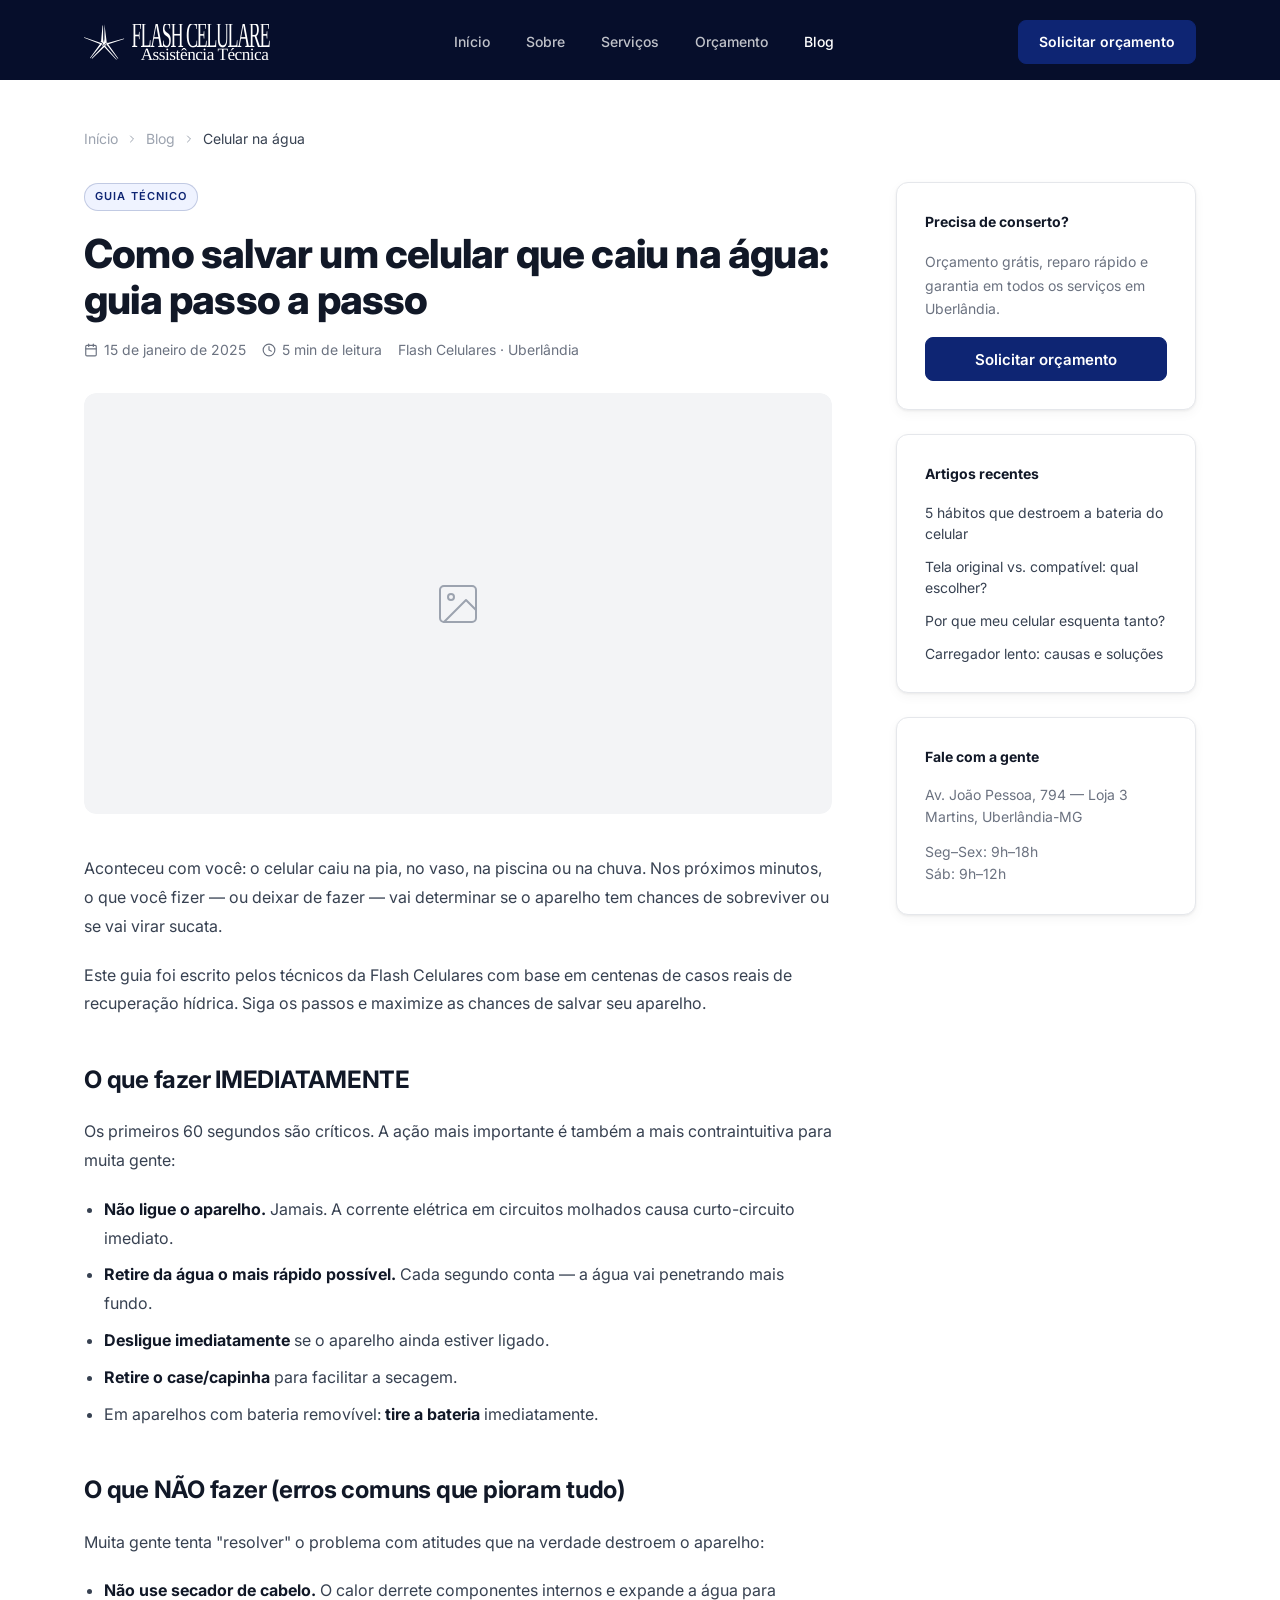
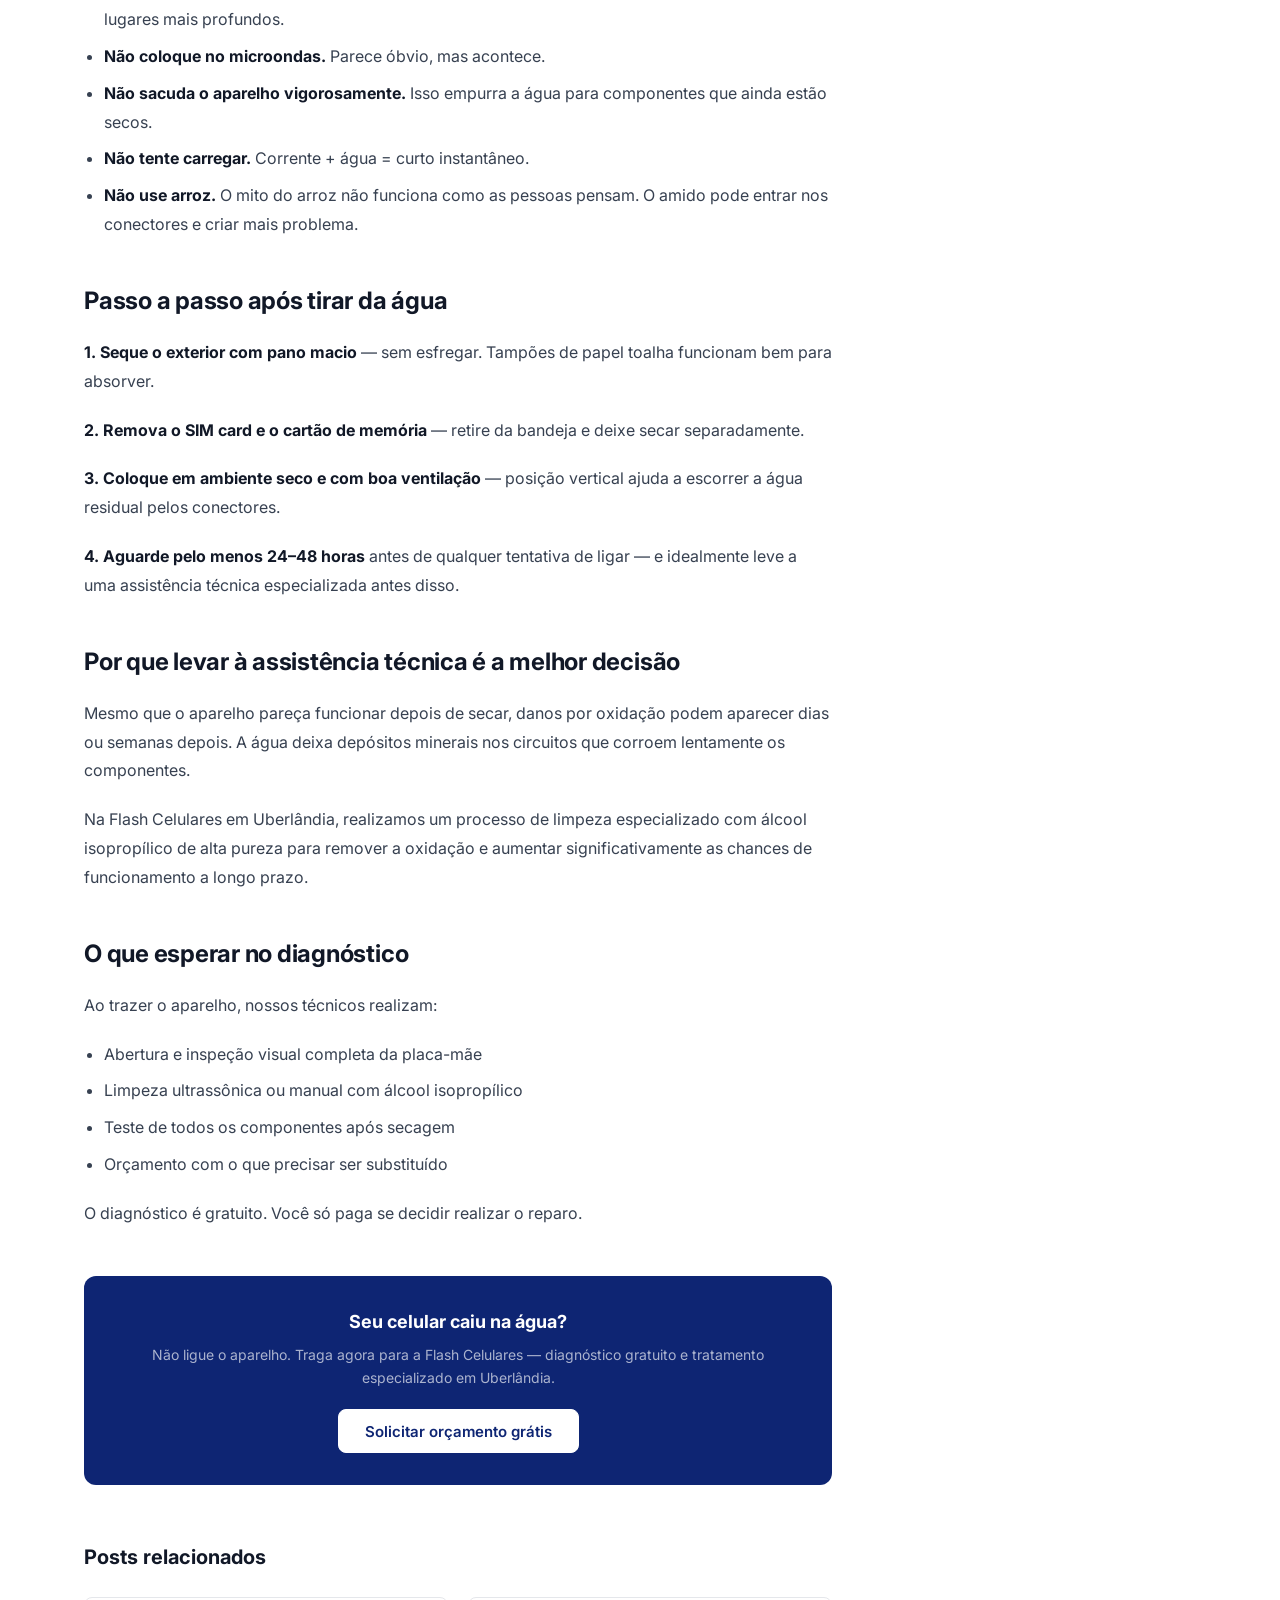
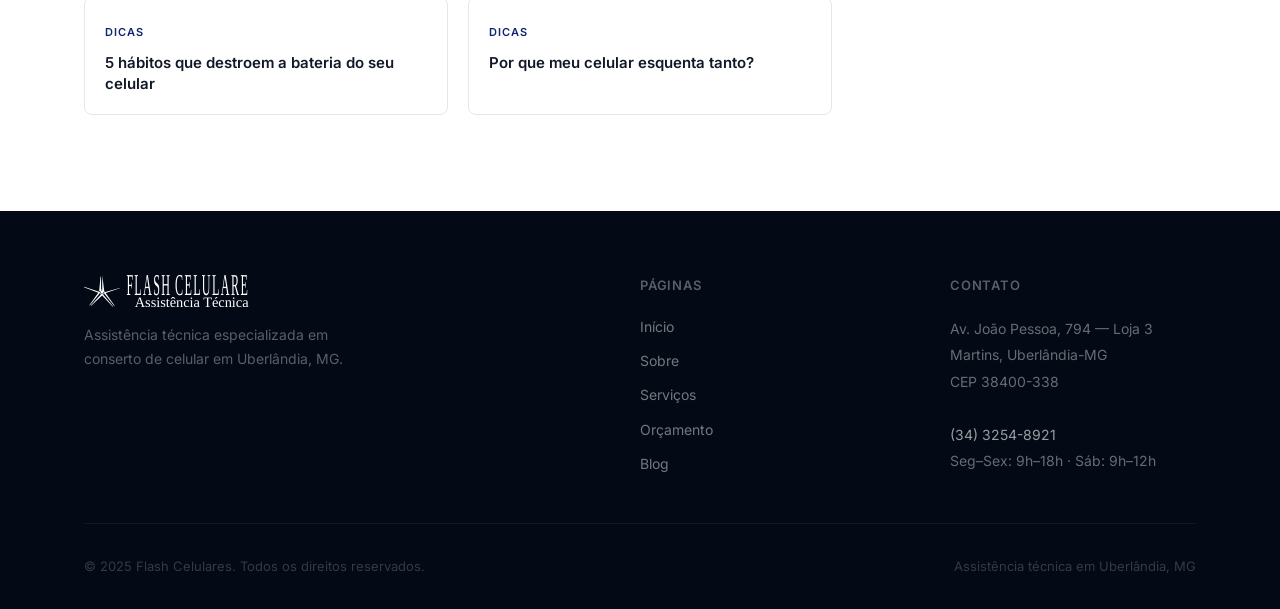
<file: blog/como-salvar-celular-molhado.html>
<!DOCTYPE html>
<html lang="pt-BR">
<head>
  <meta charset="UTF-8" />
  <meta name="viewport" content="width=device-width, initial-scale=1.0" />

  <title>Como Salvar um Celular que Caiu na Água — Flash Celulares</title>
  <meta name="description" content="Guia completo: o que fazer quando o celular cai na água. Passos certos nos primeiros minutos para aumentar as chances de recuperação total do aparelho." />
  <link rel="canonical" href="https://flashcelulares.com.br/blog/como-salvar-celular-molhado" />
  <meta name="robots" content="index, follow" />

  <meta property="og:type"        content="article" />
  <meta property="og:title"       content="Como Salvar um Celular que Caiu na Água — Flash Celulares" />
  <meta property="og:description" content="Guia completo para salvar celular que caiu na água. Passos certos nos primeiros minutos." />
  <meta property="og:url"         content="https://flashcelulares.com.br/blog/como-salvar-celular-molhado" />
  <meta property="og:image"       content="https://flashcelulares.com.br/og-image.jpg" />

  <link rel="icon" type="image/svg+xml" href="../../logo_flash_celulares_azul.svg" />

  <link rel="preconnect" href="https://fonts.googleapis.com" />
  <link rel="preconnect" href="https://fonts.gstatic.com" crossorigin />
  <link href="https://fonts.googleapis.com/css2?family=Inter:wght@300;400;500;600;700;800&display=swap" rel="stylesheet" />
  <link rel="stylesheet" href="../assets/style.css" />

  <script type="application/ld+json">
  {
    "@context": "https://schema.org",
    "@type": "Article",
    "headline": "Como salvar um celular que caiu na água: guia passo a passo",
    "author": { "@type": "Organization", "name": "Flash Celulares" },
    "datePublished": "2025-01-15",
    "dateModified": "2025-01-15",
    "image": "https://flashcelulares.com.br/og-image.jpg",
    "publisher": {
      "@type": "Organization",
      "name": "Flash Celulares",
      "logo": { "@type": "ImageObject", "url": "https://flashcelulares.com.br/logo_flash_celulares_azul.svg" }
    }
  }
  </script>
</head>
<body>

  <a href="https://wa.me/553432548921" target="_blank" rel="noopener noreferrer" class="fab" id="fab" aria-label="Falar no WhatsApp">
    <svg width="18" height="18" viewBox="0 0 24 24" fill="currentColor" aria-hidden="true"><path d="M17.472 14.382c-.297-.149-1.758-.867-2.03-.967-.273-.099-.471-.148-.67.15-.197.297-.767.966-.94 1.164-.173.199-.347.223-.644.075-.297-.15-1.255-.463-2.39-1.475-.883-.788-1.48-1.761-1.653-2.059-.173-.297-.018-.458.13-.606.134-.133.298-.347.446-.52.149-.174.198-.298.298-.497.099-.198.05-.371-.025-.52-.075-.149-.669-1.612-.916-2.207-.242-.579-.487-.5-.669-.51-.173-.008-.371-.01-.57-.01-.198 0-.52.074-.792.372-.272.297-1.04 1.016-1.04 2.479 0 1.462 1.065 2.875 1.213 3.074.149.198 2.096 3.2 5.077 4.487.709.306 1.262.489 1.694.625.712.227 1.36.195 1.871.118.571-.085 1.758-.719 2.006-1.413.248-.694.248-1.289.173-1.413-.074-.124-.272-.198-.57-.347m-5.421 7.403h-.004a9.87 9.87 0 01-5.031-1.378l-.361-.214-3.741.982.998-3.648-.235-.374a9.86 9.86 0 01-1.51-5.26c.001-5.45 4.436-9.884 9.888-9.884 2.64 0 5.122 1.03 6.988 2.898a9.825 9.825 0 012.893 6.994c-.003 5.45-4.437 9.884-9.885 9.884m8.413-18.297A11.815 11.815 0 0012.05 0C5.495 0 .16 5.335.157 11.892c0 2.096.547 4.142 1.588 5.945L.057 24l6.305-1.654a11.882 11.882 0 005.683 1.448h.005c6.554 0 11.89-5.335 11.893-11.893a11.821 11.821 0 00-3.48-8.413z"/></svg>
    WhatsApp
  </a>

  <div class="mobile-nav" id="mobileNav" role="dialog" aria-modal="true" aria-label="Menu">
    <a href="../index.html"    class="mobile-nav__link" onclick="closeNav()">Início</a>
    <a href="../sobre.html"    class="mobile-nav__link" onclick="closeNav()">Sobre</a>
    <a href="../servicos.html" class="mobile-nav__link" onclick="closeNav()">Serviços</a>
    <a href="../orcamento.html" class="mobile-nav__link" onclick="closeNav()">Orçamento</a>
    <a href="index.html"       class="mobile-nav__link" onclick="closeNav()">Blog</a>
  </div>

  <header class="header" id="header">
    <div class="wrap">
      <div class="header__inner">
        <a href="../index.html" aria-label="Flash Celulares — início">
          <img src="../../logo_flash_celulares_branco.svg" alt="Flash Celulares" class="header__logo" width="148" height="36" />
        </a>
        <nav class="nav" aria-label="Principal">
          <a href="../index.html"    class="nav__link">Início</a>
          <a href="../sobre.html"    class="nav__link">Sobre</a>
          <a href="../servicos.html" class="nav__link">Serviços</a>
          <a href="../orcamento.html" class="nav__link">Orçamento</a>
          <a href="index.html"       class="nav__link active">Blog</a>
        </nav>
        <div class="header__actions">
          <a href="../orcamento.html" class="btn btn-primary" style="padding:10px 20px;font-size:.875rem;">Solicitar orçamento</a>
        </div>
        <button class="hamburger" id="hamburger" aria-label="Abrir menu" aria-expanded="false">
          <span></span><span></span><span></span>
        </button>
      </div>
    </div>
  </header>

  <main>

    <div style="background:#060E2B;height:80px;"></div>

    <div class="section" style="padding-top:48px;">
      <div class="wrap">

        <!-- Breadcrumb -->
        <nav aria-label="Caminho" style="font-size:.875rem;color:var(--gray-400);margin-bottom:32px;display:flex;gap:8px;align-items:center;flex-wrap:wrap;">
          <a href="../index.html" style="color:var(--gray-400);transition:color .15s;" onmouseover="this.style.color='var(--blue)'" onmouseout="this.style.color='var(--gray-400)'">Início</a>
          <svg width="12" height="12" viewBox="0 0 24 24" fill="none" stroke="currentColor" stroke-width="2" stroke-linecap="round" aria-hidden="true"><polyline points="9 18 15 12 9 6"/></svg>
          <a href="index.html" style="color:var(--gray-400);transition:color .15s;" onmouseover="this.style.color='var(--blue)'" onmouseout="this.style.color='var(--gray-400)'">Blog</a>
          <svg width="12" height="12" viewBox="0 0 24 24" fill="none" stroke="currentColor" stroke-width="2" stroke-linecap="round" aria-hidden="true"><polyline points="9 18 15 12 9 6"/></svg>
          <span style="color:var(--gray-700);">Celular na água</span>
        </nav>

        <div class="post-layout">

          <!-- CONTEÚDO -->
          <article class="post-content">

            <span class="label-tag">Guia Técnico</span>

            <h1>Como salvar um celular que caiu na água: guia passo a passo</h1>

            <div class="post-meta">
              <span>
                <svg width="14" height="14" viewBox="0 0 24 24" fill="none" stroke="currentColor" stroke-width="2" stroke-linecap="round" aria-hidden="true"><rect x="3" y="4" width="18" height="18" rx="2"/><line x1="16" y1="2" x2="16" y2="6"/><line x1="8" y1="2" x2="8" y2="6"/><line x1="3" y1="10" x2="21" y2="10"/></svg>
                15 de janeiro de 2025
              </span>
              <span>
                <svg width="14" height="14" viewBox="0 0 24 24" fill="none" stroke="currentColor" stroke-width="2" stroke-linecap="round" aria-hidden="true"><circle cx="12" cy="12" r="10"/><polyline points="12 6 12 12 16 14"/></svg>
                5 min de leitura
              </span>
              <span>Flash Celulares · Uberlândia</span>
            </div>

            <div class="post-featured-img">
              <div style="width:100%;aspect-ratio:16/9;background:var(--gray-100);border-radius:var(--radius-lg);display:flex;align-items:center;justify-content:center;color:var(--gray-400);">
                <svg width="48" height="48" viewBox="0 0 24 24" fill="none" stroke="currentColor" stroke-width="1" stroke-linecap="round" stroke-linejoin="round" aria-hidden="true"><rect x="3" y="3" width="18" height="18" rx="2"/><circle cx="8.5" cy="8.5" r="1.5"/><polyline points="21 15 16 10 5 21"/></svg>
              </div>
            </div>

            <div class="post-body">

              <p>Aconteceu com você: o celular caiu na pia, no vaso, na piscina ou na chuva. Nos próximos minutos, o que você fizer — ou deixar de fazer — vai determinar se o aparelho tem chances de sobreviver ou se vai virar sucata.</p>

              <p>Este guia foi escrito pelos técnicos da Flash Celulares com base em centenas de casos reais de recuperação hídrica. Siga os passos e maximize as chances de salvar seu aparelho.</p>

              <h2>O que fazer IMEDIATAMENTE</h2>

              <p>Os primeiros 60 segundos são críticos. A ação mais importante é também a mais contraintuitiva para muita gente:</p>

              <ul>
                <li><strong>Não ligue o aparelho.</strong> Jamais. A corrente elétrica em circuitos molhados causa curto-circuito imediato.</li>
                <li><strong>Retire da água o mais rápido possível.</strong> Cada segundo conta — a água vai penetrando mais fundo.</li>
                <li><strong>Desligue imediatamente</strong> se o aparelho ainda estiver ligado.</li>
                <li><strong>Retire o case/capinha</strong> para facilitar a secagem.</li>
                <li>Em aparelhos com bateria removível: <strong>tire a bateria</strong> imediatamente.</li>
              </ul>

              <h2>O que NÃO fazer (erros comuns que pioram tudo)</h2>

              <p>Muita gente tenta "resolver" o problema com atitudes que na verdade destroem o aparelho:</p>

              <ul>
                <li><strong>Não use secador de cabelo.</strong> O calor derrete componentes internos e expande a água para lugares mais profundos.</li>
                <li><strong>Não coloque no microondas.</strong> Parece óbvio, mas acontece.</li>
                <li><strong>Não sacuda o aparelho vigorosamente.</strong> Isso empurra a água para componentes que ainda estão secos.</li>
                <li><strong>Não tente carregar.</strong> Corrente + água = curto instantâneo.</li>
                <li><strong>Não use arroz.</strong> O mito do arroz não funciona como as pessoas pensam. O amido pode entrar nos conectores e criar mais problema.</li>
              </ul>

              <h2>Passo a passo após tirar da água</h2>

              <p><strong>1. Seque o exterior com pano macio</strong> — sem esfregar. Tampões de papel toalha funcionam bem para absorver.</p>

              <p><strong>2. Remova o SIM card e o cartão de memória</strong> — retire da bandeja e deixe secar separadamente.</p>

              <p><strong>3. Coloque em ambiente seco e com boa ventilação</strong> — posição vertical ajuda a escorrer a água residual pelos conectores.</p>

              <p><strong>4. Aguarde pelo menos 24–48 horas</strong> antes de qualquer tentativa de ligar — e idealmente leve a uma assistência técnica especializada antes disso.</p>

              <h2>Por que levar à assistência técnica é a melhor decisão</h2>

              <p>Mesmo que o aparelho pareça funcionar depois de secar, danos por oxidação podem aparecer dias ou semanas depois. A água deixa depósitos minerais nos circuitos que corroem lentamente os componentes.</p>

              <p>Na Flash Celulares em Uberlândia, realizamos um processo de limpeza especializado com álcool isopropílico de alta pureza para remover a oxidação e aumentar significativamente as chances de funcionamento a longo prazo.</p>

              <h2>O que esperar no diagnóstico</h2>

              <p>Ao trazer o aparelho, nossos técnicos realizam:</p>
              <ul>
                <li>Abertura e inspeção visual completa da placa-mãe</li>
                <li>Limpeza ultrassônica ou manual com álcool isopropílico</li>
                <li>Teste de todos os componentes após secagem</li>
                <li>Orçamento com o que precisar ser substituído</li>
              </ul>

              <p>O diagnóstico é gratuito. Você só paga se decidir realizar o reparo.</p>

            </div>

            <!-- CTA Banner -->
            <div class="post-cta-banner">
              <h3>Seu celular caiu na água?</h3>
              <p>Não ligue o aparelho. Traga agora para a Flash Celulares — diagnóstico gratuito e tratamento especializado em Uberlândia.</p>
              <a href="../orcamento.html" class="btn btn-primary" style="background:var(--white);color:var(--blue);border-color:var(--white);">
                Solicitar orçamento grátis
              </a>
            </div>

            <!-- Posts relacionados -->
            <div style="margin-top:56px;">
              <h2 style="font-size:1.25rem;font-weight:700;color:var(--gray-900);margin-bottom:24px;">Posts relacionados</h2>
              <div style="display:grid;grid-template-columns:repeat(2,1fr);gap:20px;">
                <a href="habitos-que-destroem-bateria.html" style="border:1px solid var(--gray-200);border-radius:var(--radius-md);padding:20px;display:block;transition:box-shadow .2s;" onmouseover="this.style.boxShadow='0 4px 16px rgba(0,0,0,.1)'" onmouseout="this.style.boxShadow='none'">
                  <span style="font-size:.6875rem;font-weight:600;letter-spacing:.08em;text-transform:uppercase;color:var(--blue);">Dicas</span>
                  <p style="font-size:.9375rem;font-weight:600;color:var(--gray-900);margin-top:8px;line-height:1.4;">5 hábitos que destroem a bateria do seu celular</p>
                </a>
                <a href="celular-esquenta.html" style="border:1px solid var(--gray-200);border-radius:var(--radius-md);padding:20px;display:block;transition:box-shadow .2s;" onmouseover="this.style.boxShadow='0 4px 16px rgba(0,0,0,.1)'" onmouseout="this.style.boxShadow='none'">
                  <span style="font-size:.6875rem;font-weight:600;letter-spacing:.08em;text-transform:uppercase;color:var(--blue);">Dicas</span>
                  <p style="font-size:.9375rem;font-weight:600;color:var(--gray-900);margin-top:8px;line-height:1.4;">Por que meu celular esquenta tanto?</p>
                </a>
              </div>
            </div>

          </article>

          <!-- SIDEBAR -->
          <aside class="post-sidebar">
            <div class="sidebar-card">
              <h4>Precisa de conserto?</h4>
              <p style="font-size:.875rem;color:var(--gray-500);line-height:1.7;margin-bottom:16px;">Orçamento grátis, reparo rápido e garantia em todos os serviços em Uberlândia.</p>
              <a href="../orcamento.html" class="btn btn-primary" style="width:100%;justify-content:center;padding:12px;">Solicitar orçamento</a>
            </div>
            <div class="sidebar-card">
              <h4>Artigos recentes</h4>
              <div style="display:flex;flex-direction:column;gap:12px;">
                <a href="habitos-que-destroem-bateria.html" style="font-size:.875rem;color:var(--gray-700);line-height:1.5;transition:color .15s;" onmouseover="this.style.color='var(--blue)'" onmouseout="this.style.color='var(--gray-700)'">5 hábitos que destroem a bateria do celular</a>
                <a href="tela-original-vs-compativel.html" style="font-size:.875rem;color:var(--gray-700);line-height:1.5;transition:color .15s;" onmouseover="this.style.color='var(--blue)'" onmouseout="this.style.color='var(--gray-700)'">Tela original vs. compatível: qual escolher?</a>
                <a href="celular-esquenta.html" style="font-size:.875rem;color:var(--gray-700);line-height:1.5;transition:color .15s;" onmouseover="this.style.color='var(--blue)'" onmouseout="this.style.color='var(--gray-700)'">Por que meu celular esquenta tanto?</a>
                <a href="carregador-lento.html" style="font-size:.875rem;color:var(--gray-700);line-height:1.5;transition:color .15s;" onmouseover="this.style.color='var(--blue)'" onmouseout="this.style.color='var(--gray-700)'">Carregador lento: causas e soluções</a>
              </div>
            </div>
            <div class="sidebar-card">
              <h4>Fale com a gente</h4>
              <p style="font-size:.875rem;color:var(--gray-500);margin-bottom:12px;">Av. João Pessoa, 794 — Loja 3<br>Martins, Uberlândia-MG</p>
              <p style="font-size:.875rem;color:var(--gray-500);">Seg–Sex: 9h–18h<br>Sáb: 9h–12h</p>
            </div>
          </aside>

        </div>
      </div>
    </div>

  </main>

  <footer class="footer">
    <div class="wrap">
      <div class="footer__grid">
        <div>
          <img src="../../logo_flash_celulares_branco.svg" alt="Flash Celulares" class="footer__logo" width="130" height="32" loading="lazy" />
          <p class="footer__tagline">Assistência técnica especializada em conserto de celular em Uberlândia, MG.</p>
        </div>
        <div class="footer__col">
          <h4>Páginas</h4>
          <nav class="footer__links">
            <a href="../index.html"    class="footer__link">Início</a>
            <a href="../sobre.html"    class="footer__link">Sobre</a>
            <a href="../servicos.html" class="footer__link">Serviços</a>
            <a href="../orcamento.html" class="footer__link">Orçamento</a>
            <a href="index.html"       class="footer__link">Blog</a>
          </nav>
        </div>
        <div class="footer__col">
          <h4>Contato</h4>
          <address class="footer__nap">
            Av. João Pessoa, 794 — Loja 3<br>
            Martins, Uberlândia-MG<br>
            CEP 38400-338<br><br>
            <a href="tel:+553432548921" style="color:rgba(255,255,255,.6)">(34) 3254-8921</a><br>
            Seg–Sex: 9h–18h · Sáb: 9h–12h
          </address>
        </div>
      </div>
      <div class="footer__bottom">
        <span>© 2025 Flash Celulares. Todos os direitos reservados.</span>
        <span>Assistência técnica em Uberlândia, MG</span>
      </div>
    </div>
  </footer>

  <script src="../assets/main.js" defer></script>
</body>
</html>
</file>
<file: assets/style.css>
/* ─────────────────────────────────────────────
   TOKENS
───────────────────────────────────────────── */
:root {
  --blue:        #0E2573;
  --blue-700:    #1a3a99;
  --blue-50:     #EFF3FF;
  --white:       #ffffff;
  --gray-50:     #F9FAFB;
  --gray-100:    #F3F4F6;
  --gray-200:    #E5E7EB;
  --gray-400:    #9CA3AF;
  --gray-500:    #6B7280;
  --gray-700:    #374151;
  --gray-900:    #111827;

  --radius-sm:   4px;
  --radius-md:   8px;
  --radius-lg:   12px;

  --shadow-card:  0 1px 3px rgba(0,0,0,.07), 0 4px 12px rgba(0,0,0,.04);
  --shadow-hover: 0 4px 16px rgba(0,0,0,.1), 0 1px 4px rgba(0,0,0,.06);

  --font: 'Inter', -apple-system, BlinkMacSystemFont, sans-serif;
  --ease: cubic-bezier(0.25, 0.46, 0.45, 0.94);
}

/* ─────────────────────────────────────────────
   RESET
───────────────────────────────────────────── */
*, *::before, *::after { box-sizing: border-box; margin: 0; padding: 0; }
html { scroll-behavior: smooth; -webkit-text-size-adjust: 100%; }
body {
  font-family: var(--font);
  color: var(--gray-900);
  background: var(--white);
  line-height: 1.6;
  -webkit-font-smoothing: antialiased;
  overflow-x: hidden;
}
img  { display: block; max-width: 100%; height: auto; }
a    { color: inherit; text-decoration: none; }
ul   { list-style: none; }
button { cursor: pointer; border: none; background: none; font-family: inherit; }

/* ─────────────────────────────────────────────
   LAYOUT
───────────────────────────────────────────── */
.wrap {
  max-width: 1160px;
  margin: 0 auto;
  padding: 0 24px;
}

/* ─────────────────────────────────────────────
   SCROLL REVEAL
───────────────────────────────────────────── */
.reveal {
  opacity: 0;
  transform: translateY(20px);
  transition: opacity .5s var(--ease), transform .5s var(--ease);
}
.reveal.visible { opacity: 1; transform: none; }
.reveal.d1 { transition-delay: .08s; }
.reveal.d2 { transition-delay: .16s; }
.reveal.d3 { transition-delay: .24s; }
.reveal.d4 { transition-delay: .32s; }
.reveal.d5 { transition-delay: .40s; }
.reveal.d6 { transition-delay: .48s; }

/* ─────────────────────────────────────────────
   TYPOGRAPHY
───────────────────────────────────────────── */
.label-tag {
  display: inline-block;
  font-size: .6875rem;
  font-weight: 600;
  letter-spacing: .1em;
  text-transform: uppercase;
  color: var(--blue);
  padding: 4px 10px;
  border: 1px solid rgba(14,37,115,.2);
  border-radius: 20px;
  background: var(--blue-50);
  margin-bottom: 20px;
}
.label-tag--light {
  color: rgba(255,255,255,.7);
  border-color: rgba(255,255,255,.2);
  background: rgba(255,255,255,.08);
}

/* ─────────────────────────────────────────────
   BUTTONS
───────────────────────────────────────────── */
.btn {
  display: inline-flex;
  align-items: center;
  gap: 8px;
  padding: 13px 26px;
  border-radius: var(--radius-md);
  font-size: .9375rem;
  font-weight: 600;
  transition: all .2s var(--ease);
  white-space: nowrap;
  line-height: 1;
}
.btn-primary {
  background: var(--blue);
  color: var(--white);
  border: 1px solid var(--blue);
}
.btn-primary:hover {
  background: var(--blue-700);
  border-color: var(--blue-700);
  transform: translateY(-1px);
  box-shadow: 0 6px 20px rgba(14,37,115,.3);
}
.btn-secondary {
  background: var(--white);
  color: var(--blue);
  border: 1px solid var(--gray-200);
}
.btn-secondary:hover {
  border-color: var(--blue);
  background: var(--blue-50);
  transform: translateY(-1px);
}
.btn-outline-light {
  background: transparent;
  color: var(--white);
  border: 1px solid rgba(255,255,255,.35);
}
.btn-outline-light:hover {
  background: rgba(255,255,255,.1);
  border-color: rgba(255,255,255,.6);
  transform: translateY(-1px);
}

/* ─────────────────────────────────────────────
   HEADER
───────────────────────────────────────────── */
.header {
  position: fixed;
  inset: 0 0 auto;
  z-index: 100;
  transition: background .3s var(--ease), box-shadow .3s var(--ease), padding .3s var(--ease);
  padding: 20px 0;
}
.header.scrolled {
  background: rgba(6, 14, 43, .97);
  backdrop-filter: blur(16px);
  -webkit-backdrop-filter: blur(16px);
  padding: 14px 0;
  box-shadow: 0 1px 0 rgba(255,255,255,.07);
}
.header__inner {
  display: flex;
  align-items: center;
  justify-content: space-between;
}
.header__logo { height: 36px; width: auto; }
.nav { display: flex; align-items: center; gap: 36px; }
.nav__link {
  font-size: .875rem;
  font-weight: 500;
  color: rgba(255,255,255,.75);
  transition: color .15s;
}
.nav__link:hover,
.nav__link.active { color: var(--white); }
.header__actions { display: flex; align-items: center; gap: 12px; }
.header__phone {
  font-size: .875rem;
  font-weight: 600;
  color: rgba(255,255,255,.85);
  display: flex;
  align-items: center;
  gap: 6px;
  transition: color .15s;
}
.header__phone:hover { color: var(--white); }

/* Hamburger */
.hamburger {
  display: none;
  flex-direction: column;
  gap: 5px;
  padding: 4px;
}
.hamburger span {
  display: block;
  width: 22px;
  height: 2px;
  background: var(--white);
  border-radius: 1px;
  transition: all .25s var(--ease);
}
.hamburger.open span:nth-child(1) { transform: translateY(7px) rotate(45deg); }
.hamburger.open span:nth-child(2) { opacity: 0; transform: scaleX(0); }
.hamburger.open span:nth-child(3) { transform: translateY(-7px) rotate(-45deg); }

/* Mobile nav */
.mobile-nav {
  display: none;
  position: fixed;
  inset: 0;
  background: #060E2B;
  z-index: 99;
  flex-direction: column;
  align-items: center;
  justify-content: center;
  gap: 40px;
  opacity: 0;
  transition: opacity .25s var(--ease);
}
.mobile-nav.open { opacity: 1; }
.mobile-nav__link {
  font-size: 1.75rem;
  font-weight: 700;
  color: var(--white);
  transition: color .15s;
}
.mobile-nav__link:hover { color: rgba(255,255,255,.6); }

/* ─────────────────────────────────────────────
   SECTION SHARED
───────────────────────────────────────────── */
.section { padding: 96px 0; }
.section--gray { background: var(--gray-50); }
.section--dark  { background: #060E2B; }
.section--blue  { background: var(--blue); }

.sec-head { margin-bottom: 56px; }
.sec-head--center { text-align: center; }
.sec-head--center .sec-head__sub { margin-left: auto; margin-right: auto; }

.sec-head__title {
  font-size: clamp(1.75rem, 3.5vw, 2.5rem);
  font-weight: 800;
  letter-spacing: -.02em;
  line-height: 1.15;
  color: var(--gray-900);
  margin-bottom: 16px;
}
.sec-head__title--light { color: var(--white); }
.sec-head__sub {
  font-size: 1rem;
  color: var(--gray-500);
  line-height: 1.75;
  max-width: 520px;
}
.sec-head__sub--light { color: rgba(255,255,255,.55); }

/* ─────────────────────────────────────────────
   PAGE HERO (interior pages)
───────────────────────────────────────────── */
.page-hero {
  background: #060E2B;
  padding: 140px 0 80px;
  position: relative;
  overflow: hidden;
}
.page-hero::after {
  content: '';
  position: absolute;
  top: 0; right: 0;
  width: 45%;
  height: 100%;
  background: linear-gradient(160deg, rgba(14,37,115,.35) 0%, transparent 60%);
  pointer-events: none;
}
.page-hero__inner { position: relative; z-index: 1; max-width: 680px; }
.page-hero__eyebrow {
  font-size: .8125rem;
  font-weight: 600;
  letter-spacing: .08em;
  text-transform: uppercase;
  color: rgba(255,255,255,.5);
  margin-bottom: 16px;
}
.page-hero__title {
  font-size: clamp(2rem, 4vw, 3rem);
  font-weight: 800;
  line-height: 1.1;
  letter-spacing: -.025em;
  color: var(--white);
  margin-bottom: 16px;
}
.page-hero__title strong { color: #60A5FA; }
.page-hero__sub {
  font-size: 1.0625rem;
  color: rgba(255,255,255,.55);
  line-height: 1.75;
  max-width: 520px;
}

/* ─────────────────────────────────────────────
   HERO (home)
───────────────────────────────────────────── */
.hero {
  background: #060E2B;
  min-height: 100svh;
  display: flex;
  align-items: center;
  padding: 120px 0 80px;
  position: relative;
  overflow: hidden;
}
.hero::after {
  content: '';
  position: absolute;
  top: 0; right: 0;
  width: 45%;
  height: 100%;
  background: linear-gradient(160deg, rgba(14,37,115,.35) 0%, transparent 60%);
  pointer-events: none;
}
.hero__inner {
  position: relative;
  z-index: 1;
  display: grid;
  grid-template-columns: 1fr 1fr;
  gap: 80px;
  align-items: center;
}
.hero__eyebrow {
  font-size: .8125rem;
  font-weight: 600;
  letter-spacing: .08em;
  text-transform: uppercase;
  color: rgba(255,255,255,.5);
  margin-bottom: 20px;
}
.hero__title {
  font-size: clamp(2.25rem, 4.5vw, 3.5rem);
  font-weight: 800;
  line-height: 1.1;
  letter-spacing: -.025em;
  color: var(--white);
  margin-bottom: 20px;
}
.hero__title strong { color: #60A5FA; font-weight: 800; }
.hero__subtitle {
  font-size: 1.0625rem;
  color: rgba(255,255,255,.55);
  line-height: 1.75;
  margin-bottom: 36px;
  max-width: 460px;
}
.hero__actions {
  display: flex;
  gap: 12px;
  flex-wrap: wrap;
  margin-bottom: 48px;
}
.hero__trust { display: flex; flex-direction: column; gap: 12px; }
.hero__trust-item {
  display: flex;
  align-items: center;
  gap: 10px;
  font-size: .875rem;
  color: rgba(255,255,255,.55);
}
.hero__trust-item svg { flex-shrink: 0; color: #60A5FA; }

.hero__card {
  background: rgba(255,255,255,.04);
  border: 1px solid rgba(255,255,255,.09);
  border-radius: var(--radius-lg);
  padding: 40px;
}
.hero__card-title {
  font-size: .75rem;
  font-weight: 600;
  letter-spacing: .08em;
  text-transform: uppercase;
  color: rgba(255,255,255,.35);
  margin-bottom: 28px;
}
.hero__info-list { display: flex; flex-direction: column; gap: 24px; }
.hero__info-item { display: flex; gap: 16px; align-items: flex-start; }
.hero__info-icon {
  width: 40px; height: 40px;
  border-radius: var(--radius-md);
  background: rgba(255,255,255,.06);
  border: 1px solid rgba(255,255,255,.08);
  display: flex; align-items: center; justify-content: center;
  flex-shrink: 0;
  color: #60A5FA;
}
.hero__info-label {
  font-size: .75rem;
  color: rgba(255,255,255,.35);
  margin-bottom: 3px;
  letter-spacing: .04em;
  text-transform: uppercase;
}
.hero__info-value { font-size: .9375rem; font-weight: 600; color: rgba(255,255,255,.85); }
.hero__info-sub { font-size: .8125rem; color: rgba(255,255,255,.4); margin-top: 2px; }
.hero__divider { height: 1px; background: rgba(255,255,255,.07); margin: 0; }
.hero__img-wrap {
  position: relative;
  border-radius: var(--radius-lg);
  overflow: hidden;
  aspect-ratio: 4/3;
  border: 1px solid rgba(255,255,255,.08);
}
.hero__img { width: 100%; height: 100%; object-fit: cover; display: block; }
.hero__img-placeholder {
  display: flex;
  width: 100%; height: 100%;
  min-height: 320px;
  flex-direction: column;
  align-items: center;
  justify-content: center;
  gap: 12px;
  background: linear-gradient(135deg, rgba(14,37,115,.25) 0%, rgba(6,14,43,.5) 100%);
  color: rgba(255,255,255,.2);
  border: 1px solid rgba(255,255,255,.08);
  border-radius: var(--radius-lg);
  text-align: center;
  padding: 40px;
}
.hero__img-placeholder p { font-size: .9375rem; font-weight: 500; color: rgba(255,255,255,.3); }
.hero__img-placeholder span { font-size: .75rem; font-family: monospace; color: rgba(255,255,255,.15); margin-top: 4px; }

/* ─────────────────────────────────────────────
   TICKER
───────────────────────────────────────────── */
.ticker {
  background: var(--white);
  border-top: 1px solid var(--gray-200);
  border-bottom: 1px solid var(--gray-200);
  padding: 14px 0;
  overflow: hidden;
}
.ticker__label {
  text-align: center;
  font-size: .6875rem;
  font-weight: 600;
  letter-spacing: .1em;
  text-transform: uppercase;
  color: var(--gray-400);
  margin-bottom: 12px;
}
.ticker__wrap { overflow: hidden; }
.ticker__track {
  display: flex;
  width: max-content;
  animation: ticker-move 32s linear infinite;
}
.ticker__track:hover { animation-play-state: paused; }
@keyframes ticker-move {
  from { transform: translateX(0); }
  to   { transform: translateX(-50%); }
}
.ticker__item {
  display: flex;
  align-items: center;
  gap: 10px;
  padding: 0 32px;
  font-size: .875rem;
  font-weight: 600;
  color: var(--gray-700);
  white-space: nowrap;
}
.ticker__sep {
  width: 3px; height: 3px;
  border-radius: 50%;
  background: var(--gray-200);
  flex-shrink: 0;
}
.ticker__logo {
  height: 18px;
  width: auto;
  fill: var(--gray-400);
  flex-shrink: 0;
  display: block;
}
.ticker__brand {
  font-size: .75rem;
  font-weight: 700;
  letter-spacing: .07em;
  color: var(--gray-400);
  text-transform: uppercase;
}

/* ─────────────────────────────────────────────
   PROCESS (Como funciona)
───────────────────────────────────────────── */
.process__eyebrow {
  font-size: .6875rem;
  font-weight: 600;
  letter-spacing: .1em;
  text-transform: uppercase;
  color: var(--blue);
  margin-bottom: 24px;
}
.process__steps { display: flex; flex-direction: column; }
.process__step {
  display: flex;
  gap: 20px;
  align-items: flex-start;
  padding: 22px 0;
  border-bottom: 1px solid var(--gray-100);
}
.process__step:last-child { border-bottom: none; }
.process__num {
  font-size: 1.125rem;
  font-weight: 800;
  letter-spacing: -.03em;
  color: var(--blue);
  opacity: .25;
  flex-shrink: 0;
  width: 32px;
  line-height: 1;
  padding-top: 3px;
}
.process__body h4 { font-size: .9375rem; font-weight: 600; color: var(--gray-900); margin-bottom: 4px; }
.process__body p  { font-size: .875rem; color: var(--gray-500); line-height: 1.65; }

/* ─────────────────────────────────────────────
   ABOUT
───────────────────────────────────────────── */
.about__grid {
  display: grid;
  grid-template-columns: 1fr 1fr;
  gap: 80px;
  align-items: center;
}
.about__feats { display: flex; flex-direction: column; gap: 28px; margin: 32px 0 36px; }
.about__feat  { display: flex; gap: 16px; align-items: flex-start; }
.about__feat-icon {
  width: 44px; height: 44px;
  border-radius: var(--radius-md);
  background: var(--blue-50);
  border: 1px solid rgba(14,37,115,.1);
  display: flex; align-items: center; justify-content: center;
  color: var(--blue);
  flex-shrink: 0;
}
.about__feat-body h4 { font-size: .9375rem; font-weight: 600; margin-bottom: 4px; color: var(--gray-900); }
.about__feat-body p  { font-size: .875rem; color: var(--gray-500); line-height: 1.65; }
.about__panel {
  background: var(--gray-50);
  border: 1px solid var(--gray-200);
  border-radius: var(--radius-lg);
  overflow: hidden;
}
.about__panel-header { background: var(--blue); padding: 28px 32px; }
.about__panel-header p {
  font-size: .75rem; font-weight: 600; letter-spacing: .08em; text-transform: uppercase;
  color: rgba(255,255,255,.5); margin-bottom: 6px;
}
.about__panel-header h3 { font-size: 1.25rem; font-weight: 700; color: var(--white); }
.about__panel-body { padding: 32px; display: flex; flex-direction: column; gap: 20px; }
.about__panel-row {
  display: flex; justify-content: space-between; align-items: center;
  padding-bottom: 20px; border-bottom: 1px solid var(--gray-200);
}
.about__panel-row:last-child { border-bottom: none; padding-bottom: 0; }
.about__panel-row span:first-child { font-size: .875rem; color: var(--gray-500); }
.about__panel-row span:last-child  { font-size: .9375rem; font-weight: 600; color: var(--gray-900); }
.status-badge { display: inline-flex; align-items: center; gap: 6px; font-size: .8125rem; font-weight: 600; color: #059669; }
.status-dot   { width: 6px; height: 6px; border-radius: 50%; background: #10B981; }

/* ─────────────────────────────────────────────
   SERVICES
───────────────────────────────────────────── */
.services__grid {
  display: grid;
  grid-template-columns: repeat(3, 1fr);
  gap: 1px;
  background: var(--gray-200);
  border: 1px solid var(--gray-200);
  border-radius: var(--radius-lg);
  overflow: hidden;
}
.svc-card {
  background: var(--white);
  padding: 36px 32px;
  transition: background .2s var(--ease);
  position: relative;
}
.svc-card::after {
  content: '';
  position: absolute;
  top: 0; left: 0;
  width: 3px; height: 0;
  background: var(--blue);
  transition: height .25s var(--ease);
}
.svc-card:hover { background: var(--gray-50); }
.svc-card:hover::after { height: 100%; }
.svc-card__icon {
  width: 48px; height: 48px;
  border-radius: var(--radius-md);
  background: var(--blue-50);
  border: 1px solid rgba(14,37,115,.1);
  display: flex; align-items: center; justify-content: center;
  color: var(--blue);
  margin-bottom: 20px;
}
.svc-card h3  { font-size: 1rem; font-weight: 700; margin-bottom: 10px; color: var(--gray-900); }
.svc-card p   { font-size: .875rem; color: var(--gray-500); line-height: 1.7; margin-bottom: 16px; }
.svc-badge {
  display: inline-block;
  font-size: .6875rem; font-weight: 600; letter-spacing: .06em; text-transform: uppercase;
  color: var(--blue); border: 1px solid rgba(14,37,115,.2); border-radius: 20px;
  padding: 3px 10px; background: var(--blue-50);
}

/* ─────────────────────────────────────────────
   STATS
───────────────────────────────────────────── */
.stats__grid {
  display: grid;
  grid-template-columns: repeat(3, 1fr);
  gap: 1px;
  background: rgba(255,255,255,.07);
  border: 1px solid rgba(255,255,255,.07);
  border-radius: var(--radius-lg);
  overflow: hidden;
}
.stat-card {
  padding: 48px 40px;
  background: rgba(255,255,255,.03);
  transition: background .2s;
}
.stat-card:hover { background: rgba(255,255,255,.06); }
.stat-card__num {
  font-size: clamp(3rem, 5vw, 4rem);
  font-weight: 800;
  letter-spacing: -.03em;
  line-height: 1;
  color: var(--white);
  margin-bottom: 8px;
}
.stat-card__num::after { content: attr(data-suffix); color: #60A5FA; }
.stat-card__label { font-size: .9375rem; color: rgba(255,255,255,.5); font-weight: 500; }
.stat-card__bar { width: 32px; height: 2px; background: rgba(96,165,250,.5); border-radius: 1px; margin-bottom: 20px; }

/* ─────────────────────────────────────────────
   GUARANTEE (Feature)
───────────────────────────────────────────── */
.feature__grid {
  display: grid;
  grid-template-columns: 1fr 1fr;
  gap: 64px;
  align-items: center;
}
.feature__list { display: flex; flex-direction: column; gap: 20px; margin-top: 32px; }
.feature__item { display: flex; gap: 14px; align-items: flex-start; }
.feature__icon {
  width: 40px; height: 40px;
  border-radius: var(--radius-md);
  background: rgba(255,255,255,.07);
  border: 1px solid rgba(255,255,255,.1);
  display: flex; align-items: center; justify-content: center;
  color: #60A5FA;
  flex-shrink: 0;
}
.feature__item-title { font-size: .9375rem; font-weight: 600; color: var(--white); margin-bottom: 3px; }
.feature__item-text  { font-size: .875rem; color: rgba(255,255,255,.45); line-height: 1.65; }
.feature__visual {
  background: rgba(255,255,255,.03);
  border: 1px solid rgba(255,255,255,.08);
  border-radius: var(--radius-lg);
  padding: 40px;
}
.feature__visual-label {
  font-size: .75rem; font-weight: 600; letter-spacing: .08em; text-transform: uppercase;
  color: rgba(255,255,255,.3); margin-bottom: 28px;
}
.feature__visual-rows { display: flex; flex-direction: column; gap: 0; }
.feature__visual-row {
  display: flex; justify-content: space-between; align-items: center;
  padding: 16px 0; border-bottom: 1px solid rgba(255,255,255,.06);
}
.feature__visual-row:last-child { border-bottom: none; }
.feature__visual-row span:first-child { font-size: .875rem; color: rgba(255,255,255,.4); }
.feature__visual-row span:last-child  { font-size: .875rem; font-weight: 600; color: rgba(255,255,255,.8); }

/* ─────────────────────────────────────────────
   TESTIMONIALS
───────────────────────────────────────────── */
.testi-grid {
  display: grid;
  grid-template-columns: repeat(3, 1fr);
  gap: 20px;
}
.testi-card {
  background: var(--white);
  border: 1px solid var(--gray-200);
  border-radius: var(--radius-lg);
  padding: 32px;
  box-shadow: var(--shadow-card);
  transition: box-shadow .2s var(--ease), transform .2s var(--ease);
}
.testi-card:hover { box-shadow: var(--shadow-hover); transform: translateY(-2px); }
.testi-stars { display: flex; gap: 2px; margin-bottom: 16px; }
.testi-stars svg { color: #F59E0B; }
.testi-text { font-size: .9375rem; color: var(--gray-700); line-height: 1.75; margin-bottom: 24px; font-style: italic; }
.testi-divider { height: 1px; background: var(--gray-200); margin-bottom: 20px; }
.testi-author { display: flex; align-items: center; gap: 12px; }
.testi-avatar {
  width: 40px; height: 40px;
  border-radius: 50%;
  background: var(--blue);
  display: flex; align-items: center; justify-content: center;
  color: var(--white);
  font-weight: 700;
  font-size: .875rem;
  flex-shrink: 0;
}
.testi-name { font-weight: 600; font-size: .875rem; }
.testi-loc  { font-size: .8125rem; color: var(--gray-400); margin-top: 1px; }

/* ─────────────────────────────────────────────
   FAQ
───────────────────────────────────────────── */
.faq__list {
  max-width: 720px;
  margin: 0 auto;
  border: 1px solid var(--gray-200);
  border-radius: var(--radius-lg);
  overflow: hidden;
}
.faq__item { border-bottom: 1px solid var(--gray-200); }
.faq__item:last-child { border-bottom: none; }
.faq__q {
  width: 100%;
  display: flex;
  justify-content: space-between;
  align-items: center;
  gap: 16px;
  padding: 22px 28px;
  font-size: .9375rem;
  font-weight: 600;
  text-align: left;
  color: var(--gray-900);
  background: var(--white);
  transition: background .15s;
}
.faq__q:hover { background: var(--gray-50); }
.faq__q-icon {
  width: 28px; height: 28px;
  border-radius: 50%;
  border: 1px solid var(--gray-200);
  display: flex; align-items: center; justify-content: center;
  color: var(--gray-500);
  flex-shrink: 0;
  transition: all .2s var(--ease);
}
.faq__item.open .faq__q-icon {
  background: var(--blue);
  border-color: var(--blue);
  color: var(--white);
  transform: rotate(45deg);
}
.faq__a {
  max-height: 0;
  overflow: hidden;
  transition: max-height .35s var(--ease);
  background: var(--gray-50);
}
.faq__item.open .faq__a { max-height: 300px; }
.faq__a-body { padding: 0 28px 22px; font-size: .9375rem; color: var(--gray-500); line-height: 1.75; }

/* ─────────────────────────────────────────────
   CTA FORM SECTION
───────────────────────────────────────────── */
.cta-form__inner {
  display: grid;
  grid-template-columns: 1fr 1fr;
  gap: 80px;
  align-items: start;
}
.cta-form__left { padding-top: 8px; }
.cta-form__trust { display: flex; flex-direction: column; gap: 16px; margin-top: 40px; }
.cta-form__trust-item {
  display: flex; align-items: center; gap: 12px;
  font-size: .875rem; color: rgba(255,255,255,.55);
}
.cta-form__trust-item svg { color: #60A5FA; flex-shrink: 0; }
.form-card {
  background: var(--white);
  border-radius: var(--radius-lg);
  padding: 40px;
  box-shadow: 0 8px 48px rgba(0,0,0,.25);
}
.form-card__title {
  font-size: 1.125rem;
  font-weight: 700;
  color: var(--gray-900);
  margin-bottom: 6px;
}
.form-card__sub { font-size: .875rem; color: var(--gray-500); margin-bottom: 28px; }
.form-group { margin-bottom: 16px; }
.form-group label {
  display: block;
  font-size: .8125rem;
  font-weight: 600;
  color: var(--gray-700);
  margin-bottom: 6px;
}
.form-group input,
.form-group select,
.form-group textarea {
  width: 100%;
  padding: 11px 14px;
  border: 1px solid var(--gray-200);
  border-radius: var(--radius-md);
  font-family: var(--font);
  font-size: .9375rem;
  color: var(--gray-900);
  background: var(--white);
  transition: border-color .15s, box-shadow .15s;
  outline: none;
}
.form-group input:focus,
.form-group select:focus,
.form-group textarea:focus {
  border-color: var(--blue);
  box-shadow: 0 0 0 3px rgba(14,37,115,.1);
}
.form-group textarea { resize: vertical; min-height: 90px; }
.form-row { display: grid; grid-template-columns: 1fr 1fr; gap: 12px; }
.form-submit {
  width: 100%;
  padding: 14px;
  background: var(--blue);
  color: var(--white);
  border-radius: var(--radius-md);
  font-size: .9375rem;
  font-weight: 700;
  cursor: pointer;
  border: none;
  transition: all .2s var(--ease);
  margin-top: 8px;
  font-family: var(--font);
}
.form-submit:hover {
  background: var(--blue-700);
  transform: translateY(-1px);
  box-shadow: 0 6px 20px rgba(14,37,115,.3);
}
.form-note { font-size: .75rem; color: var(--gray-400); text-align: center; margin-top: 12px; }

/* ─────────────────────────────────────────────
   DIFERENCIAIS
───────────────────────────────────────────── */
.diff__grid {
  display: grid;
  grid-template-columns: repeat(2, 1fr);
  gap: 20px;
}
.diff-card {
  background: var(--white);
  border: 1px solid var(--gray-200);
  border-radius: var(--radius-lg);
  padding: 32px;
  display: flex;
  gap: 20px;
  align-items: flex-start;
  box-shadow: var(--shadow-card);
  transition: box-shadow .2s var(--ease), transform .2s var(--ease);
}
.diff-card:hover { box-shadow: var(--shadow-hover); transform: translateY(-2px); }
.diff-card__icon {
  width: 48px; height: 48px;
  border-radius: var(--radius-md);
  background: var(--blue-50);
  border: 1px solid rgba(14,37,115,.1);
  display: flex; align-items: center; justify-content: center;
  color: var(--blue);
  flex-shrink: 0;
}
.diff-card__body h3 { font-size: .9375rem; font-weight: 700; color: var(--gray-900); margin-bottom: 6px; }
.diff-card__body p  { font-size: .875rem; color: var(--gray-500); line-height: 1.7; }

/* ─────────────────────────────────────────────
   TEAM CARDS
───────────────────────────────────────────── */
.team__grid {
  display: grid;
  grid-template-columns: repeat(3, 1fr);
  gap: 24px;
}
.team-card {
  background: var(--white);
  border: 1px solid var(--gray-200);
  border-radius: var(--radius-lg);
  overflow: hidden;
  box-shadow: var(--shadow-card);
  transition: box-shadow .2s var(--ease), transform .2s var(--ease);
}
.team-card:hover { box-shadow: var(--shadow-hover); transform: translateY(-2px); }
.team-card__header {
  background: var(--blue);
  padding: 32px 28px 28px;
  display: flex; align-items: center; gap: 16px;
}
.team-card__avatar {
  width: 56px; height: 56px;
  border-radius: 50%;
  background: rgba(255,255,255,.15);
  border: 2px solid rgba(255,255,255,.2);
  display: flex; align-items: center; justify-content: center;
  font-size: 1.25rem;
  font-weight: 700;
  color: var(--white);
  flex-shrink: 0;
}
.team-card__name { font-size: 1rem; font-weight: 700; color: var(--white); margin-bottom: 3px; }
.team-card__role { font-size: .8125rem; color: rgba(255,255,255,.55); }
.team-card__body { padding: 24px 28px; }
.team-card__body p { font-size: .875rem; color: var(--gray-500); line-height: 1.7; margin-bottom: 16px; }
.team-card__certs { display: flex; flex-wrap: wrap; gap: 6px; }
.cert-tag {
  font-size: .6875rem; font-weight: 600; letter-spacing: .06em; text-transform: uppercase;
  padding: 3px 10px; border-radius: 20px;
  background: var(--blue-50); border: 1px solid rgba(14,37,115,.15); color: var(--blue);
}

/* ─────────────────────────────────────────────
   BLOG
───────────────────────────────────────────── */
.blog__grid {
  display: grid;
  grid-template-columns: repeat(3, 1fr);
  gap: 28px;
}
.blog-card {
  background: var(--white);
  border: 1px solid var(--gray-200);
  border-radius: var(--radius-lg);
  overflow: hidden;
  box-shadow: var(--shadow-card);
  transition: box-shadow .2s var(--ease), transform .2s var(--ease);
  display: flex; flex-direction: column;
}
.blog-card:hover { box-shadow: var(--shadow-hover); transform: translateY(-3px); }
.blog-card__thumb {
  aspect-ratio: 16/9;
  background: var(--gray-100);
  position: relative;
  overflow: hidden;
}
.blog-card__thumb img { width: 100%; height: 100%; object-fit: cover; transition: transform .3s var(--ease); }
.blog-card:hover .blog-card__thumb img { transform: scale(1.03); }
.blog-card__thumb-placeholder {
  width: 100%; height: 100%;
  display: flex; align-items: center; justify-content: center;
  background: var(--gray-100);
  color: var(--gray-400);
}
.blog-card__cat {
  position: absolute; top: 12px; left: 12px;
  font-size: .6875rem; font-weight: 600; letter-spacing: .08em; text-transform: uppercase;
  padding: 4px 10px; border-radius: 20px;
  background: var(--blue); color: var(--white);
}
.blog-card__body { padding: 24px; flex: 1; display: flex; flex-direction: column; }
.blog-card__meta { font-size: .8125rem; color: var(--gray-400); margin-bottom: 10px; display: flex; gap: 12px; }
.blog-card__title { font-size: 1rem; font-weight: 700; color: var(--gray-900); line-height: 1.4; margin-bottom: 10px; }
.blog-card__excerpt { font-size: .875rem; color: var(--gray-500); line-height: 1.7; flex: 1; margin-bottom: 20px; }
.blog-card__link {
  font-size: .875rem; font-weight: 600; color: var(--blue);
  display: inline-flex; align-items: center; gap: 6px;
  transition: gap .15s var(--ease);
}
.blog-card:hover .blog-card__link { gap: 10px; }

.blog-filters {
  display: flex; gap: 8px; flex-wrap: wrap;
  margin-bottom: 48px;
}
.blog-filter-btn {
  padding: 8px 18px;
  border-radius: 20px;
  font-size: .875rem; font-weight: 600;
  border: 1px solid var(--gray-200);
  background: var(--white); color: var(--gray-700);
  cursor: pointer; transition: all .15s var(--ease);
}
.blog-filter-btn:hover,
.blog-filter-btn.active {
  background: var(--blue); color: var(--white); border-color: var(--blue);
}

/* Blog post */
.post-layout { display: grid; grid-template-columns: 1fr 300px; gap: 64px; align-items: start; }
.post-content { min-width: 0; }
.post-content h1 { font-size: clamp(1.75rem, 3.5vw, 2.5rem); font-weight: 800; line-height: 1.15; letter-spacing: -.02em; color: var(--gray-900); margin-bottom: 16px; }
.post-content .post-meta { display: flex; gap: 16px; align-items: center; font-size: .875rem; color: var(--gray-500); margin-bottom: 32px; flex-wrap: wrap; }
.post-content .post-meta span { display: flex; align-items: center; gap: 6px; }
.post-featured-img { border-radius: var(--radius-lg); overflow: hidden; margin-bottom: 40px; }
.post-featured-img img { width: 100%; height: auto; display: block; }
.post-body { font-size: 1rem; line-height: 1.8; color: var(--gray-700); }
.post-body h2 { font-size: 1.5rem; font-weight: 700; color: var(--gray-900); margin: 40px 0 16px; letter-spacing: -.01em; }
.post-body h3 { font-size: 1.125rem; font-weight: 700; color: var(--gray-900); margin: 28px 0 12px; }
.post-body p  { margin-bottom: 20px; }
.post-body ul { padding-left: 20px; margin-bottom: 20px; list-style: disc; }
.post-body ul li { margin-bottom: 8px; }
.post-body strong { font-weight: 700; color: var(--gray-900); }
.post-sidebar { position: sticky; top: 100px; }
.sidebar-card {
  background: var(--white);
  border: 1px solid var(--gray-200);
  border-radius: var(--radius-lg);
  padding: 28px;
  box-shadow: var(--shadow-card);
  margin-bottom: 24px;
}
.sidebar-card h4 { font-size: .875rem; font-weight: 700; color: var(--gray-900); margin-bottom: 16px; }
.post-cta-banner {
  background: var(--blue);
  border-radius: var(--radius-lg);
  padding: 32px;
  text-align: center;
  margin: 48px 0;
}
.post-cta-banner h3 { font-size: 1.125rem; font-weight: 700; color: var(--white); margin-bottom: 8px; }
.post-cta-banner p { font-size: .875rem; color: rgba(255,255,255,.65); margin-bottom: 20px; }

/* ─────────────────────────────────────────────
   FOOTER
───────────────────────────────────────────── */
.footer { background: #030915; padding: 64px 0 32px; }
.footer__grid {
  display: grid;
  grid-template-columns: 2fr 1fr 1fr;
  gap: 64px;
  padding-bottom: 48px;
  border-bottom: 1px solid rgba(255,255,255,.06);
  margin-bottom: 32px;
}
.footer__logo { height: 32px; width: auto; margin-bottom: 16px; }
.footer__tagline { font-size: .875rem; color: rgba(255,255,255,.35); line-height: 1.75; max-width: 260px; }
.footer__col h4 { font-size: .8125rem; font-weight: 600; letter-spacing: .06em; text-transform: uppercase; color: rgba(255,255,255,.35); margin-bottom: 20px; }
.footer__links { display: flex; flex-direction: column; gap: 12px; }
.footer__link { font-size: .875rem; color: rgba(255,255,255,.45); transition: color .15s; }
.footer__link:hover { color: var(--white); }
address { font-style: normal; }
.footer__nap { font-size: .875rem; color: rgba(255,255,255,.4); line-height: 1.9; }
.footer__bottom {
  display: flex;
  justify-content: space-between;
  align-items: center;
  font-size: .8125rem;
  color: rgba(255,255,255,.2);
  flex-wrap: wrap;
  gap: 12px;
}

/* ─────────────────────────────────────────────
   FAB
───────────────────────────────────────────── */
.fab {
  position: fixed;
  bottom: 24px; right: 24px;
  z-index: 90;
  display: flex; align-items: center; gap: 10px;
  background: var(--blue); color: var(--white);
  border-radius: 40px; padding: 14px 22px;
  font-size: .875rem; font-weight: 600;
  box-shadow: 0 4px 20px rgba(14,37,115,.4);
  transition: all .2s var(--ease);
  opacity: 0; transform: translateY(8px);
}
.fab.visible { opacity: 1; transform: none; }
.fab:hover { background: var(--blue-700); box-shadow: 0 8px 28px rgba(14,37,115,.5); transform: translateY(-1px); }
.fab svg { flex-shrink: 0; }

/* ─────────────────────────────────────────────
   MOBILE TOUCH TARGETS
───────────────────────────────────────────── */
.faq__q         { min-height: 56px; }
.blog-filter-btn { min-height: 40px; }
.btn            { min-height: 44px; }

/* ─────────────────────────────────────────────
   RESPONSIVE — tablet 1024px
───────────────────────────────────────────── */
@media (max-width: 1024px) {
  .hero__inner       { grid-template-columns: 1fr; gap: 40px; }
  .hero__card        { max-width: 520px; }
  .hero__img-wrap    { max-height: 320px; }
  .about__grid       { grid-template-columns: 1fr; gap: 40px; }
  .services__grid    { grid-template-columns: repeat(2, 1fr); }
  .testi-grid        { grid-template-columns: repeat(2, 1fr); }
  .team__grid        { grid-template-columns: repeat(2, 1fr); }
  .feature__grid     { grid-template-columns: 1fr; gap: 40px; }
  .cta-form__inner   { grid-template-columns: 1fr; gap: 40px; }
  .blog__grid        { grid-template-columns: repeat(2, 1fr); }
  .post-layout       { grid-template-columns: 1fr; }
  .post-sidebar      { position: static; display: none; }
  .footer__grid      { grid-template-columns: 1fr 1fr; gap: 40px; }
  .diff__grid        { grid-template-columns: repeat(2, 1fr); }
  .process-cards     { grid-template-columns: 1fr !important; }
  .sec-head__sub     { max-width: 100%; }
  .hero__subtitle    { max-width: 100%; }
  .page-hero__inner  { max-width: 100%; }
}

/* ─────────────────────────────────────────────
   RESPONSIVE — mobile 768px
───────────────────────────────────────────── */
@media (max-width: 768px) {
  /* Header / Nav */
  .nav                   { display: none; }
  .header__phone         { display: none; }
  .header__actions .btn  { display: none; }
  .hamburger             { display: flex; }
  .header                { padding: 16px 0; }
  .header__logo          { height: 30px; }

  /* Spacing */
  .section               { padding: 56px 0; }
  .sec-head              { margin-bottom: 36px; }
  .page-hero             { padding: 110px 0 56px; }
  .page-hero__inner      { max-width: 100%; }

  /* Hero home */
  .hero                  { padding: 100px 0 56px; min-height: auto; }
  .hero__inner           { gap: 32px; }
  .hero__img-wrap        { max-height: 240px; }
  .hero__actions         { flex-direction: column; align-items: stretch; }
  .hero__actions .btn    { justify-content: center; text-align: center; }
  .hero__subtitle        { max-width: 100%; }

  /* Grids → 1 column */
  .services__grid        { grid-template-columns: 1fr; border-radius: var(--radius-md); }
  .stats__grid           { grid-template-columns: 1fr; }
  .testi-grid            { grid-template-columns: 1fr; }
  .diff__grid            { grid-template-columns: 1fr; }
  .process-cards         { grid-template-columns: 1fr !important; }
  .team__grid            { grid-template-columns: 1fr; }
  .blog__grid            { grid-template-columns: 1fr; }
  .about__grid           { gap: 32px; }
  .feature__grid         { gap: 32px; }
  .cta-form__inner       { gap: 32px; }

  /* Typography */
  .sec-head__sub         { max-width: 100%; }
  .hero__subtitle        { max-width: 100%; }

  /* Form */
  .form-row              { grid-template-columns: 1fr; }
  .form-card             { padding: 28px 24px; }

  /* Feature visual */
  .feature__visual       { padding: 28px 24px; }
  .feature__visual-row   { flex-wrap: wrap; gap: 4px; }

  /* FAQ */
  .faq__q                { padding: 18px 20px; font-size: .875rem; }
  .faq__a-body           { padding: 0 20px 18px; font-size: .875rem; }

  /* Testimonials */
  .testi-card            { padding: 24px; }

  /* Diff cards */
  .diff-card             { padding: 24px; }

  /* Footer */
  .footer__grid          { grid-template-columns: 1fr; gap: 32px; }
  .footer__bottom        { flex-direction: column; text-align: center; }
  .footer                { padding: 48px 0 24px; }

  /* Blog */
  .blog-filters          { gap: 6px; }
  .blog-filter-btn       { padding: 7px 14px; font-size: .8125rem; }

  /* FAB */
  .fab { bottom: 16px; right: 16px; padding: 12px 18px; font-size: .8125rem; }

  /* Process cards inline */
  .process-cards > div   { flex-direction: column; }
}

/* ─────────────────────────────────────────────
   RESPONSIVE — small mobile 480px
───────────────────────────────────────────── */
@media (max-width: 480px) {
  .page-hero .btn  { width: 100%; justify-content: center; }

  /* Spacing */
  .wrap                  { padding: 0 16px; }
  .section               { padding: 48px 0; }
  .sec-head              { margin-bottom: 28px; }
  .page-hero             { padding: 96px 0 48px; }
  .hero                  { padding: 88px 0 48px; }

  /* Hide hero image on very small screens to reduce scroll */
  .hero__img-wrap        { display: none; }

  /* Panel rows wrap on small screens */
  .about__panel-row      { flex-wrap: wrap; gap: 4px; }
  .feature__visual-row   { flex-wrap: wrap; gap: 4px; }

  /* Typography scale down */
  .page-hero__title      { font-size: clamp(1.6rem, 7vw, 2.2rem); }
  .hero__title           { font-size: clamp(1.75rem, 8vw, 2.5rem); }
  .sec-head__title       { font-size: clamp(1.4rem, 6vw, 1.9rem); }

  /* Trust items */
  .hero__trust-item      { font-size: .8125rem; }

  /* Stats */
  .stat-card             { padding: 28px 20px; }
  .stat-card__num        { font-size: 2.75rem; }

  /* Services */
  .svc-card              { padding: 24px 20px; }
  .svc-card__icon        { width: 40px; height: 40px; margin-bottom: 14px; }

  /* Diff / process cards */
  .diff-card             { padding: 20px; gap: 14px; }
  .diff-card__icon       { width: 40px; height: 40px; }

  /* Testimonials */
  .testi-card            { padding: 20px; }

  /* Team */
  .team-card__header     { padding: 24px 20px 20px; }
  .team-card__body       { padding: 20px; }
  .team-card__avatar     { width: 48px; height: 48px; font-size: 1rem; }

  /* Form */
  .form-card             { padding: 20px 16px; }
  .form-card__title      { font-size: 1rem; }
  .form-submit           { font-size: .875rem; }

  /* FAQ */
  .faq__q                { padding: 16px 16px; font-size: .8125rem; gap: 12px; }
  .faq__a-body           { padding: 0 16px 16px; font-size: .8125rem; }

  /* Feature */
  .feature__visual       { padding: 20px 16px; }
  .feature__visual-row span { font-size: .8125rem; }

  /* Footer */
  .footer                { padding: 40px 0 20px; }
  .footer__tagline       { max-width: 100%; }

  /* CTA form left column */
  .cta-form__trust       { margin-top: 24px; gap: 12px; }
  .cta-form__trust-item  { font-size: .8125rem; }

  /* Blog */
  .blog-card__body       { padding: 18px; }
  .blog-card__title      { font-size: .9375rem; }

  /* FAB collapses to icon only */
  .fab                   { padding: 14px; border-radius: 50%; font-size: 0; gap: 0; }
  .fab svg               { width: 22px; height: 22px; }
}
</file>
